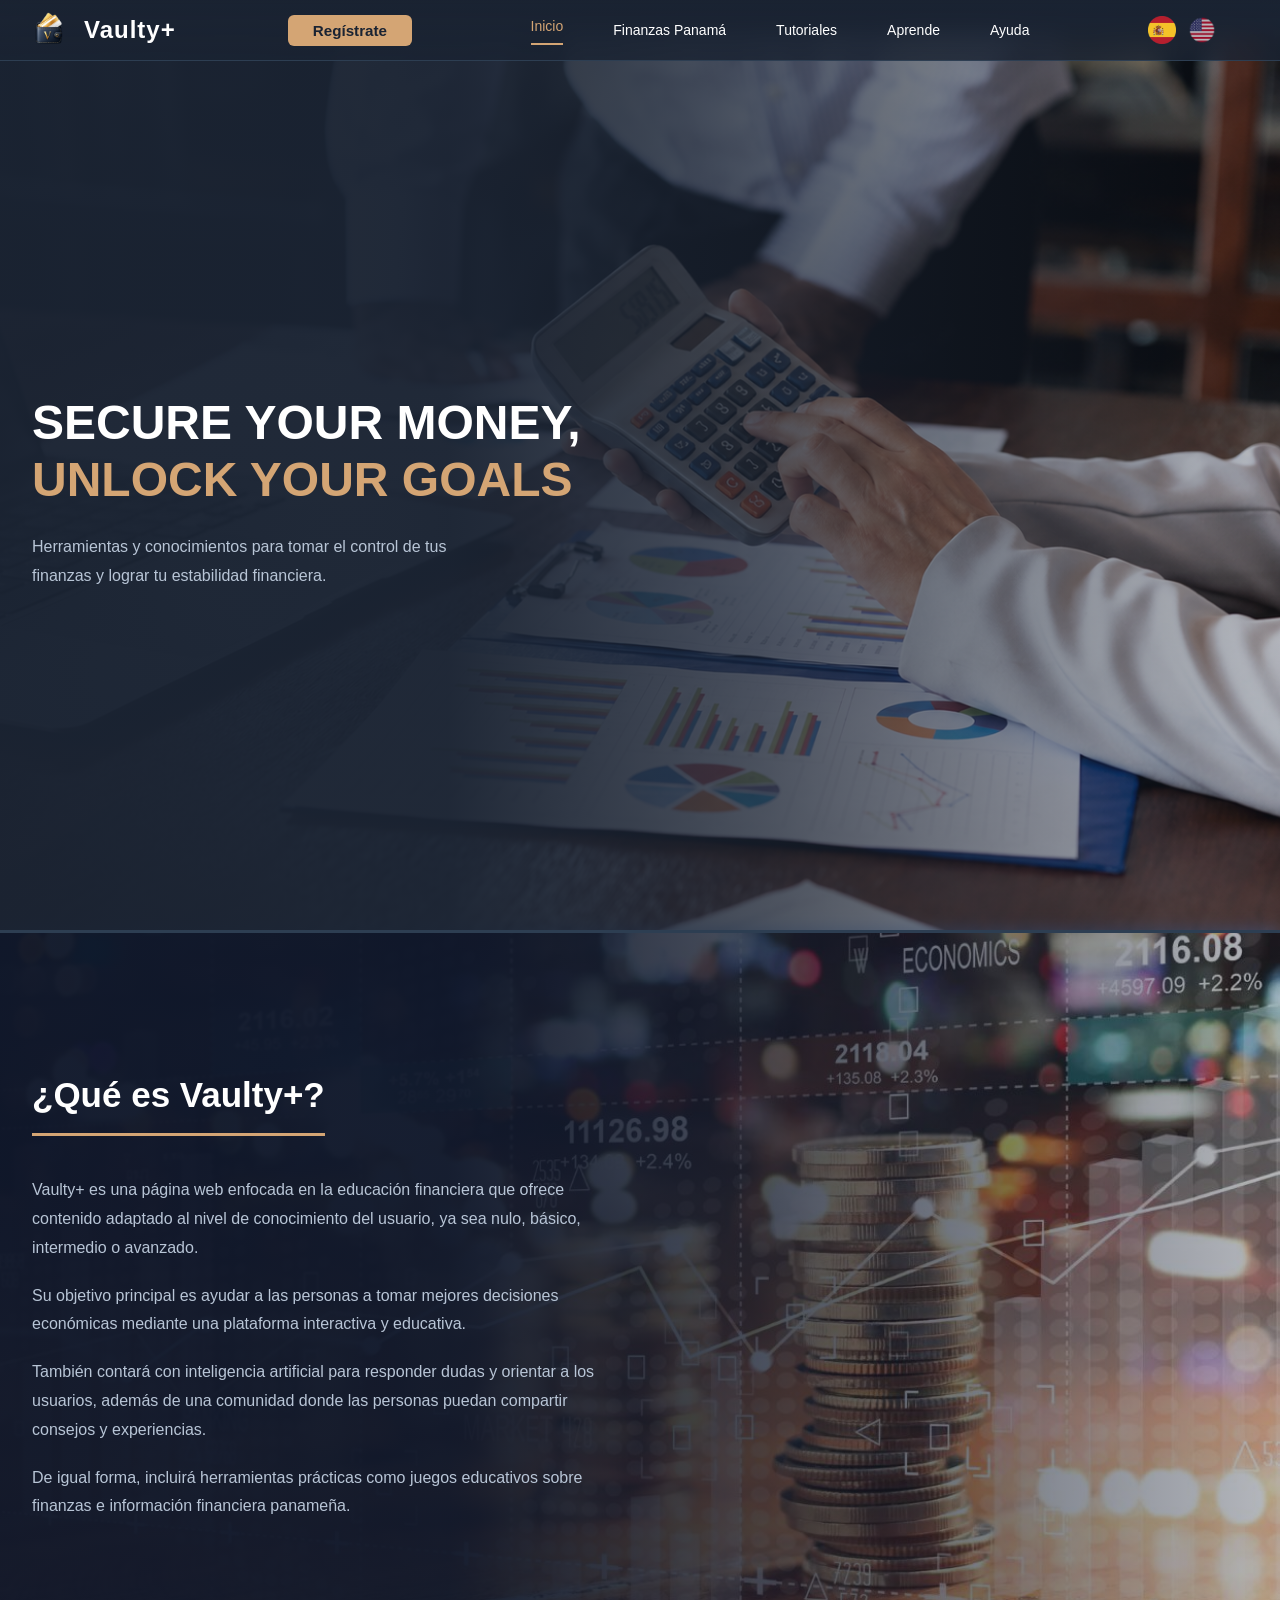
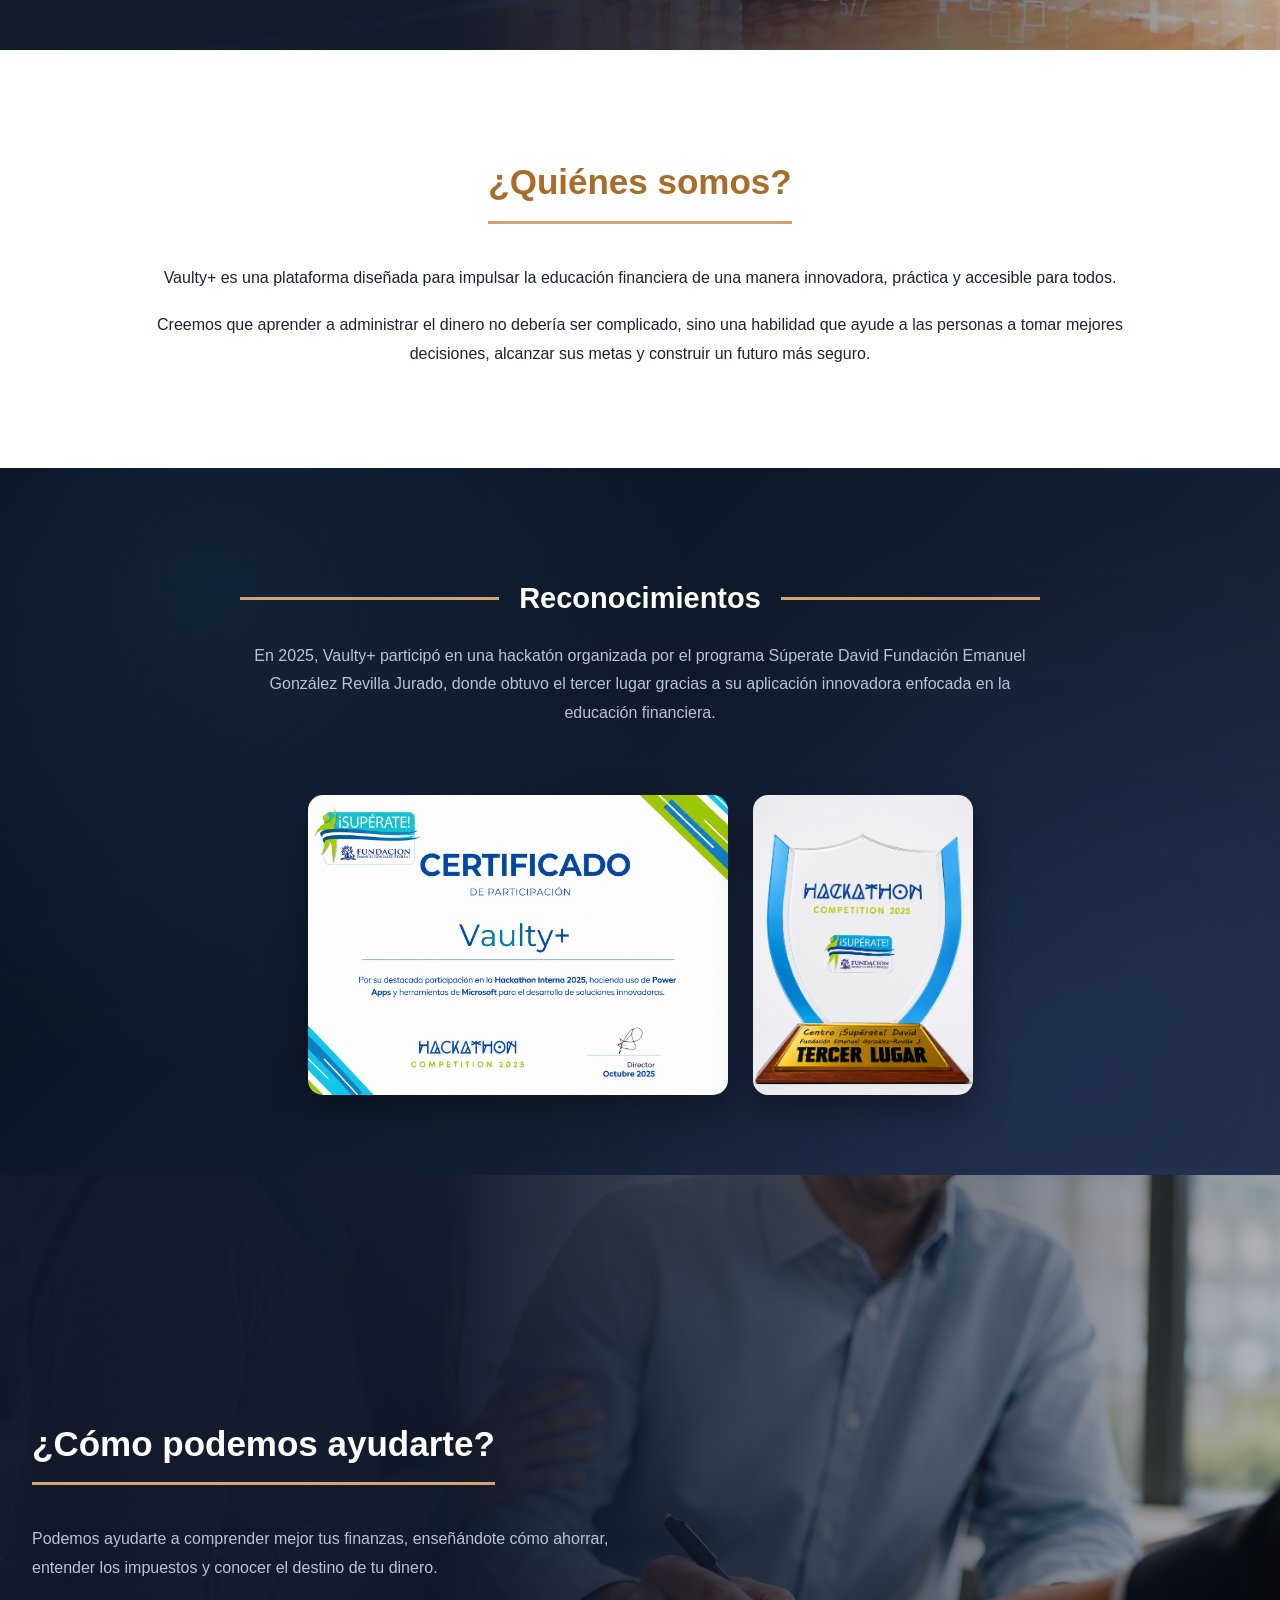
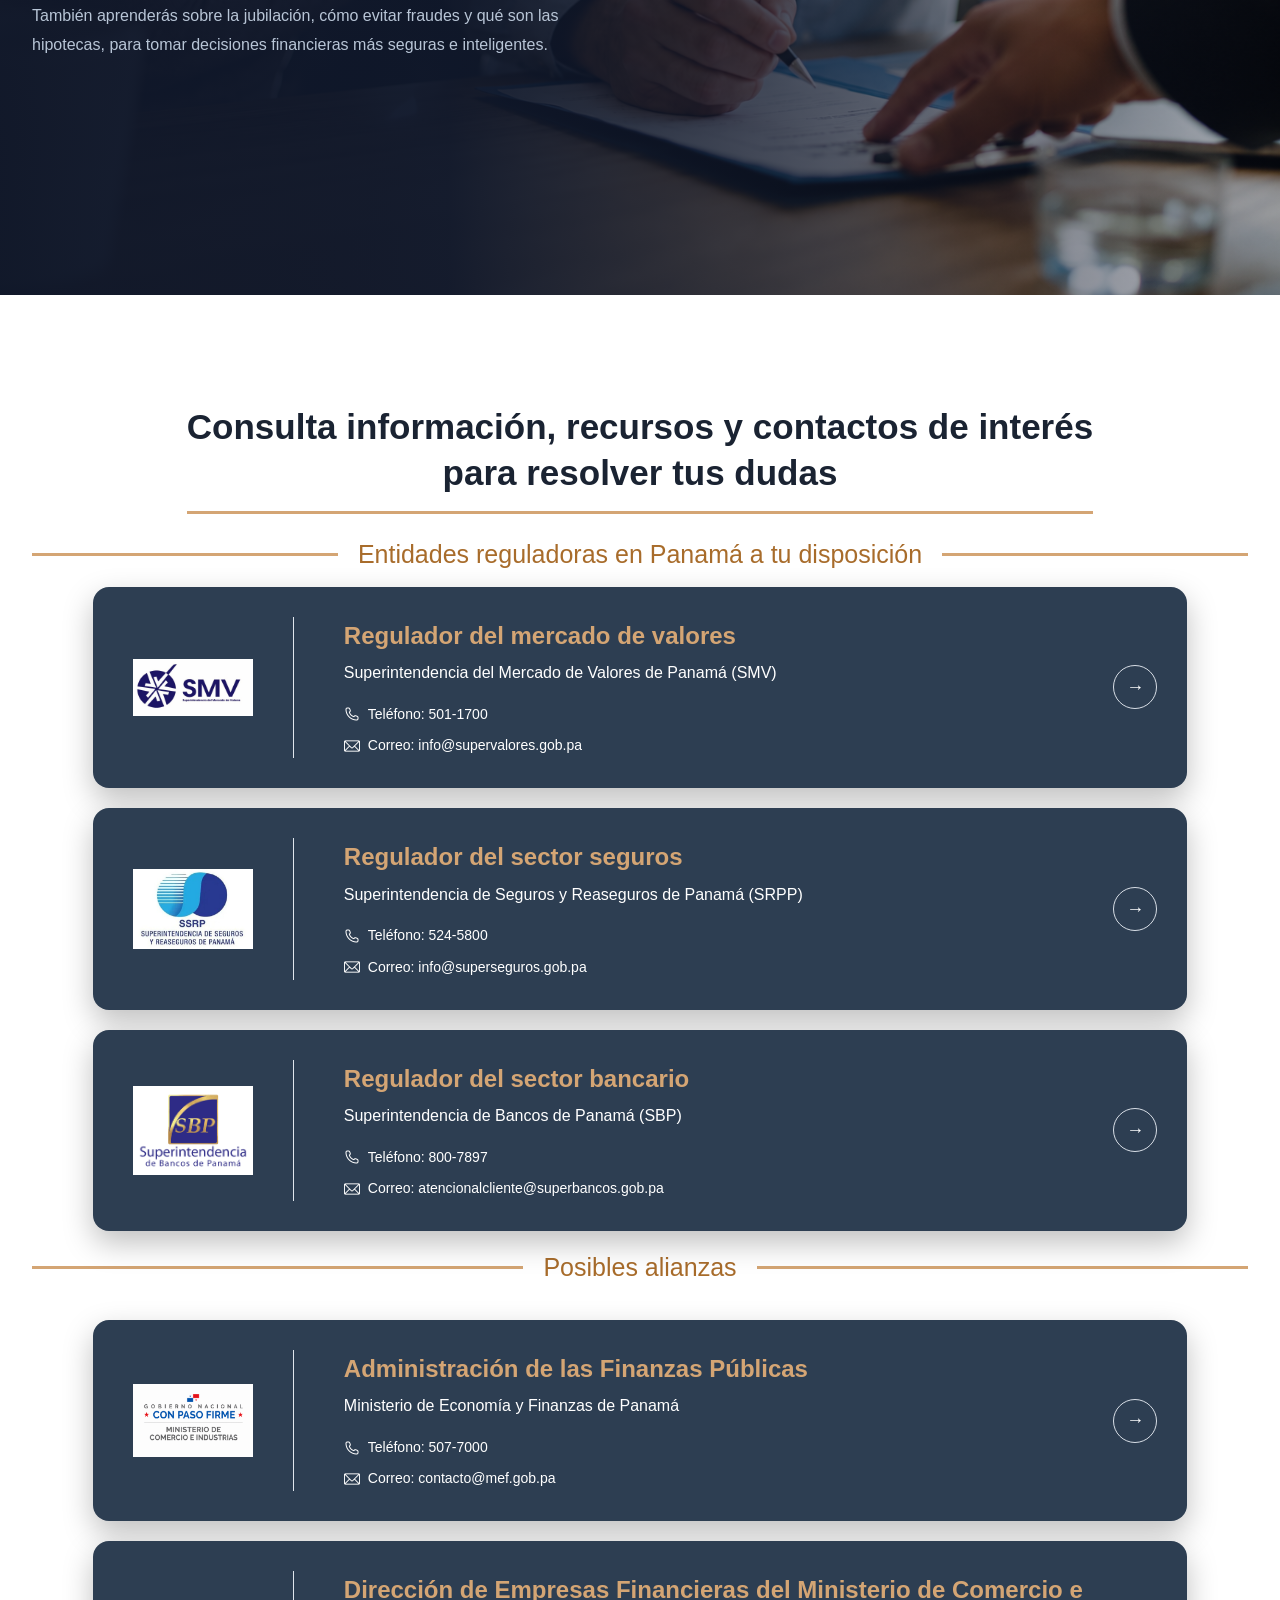
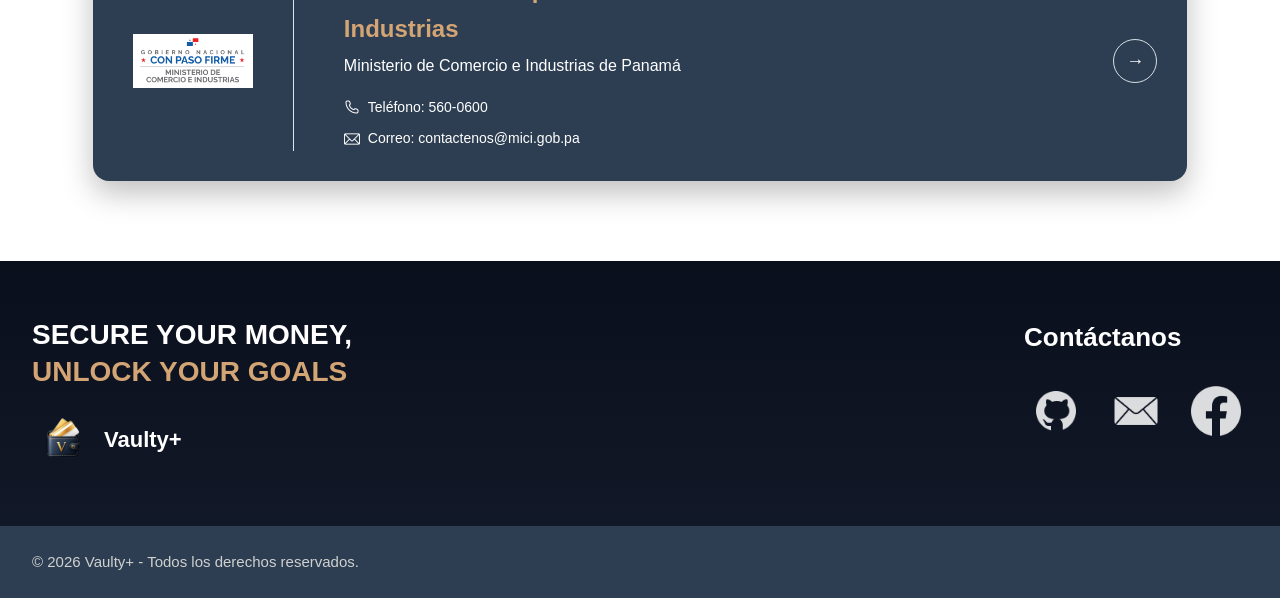
<file: index.html>
<!DOCTYPE html>
<html lang="es">
<head>
    <meta charset="UTF-8">
    <meta name="viewport" content="width=device-width, initial-scale=1.0">
    <link rel="stylesheet" href="index.css">
    <title>Vaulty+ - Inicio</title>

</head>
<body>
    <!-- HEADER -->
    <header id="header">
        <div class="header-content">
            <!-- Logo y Boton de reguistro -->
            <div class="logo">
                <div class="logo-icon"><img src="img/logo_vaulty+.png"></div>
                <span>Vaulty+</span>
                <button class="btn-register" data-es="Regístrate" data-en="Register">Regístrate</button>
            </div>

           <!-- Navegación -->
           <nav>
             <a href="index.html" class="active" data-es="Inicio" data-en="Home">Inicio</a>

             <div class="nav-item dropdown">
                 <a href="finanzas.html" data-es="Finanzas Panamá" data-en="Panama's financial sector">
                   Finanzas Panamá </a>
                 <ul class="dropdown-menu">
                     <li><a href="finanzas_fraudes.html" data-es="Fraudes" data-en="Frauds">Fraudes</a></li>
                     <li><a href="finanzas_impuestos.html" data-es="Impuestos" data-en="Taxes">Impuestos</a></li>
                     <li><a href="finanzas_seguro.html" data-es="Seguro Social" data-en="Social Security">Seguro Social</a></li>
                 </ul>
             </div>

             <div class="nav-item dropdown">
                 <a href="tutoriales.html" data-es="Tutoriales" data-en="Tutorials">
                    Tutoriales </a>
                 <ul class="dropdown-menu">
                    <li><a href="tutoriales_podcast.html" data-es="Podcast" data-en="Podcast">Podcast</a></li>
                    <li><a href="tutoriales_assesorias.html" data-es="Asesorias" data-en="Advisory">Asesorias</a></li>
                    <li><a href="tutoriales_trading.html" data-es="Trading" data-en="Trading">Trading</a></li>
                 </ul>
             </div>

             <div class="nav-item dropdown">
                  <a href="aprende.html" data-es="Aprende" data-en="Learn">
                     Aprende</a>
                  <ul class="dropdown-menu">
                     <li><a href="aprende_glosario.html" data-es="Glosarios" data-en="Glossary">Glosario</a></li>
                     <li><a href="aprende_guias.html" data-es="Guias" data-en="Guides">Guías</a></li>
                     <li><a href="aprende_juegos.html" data-es="Juegos" data-en="Games">Juegos</a></li>
                     <li><a href="aprende_monedas.html" data-es="Monedas" data-en="Coins">Monedas</a></li>
                  </ul>
             </div>

             <div class="nav-item dropdown">
                 <a href="ayuda.html" data-es="Ayuda" data-en="Help">
                    Ayuda </a>
                  <ul class="dropdown-menu">
                      <li><a href="#" data-es="Preguntas Frecuentes" data-en="Frequently Asked Questions">Preguntas Frecuentes</a></li>
                      <li><a href="#" data-es="Contacto" data-en="Contact">Contacto</a></li>
                  </ul>
             </div>

         </nav>

            <!-- Selector de idioma -->
            <div class="nav-right">
                <div class="language-switcher">
                    <img src="img/spain.png" alt="ES" title="Español" onclick="setLang('es')" />
                    <img src="img/ingles.png" alt="EN" title="English" onclick="setLang('en')" />
                </div>
            </div>
        </div>
    </header>

    <!-- HERO — sección principal de Inicio -->
    <section class="hero-inicio">
        <img src="img/finanza_principal.png" alt="Persona organizando sus finanzas personales" class="hero-inicio-img">
        <div class="hero-inicio-bg"></div>
        <div class="hero-inicio-content">
            <h1>
                <span data-es="SECURE YOUR MONEY," data-en="SECURE YOUR MONEY,">SECURE YOUR MONEY,</span>
                <span class="accent" data-es="UNLOCK YOUR GOALS" data-en="UNLOCK YOUR GOALS">UNLOCK YOUR GOALS</span>
            </h1>
            <p data-es="Herramientas y conocimientos para tomar el control de tus finanzas y lograr tu estabilidad financiera."
               data-en="Tools and knowledge to take control of your finances and achieve financial stability.">
                Herramientas y conocimientos para tomar el control de tus finanzas y lograr tu estabilidad financiera.
            </p>
        </div>
    </section>


    <!-- SECCIÓN 1 - QUÉ ES VAULTY+ -->
    <section class="about-section que-es-vaulty">
        <img src="img/finanzas_index.jpeg" alt="Finanzas" class="que-es-vaulty-img">
        <div class="about-overlay"></div>

        <div class="about-container">
            <div class="about-text">
                <h2 data-es="¿Qué es Vaulty+?" data-en="What is Vaulty+?">¿Qué es Vaulty+?</h2>

                <p data-es="Vaulty+ es una página web enfocada en la educación financiera que ofrece contenido adaptado al nivel de conocimiento del usuario, ya sea nulo, básico, intermedio o avanzado."
                   data-en="Vaulty+ is a website focused on financial education that offers content tailored to the user's level of knowledge, whether it's nonexistent, basic, intermediate, or advanced.">
                    Vaulty+ es una página web enfocada en la educación financiera que ofrece contenido adaptado al nivel de conocimiento del usuario, ya sea nulo, básico, intermedio o avanzado.
                </p>

                <p data-es="Su objetivo principal es ayudar a las personas a tomar mejores decisiones económicas mediante una plataforma interactiva y educativa."
                   data-en="Its main goal is to help people make better financial decisions through an interactive and educational platform.">
                    Su objetivo principal es ayudar a las personas a tomar mejores decisiones económicas mediante una plataforma interactiva y educativa.
                </p>

                <p data-es="También contará con inteligencia artificial para responder dudas y orientar a los usuarios, además de una comunidad donde las personas puedan compartir consejos y experiencias."
                   data-en="It will also feature artificial intelligence to answer questions and guide users, as well as a community where people can share tips and experiences.">
                    También contará con inteligencia artificial para responder dudas y orientar a los usuarios, además de una comunidad donde las personas puedan compartir consejos y experiencias.
                </p>

                <p data-es="De igual forma, incluirá herramientas prácticas como juegos educativos sobre finanzas e información financiera panameña."
                   data-en="It will also include practical tools such as educational games on finance and information about Panama's financial system.">
                    De igual forma, incluirá herramientas prácticas como juegos educativos sobre finanzas e información financiera panameña.
                </p>
            </div>
        </div>
    </section>


    <!-- SECCIÓN 2 - QUIÉNES SOMOS -->
    <section class="about-section quienes-somos">
        <div class="about-overlay"></div>

        <div class="about-text">
            <h2 data-es="¿Quiénes somos?" data-en="Who are we?">¿Quiénes somos?</h2>

            <p data-es="Vaulty+ es una plataforma diseñada para impulsar la educación financiera de una manera innovadora, práctica y accesible para todos."
               data-en="Vaulty+ is a platform designed to promote financial education in an innovative, practical, and accessible way for everyone.">
                Vaulty+ es una plataforma diseñada para impulsar la educación financiera de una manera innovadora, práctica y accesible para todos.
            </p>

            <p data-es="Creemos que aprender a administrar el dinero no debería ser complicado, sino una habilidad que ayude a las personas a tomar mejores decisiones, alcanzar sus metas y construir un futuro más seguro."
               data-en="We believe that learning how to manage money should not be complicated, but rather a skill that helps people make better decisions, achieve their goals, and build a more secure future.">
                Creemos que aprender a administrar el dinero no debería ser complicado, sino una habilidad que ayude a las personas a tomar mejores decisiones, alcanzar sus metas y construir un futuro más seguro.
            </p>
        </div>
    </section>


    <!-- SECCIÓN 2.1 - RECONOCIMIENTOS -->
    <section class="about-section reconocimiento-vaulty">
        <div class="about-overlay"></div>

        <div class="about-container reconocimiento-vaulty-container">
            <div class="about-text">
                <h3 data-es="Reconocimientos" data-en="Recognition">Reconocimientos</h3>
                <p data-es="En 2025, Vaulty+ participó en una hackatón organizada por el programa Súperate David Fundación Emanuel González Revilla Jurado, donde obtuvo el tercer lugar gracias a su aplicación innovadora enfocada en la educación financiera."
                   data-en="In 2025, Vaulty+ participated in a Hackathon organized by the Súperate David Program and the Emanuel González Revilla Foundation. The platform earned third place for its innovative financial education application, demonstrating its commitment to empowering individuals through accessible and practical financial learning solutions.">
                    En 2025, Vaulty+ participó en una hackatón organizada por el programa Súperate David Fundación Emanuel González Revilla Jurado, donde obtuvo el tercer lugar gracias a su aplicación innovadora enfocada en la educación financiera.
                </p>
            </div>

            <div class="about-cards">
                <div class="about-card horizontal-card">
                    <img src="img/certificado_vaulty.png" alt="Certificado">
                </div>

                <div class="about-card vertical-card">
                    <img src="img/trofeo_vaulty.png" alt="Trofeo">
                </div>
            </div>
        </div>
    </section>


    <!-- SECCIÓN 3 - CÓMO PODEMOS AYUDARTE -->
    <section class="about-section como-podemos-ayudarte">
        <img src="img/como_ayudarte.png" alt="Cómo ayudarte" class="como-podemos-ayudarte-img">
        <div class="about-overlay"></div>

        <div class="about-container">
            <div class="about-text">
                <h2 data-es="¿Cómo podemos ayudarte?" data-en="How can we help you?">¿Cómo podemos ayudarte?</h2>

                <p data-es="Podemos ayudarte a comprender mejor tus finanzas, enseñándote cómo ahorrar, entender los impuestos y conocer el destino de tu dinero."
                   data-en="We can help you gain a deeper understanding of your finances by teaching you how to save effectively, understand taxes, and track where your money goes.">
                    Podemos ayudarte a comprender mejor tus finanzas, enseñándote cómo ahorrar, entender los impuestos y conocer el destino de tu dinero.
                </p>

                <p data-es="También aprenderás sobre la jubilación, cómo evitar fraudes y qué son las hipotecas, para tomar decisiones financieras más seguras e inteligentes."
                   data-en="You will also learn about retirement planning, how to recognize and avoid financial fraud, and the fundamentals of mortgages, empowering you to make smarter and more secure financial decisions.">
                    También aprenderás sobre la jubilación, cómo evitar fraudes y qué son las hipotecas, para tomar decisiones financieras más seguras e inteligentes.
                </p>
            </div>

        </div>
    </section>

    <!-- SECCIÓN 4 - ENTIDADES Y POSIBLES ALIANZAS -->
    <section class="about-section entidades-alianzas">
        <div class="about-container">
            <div class="about-text">
                <h2>
                  <span
                       data-es="Consulta información, recursos y contactos de interés"
                       data-en="Explore valuable information, resources, and key contacts">
                       Consulta información, recursos y contactos de interés
                 </span>
                   <br>
                 <span
                      data-es="para resolver tus dudas"
                      data-en="to answer your questions">
                      para resolver tus dudas
                 </span>
              </h2>
                <h3 data-es="Entidades reguladoras en Panamá a tu disposición" data-en="Panamanian regulatory institutions at your service" class="entidades-lista-organizaciones">Entidades reguladoras en Panamá a tu disposición</h3>
                <div class="entidades-lista">

                    <!-- Superintendencia del Mercado de Valores de Panamá -->
                    <div class="entidad-card">
                        <img src="img/logoSMV.jpg" alt="SMV" class="entidad-logo">

                        <div class="entidad-divider"></div>

                        <div class="entidad-texto">
                            <h4 data-es="Regulador del mercado de valores" data-en="Securities Market Regulator">Regulador del mercado de valores</h4>
                            <p data-es="Superintendencia del Mercado de Valores de Panamá (SMV)" data-en="Superintendency of the Securities Market of Panama (SMV)">Superintendencia del Mercado de Valores de Panamá (SMV)</p>

                            <div class="entidad-contacto">
                                <img src="iconos/llamar.png" alt="Teléfono" class="entidad-icono">
                                <p data-es="Teléfono: 501-1700" data-en="Phone: 501-1700">Teléfono: 501-1700</p>
                            </div>

                            <div class="entidad-contacto">
                                <img src="iconos/correo-electronico.png" alt="Correo" class="entidad-icono">
                                <p data-es="Correo: info@supervalores.gob.pa" data-en="Email: info@supervalores.gob.pa">Correo: info@supervalores.gob.pa</p>
                            </div>
                        </div>

                        <a href="https://www.supervalores.gob.pa" target="_blank" rel="noopener" class="entidad-arrow" aria-label="Ver más sobre la SMV">→</a>
                    </div>

                    <!-- Regulador del sector seguros -->
                    <div class="entidad-card">
                        <img src="img/logoSRPP.jpg" alt="SSRP" class="entidad-logo">

                        <div class="entidad-divider"></div>

                        <div class="entidad-texto">
                            <h4 data-es="Regulador del sector seguros" data-en="Insurance Sector Regulator">Regulador del sector seguros</h4>
                            <p data-es="Superintendencia de Seguros y Reaseguros de Panamá (SRPP)" data-en="Superintendency of Insurance and Reinsurance of Panama (SRPP)">Superintendencia de Seguros y Reaseguros de Panamá (SRPP)</p>

                            <div class="entidad-contacto">
                                <img src="iconos/llamar.png" alt="Teléfono" class="entidad-icono">
                                <p data-es="Teléfono: 524-5800" data-en="Phone: 524-5800">Teléfono: 524-5800</p>
                            </div>

                            <div class="entidad-contacto">
                                <img src="iconos/correo-electronico.png" alt="Correo" class="entidad-icono">
                                <p data-es="Correo: info@superseguros.gob.pa" data-en="Email: info@superseguros.gob.pa">Correo: info@superseguros.gob.pa</p>
                            </div>
                        </div>

                        <a href="https://www.superseguros.gob.pa" target="_blank" rel="noopener" class="entidad-arrow" aria-label="Ver más sobre la SRPP">→</a>
                    </div>

                    <!-- Regulador del sector bancario -->
                    <div class="entidad-card">
                        <img src="img/logoSBP.png" alt="SBP" class="entidad-logo">

                        <div class="entidad-divider"></div>

                        <div class="entidad-texto">
                            <h4 data-es="Regulador del sector bancario" data-en="Banking Sector Regulator">Regulador del sector bancario</h4>
                            <p data-es="Superintendencia de Bancos de Panamá (SBP)" data-en="Superintendency of Banks of Panama (SBP)">Superintendencia de Bancos de Panamá (SBP)</p>

                            <div class="entidad-contacto">
                                <img src="iconos/llamar.png" alt="Teléfono" class="entidad-icono">
                                <p data-es="Teléfono: 800-7897" data-en="Phone: 800-7897">Teléfono: 800-7897</p>
                            </div>

                            <div class="entidad-contacto">
                                <img src="iconos/correo-electronico.png" alt="Correo" class="entidad-icono">
                                <p data-es="Correo: atencionalcliente@superbancos.gob.pa" data-en="Email: atencionalcliente@superbancos.gob.pa">Correo: atencionalcliente@superbancos.gob.pa</p>
                            </div>
                        </div>

                        <a href="https://www.superbancos.gob.pa" target="_blank" rel="noopener" class="entidad-arrow" aria-label="Ver más sobre la SBP">→</a>
                    </div>

                    <h3 data-es="Posibles alianzas" data-en="Potential Partnerships" class="entidades-lista-organizaciones">Posibles alianzas</h3>

                    <!-- Administración de las Finanzas Públicas -->
                    <div class="entidad-card">
                        <img src="img/MEF.PNG" alt="MEF" class="entidad-logo">

                        <div class="entidad-divider"></div>

                        <div class="entidad-texto">
                            <h4 data-es="Administración de las Finanzas Públicas" data-en="Public Finance Administration">Administración de las Finanzas Públicas</h4>
                            <p data-es="Ministerio de Economía y Finanzas de Panamá" data-en="Ministry of Economy and Finance of Panama">Ministerio de Economía y Finanzas</p>

                            <div class="entidad-contacto">
                                <img src="iconos/llamar.png" alt="Teléfono" class="entidad-icono">
                                <p data-es="Teléfono: 507-7000" data-en="Phone: 507-7000">Teléfono: 507-7000</p>
                            </div>

                            <div class="entidad-contacto">
                                <img src="iconos/correo-electronico.png" alt="Correo" class="entidad-icono">
                                <p data-es="Correo: contacto@mef.gob.pa" data-en="Email: contacto@mef.gob.pa">Correo: contacto@mef.gob.pa</p>
                            </div>
                        </div>

                        <a href="https://www.mef.gob.pa" target="_blank" rel="noopener" class="entidad-arrow" aria-label="Ver más sobre la MEF">→</a>
                    </div>

                    <!-- Dirección de Empresas Financieras del Ministerio de Comercio e Industrias -->
                    <div class="entidad-card">
                        <img src="img/MICI.jpeg" alt="MICI" class="entidad-logo">

                        <div class="entidad-divider"></div>

                        <div class="entidad-texto">
                            <h4 data-es="Dirección de Empresas Financieras del Ministerio de Comercio e Industrias" data-en="Directorate of Financial Companies of the Ministry of Commerce and Industries">Dirección de Empresas Financieras del Ministerio de Comercio e Industrias</h4>
                            <p data-es="Ministerio de Comercio e Industrias de Panamá" data-en="Ministry of Commerce and Industries of Panama">Ministerio de Comercio e Industrias de Panamá</p>

                            <div class="entidad-contacto">
                                <img src="iconos/llamar.png" alt="Teléfono" class="entidad-icono">
                                <p data-es="Teléfono: 560-0600" data-en="Phone: 560-0600">Teléfono: 560-0600</p>
                            </div>

                            <div class="entidad-contacto">
                                <img src="iconos/correo-electronico.png" alt="Correo" class="entidad-icono">
                                <p data-es="Correo: contactenos@mici.gob.pa" data-en="Email: contactenos@mici.gob.pa">Correo: contactenos@mici.gob.pa</p>
                            </div>
                        </div>

                        <a href="https://mici.gob.pa" target="_blank" rel="noopener" class="entidad-arrow" aria-label="Ver más sobre la MICI">→</a>
                    </div>

                </div>

            </div>
        </div>
    </section>


    <!-- FOOTER -->
    <footer class="footer">
        <div class="footer-top">
            <div class="footer-top-inner">

                <div class="footer-brand">
                    <h2>
                        <span data-es="SECURE YOUR MONEY," data-en="SECURE YOUR MONEY,">SECURE YOUR MONEY,</span>
                        <span class="accent" data-es="UNLOCK YOUR GOALS" data-en="UNLOCK YOUR GOALS">UNLOCK YOUR GOALS</span>
                    </h2>
                    <div class="footer-logo">
                        <img src="img/logo_vaulty+.png" alt="Logo Vaulty+">
                        <span>Vaulty+</span>
                    </div>
                </div>

                <div class="footer-contact">
                    <h3 data-es="Contáctanos" data-en="Contact us">Contáctanos</h3>
                    <div class="contact-links">
                        <a href="https://github.com/Vaulty2027" class="footer-icon" aria-label="GitHub" target="_blank" rel="noopener">
                            <img src="iconos/github.png" alt="GitHub">
                        </a>
                        <a href="mailto:vaultypty@gmail.com" class="footer-icon" aria-label="Correo">
                            <img src="iconos/correo.png" alt="Correo">
                        </a>
                        <a href="https://www.facebook.com/share/1E4h8KaVst/?mibextid=wwXIfr" class="footer-icon" aria-label="Facebook" target="_blank" rel="noopener">
                            <img src="iconos/facebook.png" alt="Facebook">
                        </a>
                    </div>
                </div>

            </div>
        </div>

        <div class="footer-bottom">
            <p class="copyright" data-es="© 2026 Vaulty+ - Todos los derechos reservados." data-en="© 2026 Vaulty+ - All rights reserved.">
                © 2026 Vaulty+ - Todos los derechos reservados.
            </p>
        </div>
    </footer>

    <script src="index.js"></script>

</body>
</html>
</file>
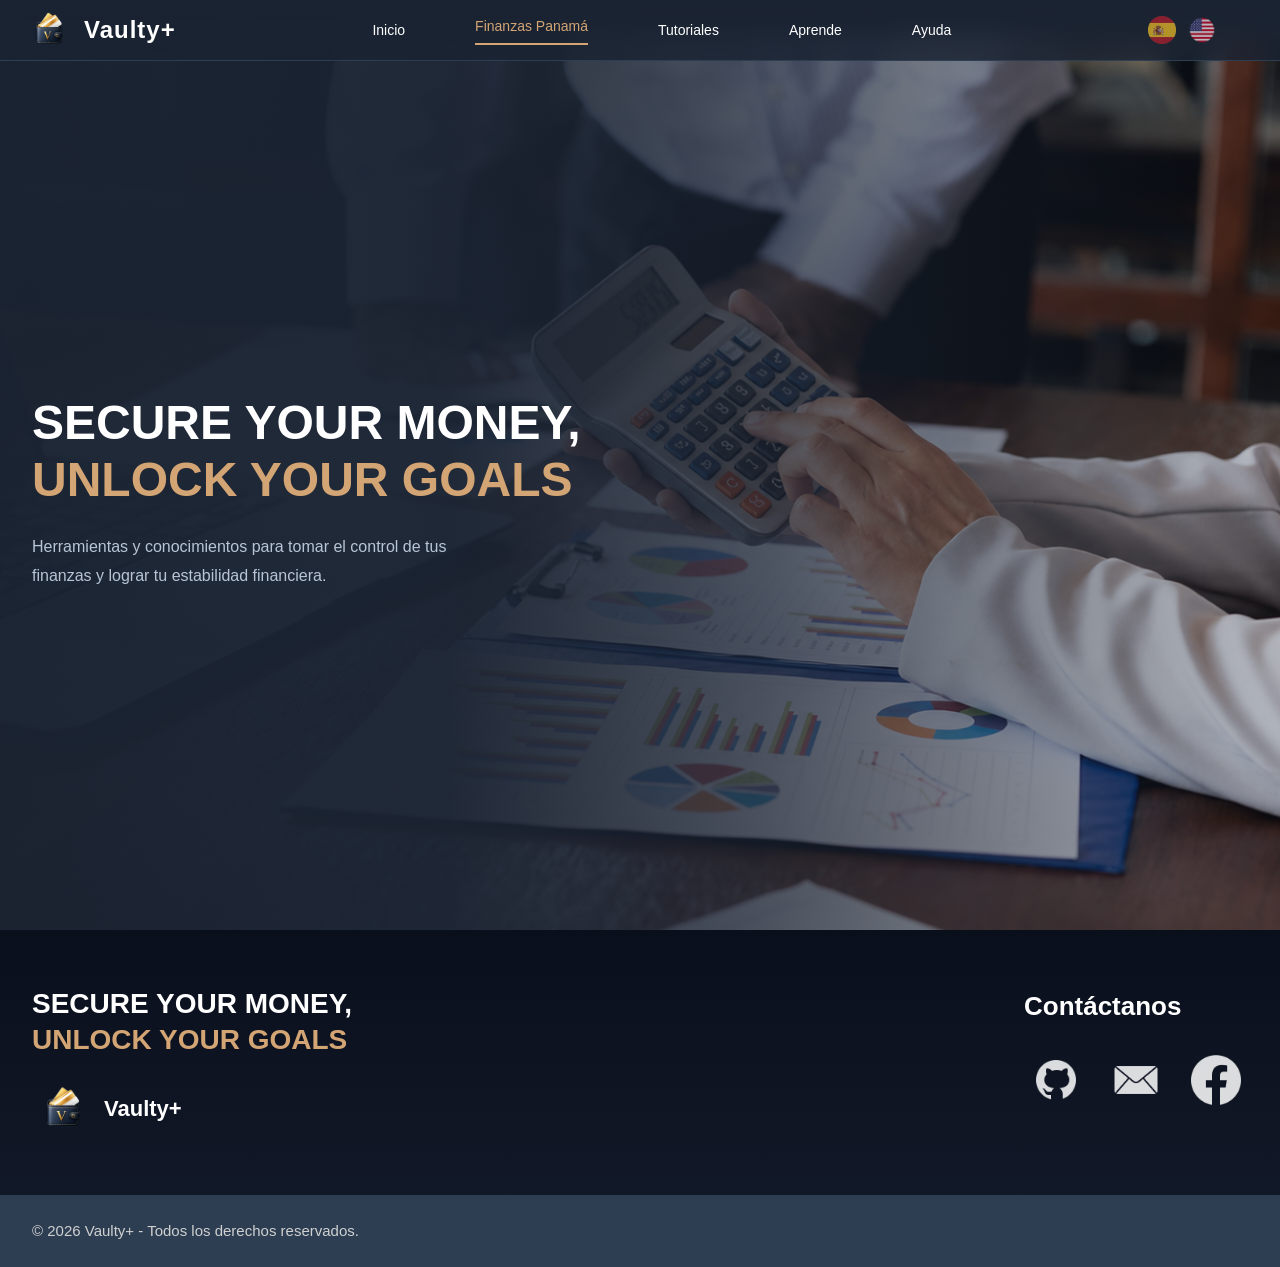
<file: finanzas.html>
<!--Declaración HTML-->
<!DOCTYPE html>
<html lang="es">
<head>
    <meta charset="UTF-8">
    <meta name="viewport" content="width=device-width, initial-scale=1.0">
    <link rel="stylesheet" href="finanzas.css">
    <title>Vaulty+ - Finanzas</title>

</head>
<body>
  <!-- HEADER -->
  <header id="header">
    <div class="header-content">
     <!-- Logo -->
     <div class="logo">
       <div class="logo-icon"><img src="img/logo_vaulty+.png"></div>
        <span>Vaulty+</span>
    </div>

    <!-- Navegación -->
    <nav>
      <a href="index.html" data-es="Inicio" data-en="Home">Inicio</a>

      <div class="nav-item dropdown">
        <a href="finanzas.html" class="active" data-es="Finanzas Panamá" data-en="Panama's financial sector">Finanzas Panamá </a>
        <ul class="dropdown-menu">
          <li><a href="finanzas_fraudes.html" data-es="Fraudes" data-en="Frauds">Fraudes</a></li>
          <li><a href="finanzas_impuestos.html" data-es="Impuestos" data-en="Taxes">Impuestos</a></li>
          <li><a href="finanzas_seguro.html" data-es="Seguro Social" data-en="Social Security">Seguro Social</a></li>
        </ul>
      </div>

      <div class="nav-item dropdown">
        <a href="tutoriales.html" data-es="Tutoriales" data-en="Tutorials">Tutoriales </a>
        <ul class="dropdown-menu">
         <li><a href="tutoriales_podcast.html" data-es="Podcast" data-en="Podcast">Podcast</a></li>
         <li><a href="tutoriales_assesorias.html" data-es="Asesorias" data-en="Advisory">Asesorias</a></li>
         <li><a href="tutoriales_trading.html" data-es="Trading" data-en="Trading">Trading</a></li>
        </ul>
      </div>

      <div class="nav-item dropdown">
        <a href="aprende.html" data-es="Aprende" data-en="Learn">Aprende</a>
        <ul class="dropdown-menu">
          <li><a href="aprende_glosario.html" data-es="Glosarios" data-en="Glossary">Glosario</a></li>
          <li><a href="aprende_guias.html" data-es="Guias" data-en="Guides">Guías</a></li>
          <li><a href="aprende_juegos.html" data-es="Juegos" data-en="Games">Juegos</a></li>
          <li><a href="aprende_monedas.html" data-es="Monedas" data-en="Coins">Monedas</a></li>
        </ul>
     </div>

     <div class="nav-item dropdown">
       <a href="ayuda.html" data-es="Ayuda" data-en="Help">Ayuda </a>
        <ul class="dropdown-menu"> 
          <li><a href="#"data-es="Preguntas Frecuentes" data-en="Frequently Asked Questions">Preguntas Frecuentes</a></li>
          <li><a href="#"data-es="Contacto" data-en="Contact">Contacto</a></li>
        </ul>
     </div>

    </nav>

    <!-- Selector de idioma -->
    <div class="nav-right">
      <div class="language-switcher">
        <img src="img/spain.png" alt="ES" title="Español" onclick="setLang('es')" />
        <img src="img/ingles.png" alt="EN" title="English" onclick="setLang('en')" />
      </div>
    </div>
    </div>
  </header>

  <!-- HERO — sección principal -->
  <section class="hero-finanzas">
    <img src="img/finanza_principal.png" alt="fondo finanzas" class="hero-finanzas-img">
    <div class="hero-finanzas-bg"></div>
    <div class="hero-finanzas-content">
      <h1 data-es="SECURE YOUR MONEY" data-en="SECURE YOUR MONEY">
        SECURE YOUR MONEY,
        <span class="accent" data-es="UNLOCK YOUR GOALS" data-en="UNLOCK YOUR GOALS">UNLOCK YOUR GOALS</span>
      </h1>
      <p data-es="Herramientas y conocimientos para tomar el control de tus finanzas y lograr tu estabilidad financiera."
         data-en="Tools and knowledge to take control of your finances and achieve financial stability.">
        Herramientas y conocimientos para tomar el control de tus finanzas y lograr tu estabilidad financiera.
      </p>
    </div>
  </section>
  <!-- FOOTER -->
  <footer class="footer">
        <div class="footer-top">
            <div class="footer-top-inner">

                <div class="footer-brand">
                    <h2>
                        <span data-es="SECURE YOUR MONEY," data-en="SECURE YOUR MONEY,">SECURE YOUR MONEY,</span>
                        <span class="accent" data-es="UNLOCK YOUR GOALS" data-en="UNLOCK YOUR GOALS">UNLOCK YOUR GOALS</span>
                    </h2>
                    <div class="footer-logo">
                        <img src="img/logo_vaulty+.png" alt="Logo Vaulty+">
                        <span>Vaulty+</span>
                    </div>
                </div>

                <div class="footer-contact">
                    <h3 data-es="Contáctanos" data-en="Contact us">Contáctanos</h3>
                    <div class="contact-links">
                        <a href="https://github.com/Vaulty2027" class="footer-icon" aria-label="GitHub" target="_blank" rel="noopener">
                            <img src="iconos/github.png" alt="GitHub">
                        </a>
                        <a href="mailto:info@vaultyplus.com" class="footer-icon" aria-label="Correo">
                            <img src="iconos/correo.png" alt="Correo">
                        </a>
                        <a href="#" class="footer-icon" aria-label="Facebook" target="_blank" rel="noopener">
                            <img src="iconos/facebook.png" alt="Facebook">
                        </a>
                    </div>
                </div>

            </div>
        </div>

        <div class="footer-bottom">
            <p class="copyright" data-es="© 2026 Vaulty+ - Todos los derechos reservados." data-en="© 2026 Vaulty+ - All rights reserved.">
                © 2026 Vaulty+ - Todos los derechos reservados.
            </p>
        </div>
  </footer>

  <script src="index.js"></script>

</body>
</html>
</file>
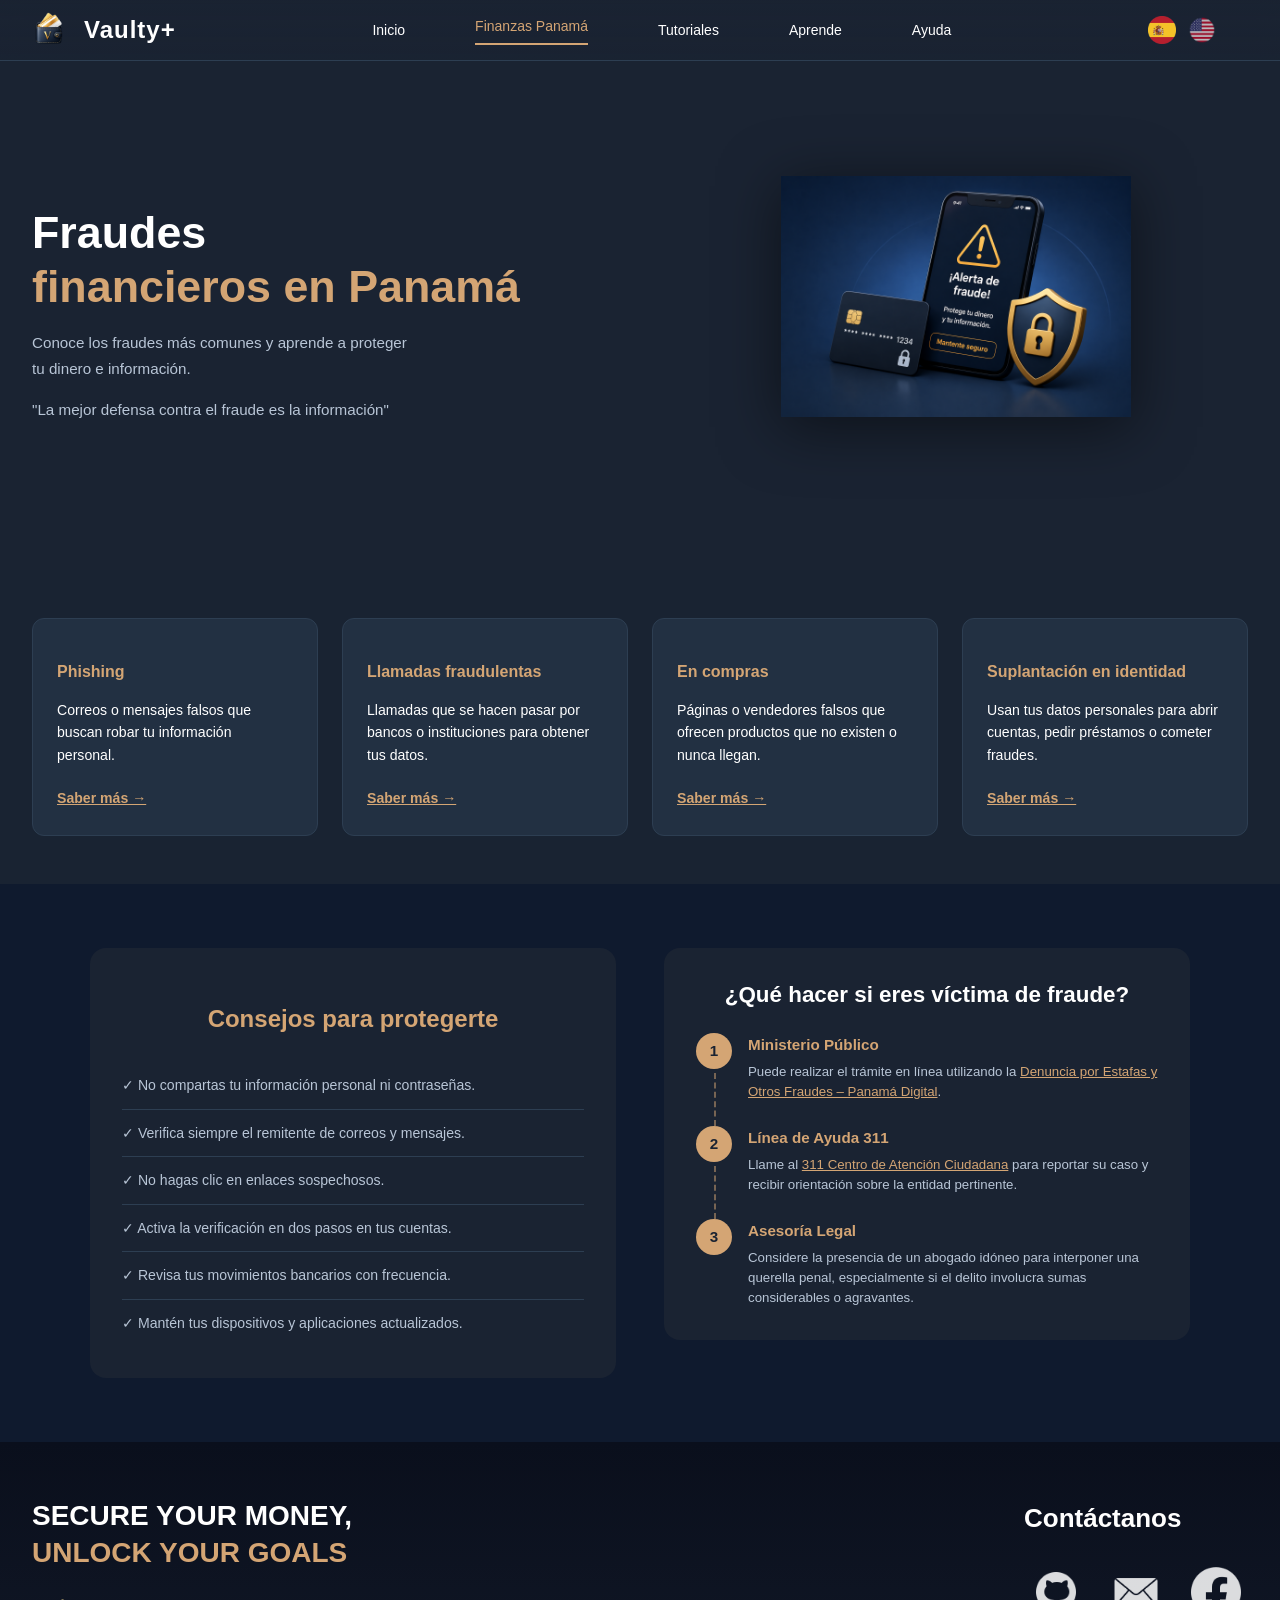
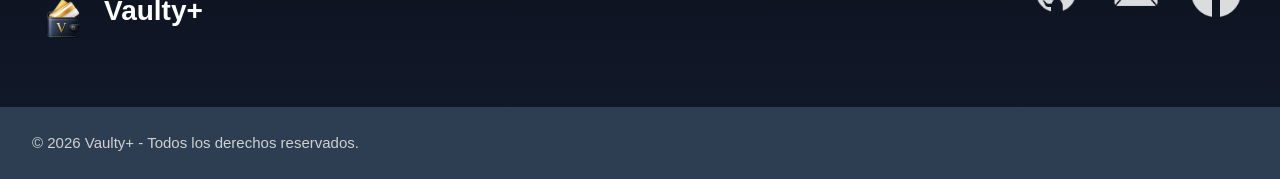
<file: finanzas_fraudes.html>
<!DOCTYPE html>
<html lang="es">
<head>
  <meta charset="UTF-8">
  <meta name="viewport" content="width=device-width, initial-scale=1.0">
  <link rel="stylesheet" href="finanzas_fraudes.css">
  <title>Vaulty+ - Fraudes</title>
</head>
<body>

  <!-- HEADER -->
  <header id="header">
    <div class="header-content">

      <!-- Logo -->
      <div class="logo">
        <div class="logo-icon"><img src="img/logo_vaulty+.png" alt="Vaulty+"></div>
        <span>Vaulty+</span>
      </div>

      <!-- Navegación -->
      <nav>
        <a href="index.html" data-es="Inicio" data-en="Home">Inicio</a>

        <div class="nav-item dropdown">
          <a href="finanzas.html" class="active" data-es="Finanzas Panamá" data-en="Panama's financial sector">
            Finanzas Panamá </a>
          <ul class="dropdown-menu">
            <li><a href="finanzas_fraudes.html" class="active" data-es="Fraudes" data-en="Frauds">Fraudes</a></li>
            <li><a href="finanzas_impuestos.html" data-es="Impuestos" data-en="Taxes">Impuestos</a></li>
            <li><a href="finanzas_seguro.html" data-es="Seguro Social" data-en="Social Security">Seguro Social</a></li>
          </ul>
        </div>

        <div class="nav-item dropdown">
          <a href="tutoriales.html" data-es="Tutoriales" data-en="Tutorials">
            Tutoriales</a>
          <ul class="dropdown-menu">
            <li><a href="tutoriales_podcast.html"  data-es="Podcast" data-en="Podcast">Podcast</a></li>
            <li><a href="tutoriales_asesorias.html"  data-es="Asesorias" data-en="Advisory">Asesorías</a></li>
            <li><a href="tutoriales_trading.html" data-es="Trading" data-en="Trading">Trading</a></li>
          </ul>
        </div>

        <div class="nav-item dropdown">
          <a href="aprende.html" data-es="Aprende" data-en="Learn">
            Aprende</a>
          <ul class="dropdown-menu">
            <li><a href="aprende_glosario.html" data-es="Glosarios" data-en="Glossary">Glosario</a></li>
            <li><a href="aprende_guias.html" data-es="Guias" data-en="Guides">Guías</a></li>
            <li><a href="aprende_juegos.html" data-es="Juegos" data-en="Games">Juegos</a></li>
            <li><a href="aprende_monedas.html" data-es="Monedas" data-en="Coins">Monedas</a></li>
          </ul>
        </div>

        <div class="nav-item dropdown">
          <a href="ayuda.html" data-es="Ayuda" data-en="Help">
            Ayuda</a>
          <ul class="dropdown-menu">
            <li><a href="#" data-es="Preguntas Frecuentes" data-en="Frequently Asked Questions">Preguntas Frecuentes</a></li>
            <li><a href="#" data-es="Contacto" data-en="Contact">Contacto</a></li>
          </ul>
        </div>
      </nav>

      <!-- Selector de idioma -->
      <div class="nav-right">
        <div class="language-switcher">
          <img src="img/spain.png" alt="ES" title="Español" onclick="setLang('es')">
          <img src="img/ingles.png" alt="EN" title="English" onclick="setLang('en')">
        </div>
      </div>

    </div>
  </header>

 <!-- HERO — sección principal de Fraudes -->
<section class="hero-finanzas-fraudes">
  <div class="hero-finanzas-fraudes-bg"></div>
  <div class="hero-finanzas-fraudes-content">

    <!-- Texto izquierda -->
    <div class="hero-text">
      <h1>
        <span data-es="Fraudes" data-en="Fraud">Fraudes</span>
        <span class="accent"
              data-es="financieros en Panamá"
              data-en="Financial Fraud in Panama">
          financieros en Panamá
        </span>
      </h1>

      <p
        data-es="Conoce los fraudes más comunes y aprende a proteger tu dinero e información."
        data-en="Learn about the most common frauds and how to protect your money and personal information.">
        Conoce los fraudes más comunes y aprende a proteger tu dinero e información.
      </p>

      <p 
         data-es='"La mejor defensa contra el fraude es la información"'
         data-en='"The best defense against fraud is information"'>
        "La mejor defensa contra el fraude es la información"
      </p>
    </div>

    <!-- Imagen derecha -->
    <div class="hero-image">
      <img src="img/fraudes.png"
       data-img-es="img/fraudes.png"
       data-img-en="img/fraudes_en.png"
       alt="Alerta de fraude">
    </div>
  </div>
</section>

<!-- TARJETAS — tipos de fraude -->
<section class="cards-section">
  <div class="cards-grid">

    <div class="card">
      <h3 data-es="Phishing" data-en="Phishing">Phishing</h3>

      <p
        data-es="Correos o mensajes falsos que buscan robar tu información personal."
        data-en="Fake emails or messages designed to steal your personal information.">
        Correos o mensajes falsos que buscan robar tu información personal.
      </p>

      <a href="fraudes_Phishing.html"
         data-es="Saber más →"
         data-en="Learn More →">
         Saber más →
      </a>
    </div>

    <div class="card">
      <h3 data-es="Llamadas fraudulentas" data-en="Fraudulent Calls">Llamadas Fraudulentas</h3>

      <p
        data-es="Llamadas que se hacen pasar por bancos o instituciones para obtener tus datos."
        data-en="Calls pretending to be from banks or institutions to obtain your personal information.">
        Llamadas que se hacen pasar por bancos o instituciones para obtener tus datos.
      </p>

      <a href="fraudes_llamadas.html"
         data-es="Saber más →"
         data-en="Learn More →">
         Saber más →
      </a>
    </div>

    <div class="card">
      <h3 data-es="En compras" data-en="Shopping Scams">
        En compras
      </h3>

      <p
        data-es="Páginas o vendedores falsos que ofrecen productos que no existen o nunca llegan."
        data-en="Fake websites or sellers offering products that do not exist or never arrive.">
        Páginas o vendedores falsos que ofrecen productos que no existen o nunca llegan.
      </p>

      <a href="fraudes_compras.html"
         data-es="Saber más →"
         data-en="Learn More →">
         Saber más →
      </a>
    </div>

    <div class="card">
        <h3 data-es="Suplantación en identidad" data-en="Identity Theft">Suplantación en identidad</h3>

      <p
        data-es="Usan tus datos personales para abrir cuentas, pedir préstamos o cometer fraudes."
        data-en="Criminals use your personal information to open accounts, apply for loans, or commit fraud.">
        Usan tus datos personales para abrir cuentas, pedir préstamos o cometer fraudes.
      </p>

      <a href="fraudes_suplantacion.html"
         data-es="Saber más →"
         data-en="Learn More →">
         Saber más →
      </a>
    </div>

  </div>
</section>

<!-- CONSEJOS PARA PROTEGERTE -->
<section class="consejo-section">
  <div class="consejo-container">

    <!-- Columna izquierda: consejos -->
    <div class="consejo-texto">
      <h2 data-es="Consejos para protegerte" data-en="Tips to Protect Yourself">
        Consejos para protegerte
      </h2>

      <div class="consejo-item">
        <p data-es="✓  No compartas tu información personal ni contraseñas."
           data-en="✓  Never share your personal information or passwords.">
          ✓  No compartas tu información personal ni contraseñas.
        </p>
      </div>

      <div class="consejo-item">
        <p data-es="✓  Verifica siempre el remitente de correos y mensajes."
           data-en="✓  Always verify the sender of emails and messages.">
          ✓  Verifica siempre el remitente de correos y mensajes.
        </p>
      </div>

      <div class="consejo-item">
        <p data-es="✓  No hagas clic en enlaces sospechosos."
           data-en="✓  Do not click on suspicious links.">
          ✓  No hagas clic en enlaces sospechosos.
        </p>
      </div>

      <div class="consejo-item">
        <p data-es="✓  Activa la verificación en dos pasos en tus cuentas."
           data-en="✓  Enable two-factor authentication on your accounts.">
          ✓  Activa la verificación en dos pasos en tus cuentas.
        </p>
      </div>

      <div class="consejo-item">
        <p data-es="✓  Revisa tus movimientos bancarios con frecuencia."
           data-en="✓  Check your bank statements frequently.">
          ✓  Revisa tus movimientos bancarios con frecuencia.
        </p>
      </div>

      <div class="consejo-item">
        <p data-es="✓  Mantén tus dispositivos y aplicaciones actualizados."
           data-en="✓  Keep your devices and apps up to date.">
          ✓  Mantén tus dispositivos y aplicaciones actualizados.
        </p>
      </div>
    </div>

    <!-- Columna derecha: qué hacer si eres víctima -->
    <div class="consejo-derecha">
      <h2 data-es="¿Qué hacer si eres víctima de fraude?"
          data-en="What to do if you are a fraud victim?">
        ¿Qué hacer si eres víctima de fraude?
      </h2>

      <div class="paso">
        <div class="paso-numero">1</div>
        <div class="paso-contenido">
          <h4 data-es="Ministerio Público" data-en="Public Prosecutor's Office">
            Ministerio Público
          </h4>
          <p>
            <span data-es="Puede realizar el trámite en línea utilizando la" data-en="You can file the report online through the">Puede realizar el trámite en línea utilizando la</span>
            <a href="https://www.panamadigital.gob.pa" target="_blank" rel="noopener"
               data-es="Denuncia por Estafas y Otros Fraudes – Panamá Digital"
               data-en="Fraud and Scam Report – Panama Digital portal">Denuncia por Estafas y Otros Fraudes – Panamá Digital</a>.
          </p>
        </div>
      </div>

      <div class="paso">
        <div class="paso-numero">2</div>
        <div class="paso-contenido">
          <h4 data-es="Línea de Ayuda 311" data-en="Helpline 311">
            Línea de Ayuda 311
          </h4>
          <p>
            <span data-es="Llame al" data-en="Call the">Llame al</span>
            <a href="tel:311" data-es="311 Centro de Atención Ciudadana" data-en="311 Citizen Service Center">311 Centro de Atención Ciudadana</a>
            <span data-es="para reportar su caso y recibir orientación sobre la entidad pertinente." data-en="to report your case and receive guidance on the relevant authority.">para reportar su caso y recibir orientación sobre la entidad pertinente.</span>
          </p>
        </div>
      </div>

      <div class="paso">
        <div class="paso-numero">3</div>
        <div class="paso-contenido">
          <h4 data-es="Asesoría Legal" data-en="Legal Advice">
            Asesoría Legal
          </h4>
          <p data-es="Considere la presencia de un abogado idóneo para interponer una querella penal, especialmente si el delito involucra sumas considerables o agravantes."
             data-en="Consider hiring a qualified attorney to file a criminal complaint, especially if the offense involves significant amounts or aggravating factors.">
            Considere la presencia de un abogado idóneo para interponer una querella
            penal, especialmente si el delito involucra sumas considerables o agravantes.
          </p>
        </div>
      </div>

    </div>

  </div>
</section>

  <!-- FOOTER -->
  <footer class="footer">
        <div class="footer-top">
            <div class="footer-top-inner">

                <div class="footer-brand">
                    <h2>
                        <span data-es="SECURE YOUR MONEY," data-en="SECURE YOUR MONEY,">SECURE YOUR MONEY,</span>
                        <span class="accent" data-es="UNLOCK YOUR GOALS" data-en="UNLOCK YOUR GOALS">UNLOCK YOUR GOALS</span>
                    </h2>
                    <div class="footer-logo">
                        <img src="img/logo_vaulty+.png" alt="Logo Vaulty+">
                        <h2>Vaulty+</h2>
                    </div>
                </div>

                <div class="footer-contact">
                    <h3 data-es="Contáctanos" data-en="Contact us">Contáctanos</h3>
                    <div class="contact-links">
                        <a href="#" class="footer-icon" aria-label="GitHub" target="_blank" rel="noopener">
                            <img src="iconos/github.png" alt="GitHub">
                        </a>
                        <a href="mailto:info@vaultyplus.com" class="footer-icon" aria-label="Correo">
                            <img src="iconos/correo.png" alt="Correo">
                        </a>
                        <a href="#" class="footer-icon" aria-label="Facebook" target="_blank" rel="noopener">
                            <img src="iconos/facebook.png" alt="Facebook">
                        </a>
                    </div>
                </div>

            </div>
        </div>

        <div class="footer-bottom">
            <p class="copyright" data-es="© 2026 Vaulty+ - Todos los derechos reservados." data-en="© 2026 Vaulty+ - All rights reserved.">
                © 2026 Vaulty+ - Todos los derechos reservados.
            </p>
        </div>
  </footer>

 <script src="finanzas_fraudes.js"></script>
</body>
</html>
</file>
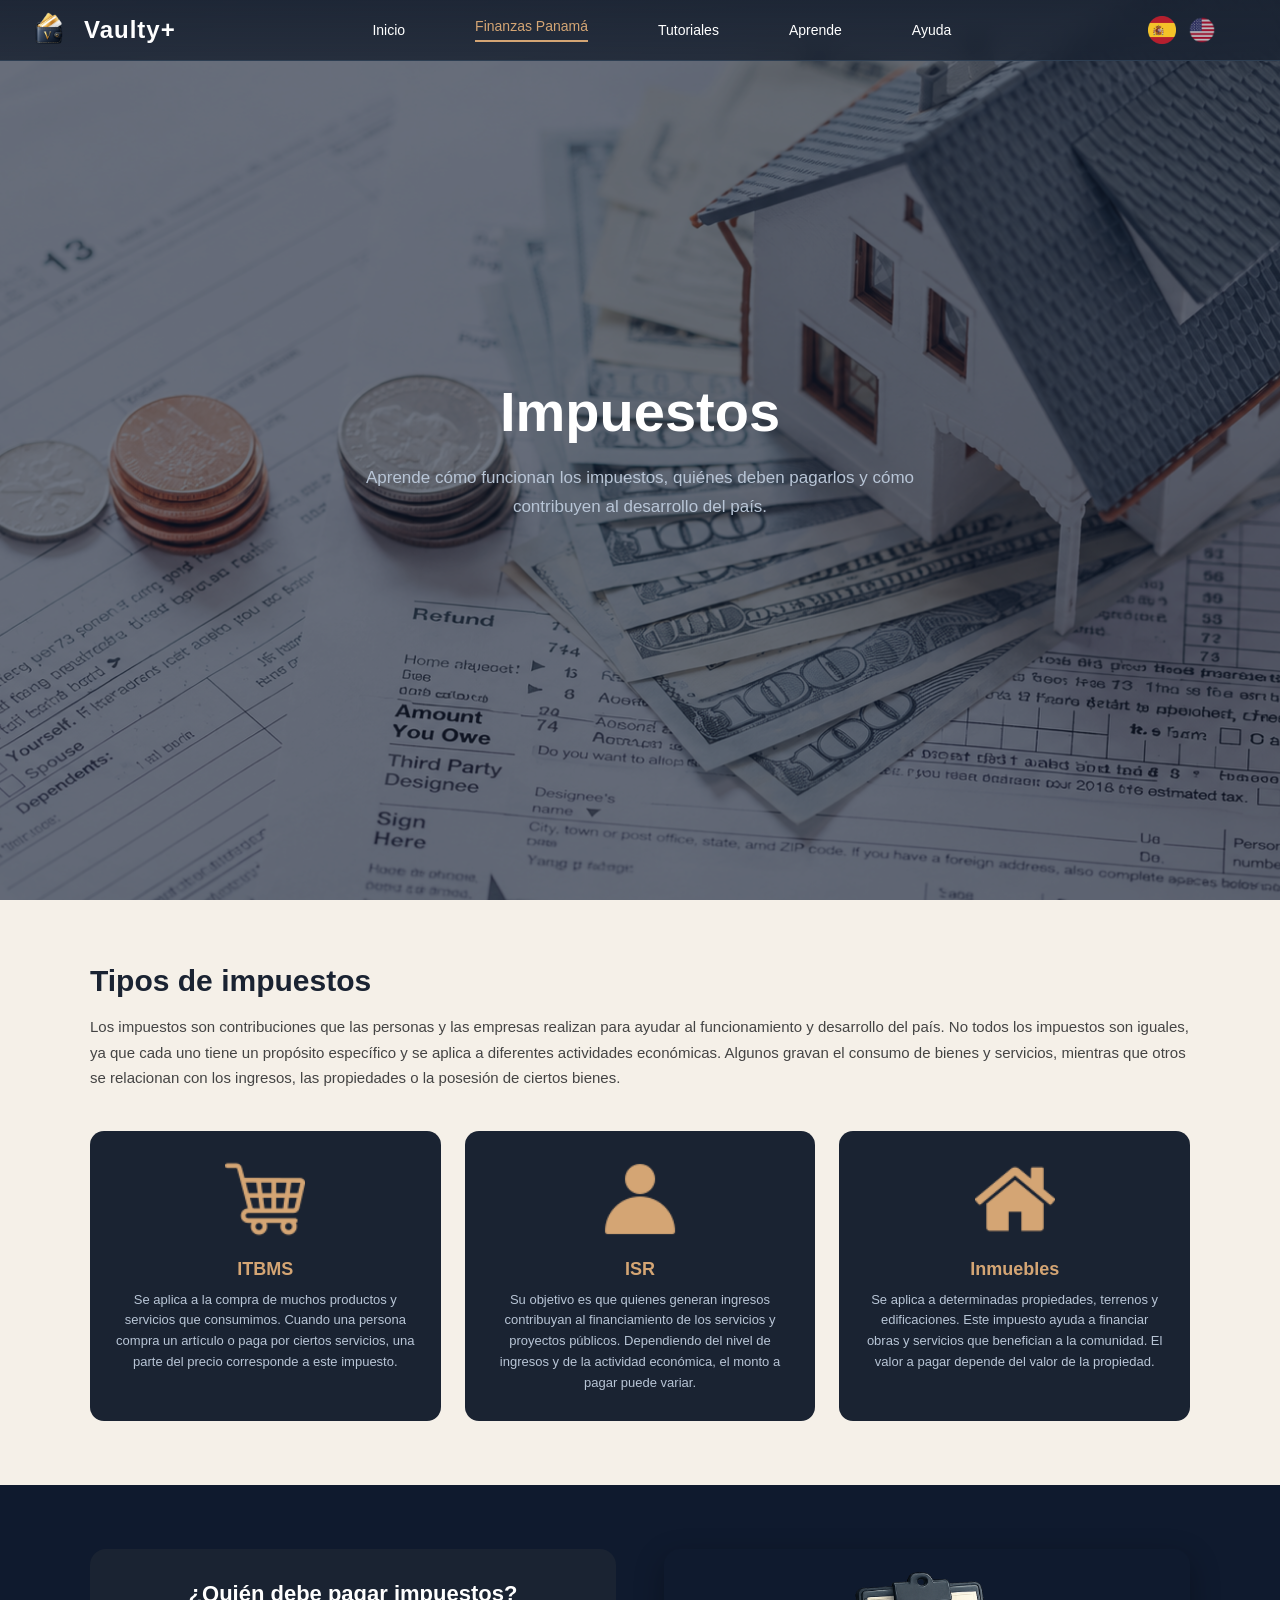
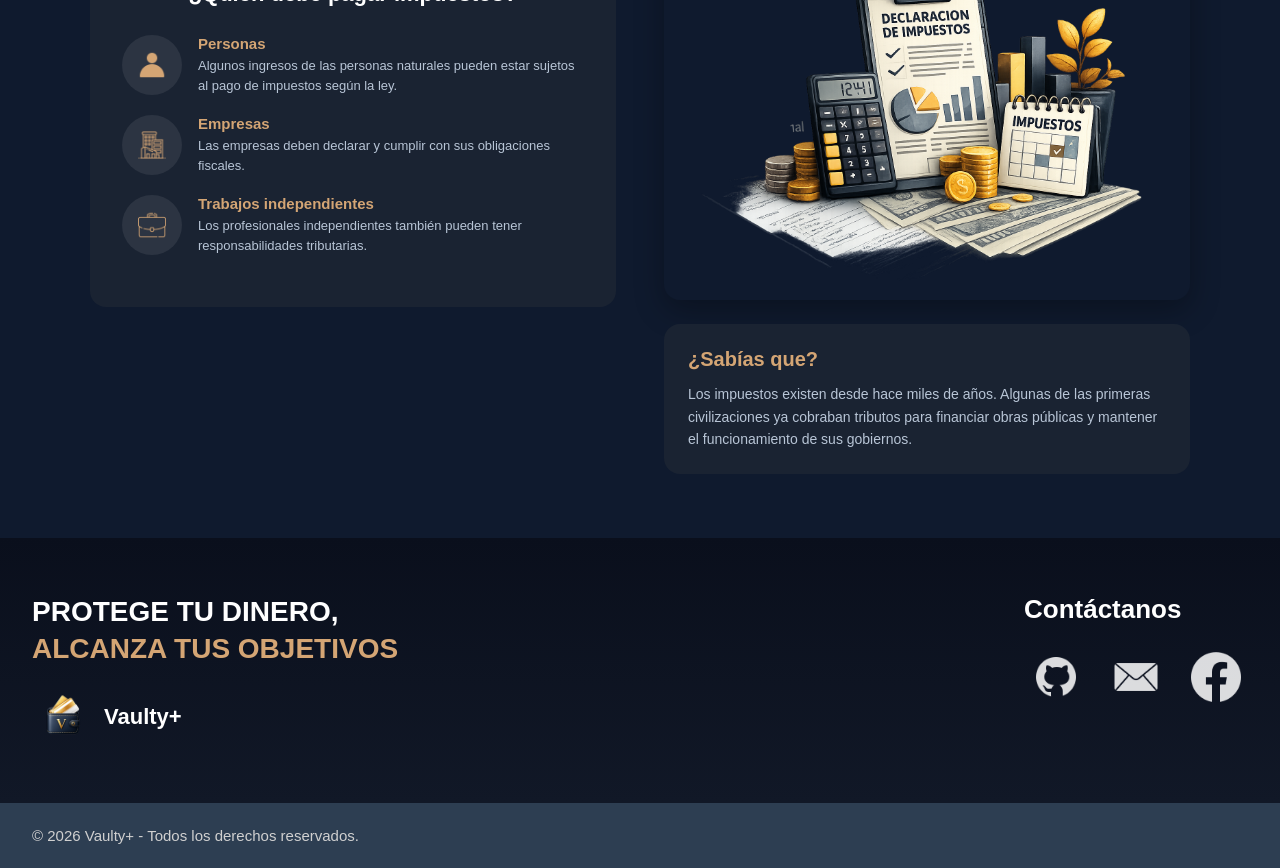
<file: finanzas_impuestos.html>
<!DOCTYPE html>
<html lang="es">
<head>
  <meta charset="UTF-8">
  <meta name="viewport" content="width=device-width, initial-scale=1.0">
  <link rel="stylesheet" href="finanzas_impuestos.css">
  <title>Vaulty+ - Impuestos</title>
</head>
<body>

  <!-- HEADER -->
  <header id="header">
    <div class="header-content">
      <div class="logo">
        <div class="logo-icon"><img src="img/logo_vaulty+.png" alt="Vaulty+"></div>
        <span>Vaulty+</span>
      </div>

      <nav>
        <a href="index.html" data-es="Inicio" data-en="Home">Inicio</a>

        <div class="nav-item dropdown">
          <a href="finanzas.html" data-es="Finanzas Panamá" data-en="Panama's financial sector">Finanzas Panamá</a>
          <ul class="dropdown-menu">
            <li><a href="finanzas_fraudes.html" data-es="Fraudes" data-en="Frauds">Fraudes</a></li>
            <li><a href="finanzas_impuestos.html" data-es="Impuestos" data-en="Taxes">Impuestos</a></li>
            <li><a href="finanzas_seguro.html" data-es="Seguro Social" data-en="Social Security">Seguro Social</a></li>
          </ul>
        </div>

        <div class="nav-item dropdown">
          <a href="tutoriales.html" data-es="Tutoriales" data-en="Tutorials">Tutoriales</a>
          <ul class="dropdown-menu">
            <li><a href="tutoriales_podcast.html" data-es="Podcast" data-en="Podcast">Podcast</a></li>
            <li><a href="tutoriales_assesorias.html" data-es="Asesorías" data-en="Advisory">Asesorías</a></li>
            <li><a href="tutoriales_trading.html" data-es="Trading" data-en="Trading">Trading</a></li>
          </ul>
        </div>

        <div class="nav-item dropdown">
          <a href="aprende.html" data-es="Aprende" data-en="Learn">Aprende</a>
          <ul class="dropdown-menu">
            <li><a href="aprende_glosario.html" data-es="Glosario" data-en="Glossary">Glosario</a></li>
            <li><a href="aprende_guias.html" data-es="Guías" data-en="Guides">Guías</a></li>
            <li><a href="aprende_juegos.html" data-es="Juegos" data-en="Games">Juegos</a></li>
            <li><a href="aprende_monedas.html" data-es="Monedas" data-en="Coins">Monedas</a></li>
          </ul>
        </div>

        <div class="nav-item dropdown">
          <a href="ayuda.html" data-es="Ayuda" data-en="Help">Ayuda</a>
          <ul class="dropdown-menu">
            <li><a href="#" data-es="Preguntas Frecuentes" data-en="Frequently Asked Questions">Preguntas Frecuentes</a></li>
            <li><a href="#" data-es="Contacto" data-en="Contact">Contacto</a></li>
          </ul>
        </div>
      </nav>

      <div class="nav-right">
        <div class="language-switcher">
          <img src="img/spain.png" alt="ES" title="Español" onclick="setLang('es')">
          <img src="img/ingles.png" alt="EN" title="English" onclick="setLang('en')">
        </div>
      </div>
    </div>
  </header>

  <!-- HERO — pantalla completa con imagen de fondo -->
  <section class="hero-impuestos">
    <img src="img/impuestos.png" class="hero-img">
    <div class="hero-overlay"></div>
    <div class="hero-content">
      <h1 data-es="Impuestos" data-en="Taxes">Impuestos</h1>
      <p data-es="Aprende cómo funcionan los impuestos, quiénes deben pagarlos y cómo contribuyen al desarrollo del país."
         data-en="Learn how taxes work, who must pay them and how they contribute to the country's development.">
        Aprende cómo funcionan los impuestos, quiénes deben pagarlos y cómo contribuyen al desarrollo del país.
      </p>
    </div>
  </section>

  <!-- SECCIÓN 1 — Tipos de impuestos -->
  <section class="tipos-section">
    <div class="tipos-container">

      <h2 data-es="Tipos de impuestos" data-en="Types of taxes">Tipos de impuestos</h2>

      <p class="tipos-desc"
         data-es="Los impuestos son contribuciones que las personas y las empresas realizan para ayudar al funcionamiento y desarrollo del país. No todos los impuestos son iguales, ya que cada uno tiene un propósito específico y se aplica a diferentes actividades económicas. Algunos gravan el consumo de bienes y servicios, mientras que otros se relacionan con los ingresos, las propiedades o la posesión de ciertos bienes."
         data-en="Taxes are contributions that individuals and businesses make to help the functioning and development of the country. Not all taxes are the same, as each has a specific purpose and applies to different economic activities. Some tax the consumption of goods and services, while others relate to income, property or the possession of certain assets.">
        Los impuestos son contribuciones que las personas y las empresas realizan para ayudar al funcionamiento y desarrollo del país. No todos los impuestos son iguales, ya que cada uno tiene un propósito específico y se aplica a diferentes actividades económicas. Algunos gravan el consumo de bienes y servicios, mientras que otros se relacionan con los ingresos, las propiedades o la posesión de ciertos bienes.
      </p>

      <div class="tipos-grid">

        <div class="tipo-card">
          <div class="tipo-icono">
            <img src="iconos/carrito-de-compras.png" alt="ITBMS">
          </div>
          <h3 data-es="ITBMS" data-en="ITBMS">ITBMS</h3>
          <p data-es="Se aplica a la compra de muchos productos y servicios que consumimos. Cuando una persona compra un artículo o paga por ciertos servicios, una parte del precio corresponde a este impuesto."
             data-en="It applies to the purchase of many products and services we consume. When a person buys an item or pays for certain services, part of the price corresponds to this tax.">
            Se aplica a la compra de muchos productos y servicios que consumimos. Cuando una persona compra un artículo o paga por ciertos servicios, una parte del precio corresponde a este impuesto.
          </p>
        </div>

        <div class="tipo-card">
          <div class="tipo-icono">
            <img src="iconos/imagen-de-perfil.png" alt="ISR">
          </div>
          <h3 data-es="ISR" data-en="ISR">ISR</h3>
          <p data-es="Su objetivo es que quienes generan ingresos contribuyan al financiamiento de los servicios y proyectos públicos. Dependiendo del nivel de ingresos y de la actividad económica, el monto a pagar puede variar."
             data-en="Its purpose is for those who generate income to contribute to the financing of public services and projects. Depending on the income level and economic activity, the amount to pay may vary.">
            Su objetivo es que quienes generan ingresos contribuyan al financiamiento de los servicios y proyectos públicos. Dependiendo del nivel de ingresos y de la actividad económica, el monto a pagar puede variar.
          </p>
        </div>

        <div class="tipo-card">
          <div class="tipo-icono">
            <img src="iconos/casa.png" alt="Inmuebles">
          </div>
          <h3 data-es="Inmuebles" data-en="Real Estate">Inmuebles</h3>
          <p data-es="Se aplica a determinadas propiedades, terrenos y edificaciones. Este impuesto ayuda a financiar obras y servicios que benefician a la comunidad. El valor a pagar depende del valor de la propiedad."
             data-en="It applies to certain properties, land and buildings. This tax helps finance works and services that benefit the community. The amount to pay depends on the value of the property.">
            Se aplica a determinadas propiedades, terrenos y edificaciones. Este impuesto ayuda a financiar obras y servicios que benefician a la comunidad. El valor a pagar depende del valor de la propiedad.
          </p>
        </div>

      </div>
    </div>
  </section>

  <!-- SECCIÓN 2 — Quién paga + imagen + dato curioso -->
  <section class="quien-section">
    <div class="quien-container">

      <!-- Columna izquierda: quién paga -->
      <div class="quien-texto">
        <h2 data-es="¿Quién debe pagar impuestos?" data-en="Who must pay taxes?">
          ¿Quién debe pagar impuestos?
        </h2>

        <div class="quien-item">
          <span class="quien-icono">
            <img src="iconos/imagen-de-perfil.png" alt="Personas">
          </span>
          <div>
            <h3 data-es="Personas" data-en="Individuals">Personas</h3>
            <p data-es="Algunos ingresos de las personas naturales pueden estar sujetos al pago de impuestos según la ley."
               data-en="Some income of natural persons may be subject to tax payment according to the law.">
              Algunos ingresos de las personas naturales pueden estar sujetos al pago de impuestos según la ley.
            </p>
          </div>
        </div>

        <div class="quien-item">
          <span class="quien-icono">
            <img src="iconos/edificios.png" alt="Empresas">
          </span>
          <div>
            <h3 data-es="Empresas" data-en="Companies">Empresas</h3>
            <p data-es="Las empresas deben declarar y cumplir con sus obligaciones fiscales."
               data-en="Companies must declare and comply with their tax obligations.">
              Las empresas deben declarar y cumplir con sus obligaciones fiscales.
            </p>
          </div>
        </div>

        <div class="quien-item">
          <span class="quien-icono">
            <img src="iconos/maleta.png" alt="Trabajos independientes">
          </span>
          <div>
            <h3 data-es="Trabajos independientes" data-en="Self-employed">Trabajos independientes</h3>
            <p data-es="Los profesionales independientes también pueden tener responsabilidades tributarias."
               data-en="Self-employed professionals may also have tax responsibilities.">
              Los profesionales independientes también pueden tener responsabilidades tributarias.
            </p>
          </div>
        </div>
      </div>

      <!-- Columna derecha: imagen + dato curioso -->
      <div class="quien-derecha">
        <img src="img/impuestos2.png"
             data-img-es="img/impuestos2.png"
             data-img-en="img/impuestos-en.png"
             alt="Declaración de impuestos"
             class="quien-img">
        <div class="sabias-que">
          <h3 data-es="¿Sabías que?" data-en="Did you know?">¿Sabías que?</h3>
          <p data-es="Los impuestos existen desde hace miles de años. Algunas de las primeras civilizaciones ya cobraban tributos para financiar obras públicas y mantener el funcionamiento de sus gobiernos."
             data-en="Taxes have existed for thousands of years. Some of the earliest civilizations already collected tributes to finance public works and maintain the functioning of their governments.">
            Los impuestos existen desde hace miles de años. Algunas de las primeras civilizaciones ya cobraban tributos para financiar obras públicas y mantener el funcionamiento de sus gobiernos.
          </p>
        </div>
      </div>

    </div>
  </section>

  <!-- FOOTER -->
  <footer class="footer">
    <div class="footer-top">
      <div class="footer-top-inner">

        <div class="footer-brand">
          <h2>
            <span data-es="PROTEGE TU DINERO," data-en="SECURE YOUR MONEY,">PROTEGE TU DINERO,</span>
            <span class="accent" data-es="ALCANZA TUS OBJETIVOS" data-en="UNLOCK YOUR GOALS">ALCANZA TUS OBJETIVOS</span>
          </h2>
          <div class="footer-logo">
            <img src="img/logo_vaulty+.png" alt="Logo Vaulty+">
            <span>Vaulty+</span>
          </div>
        </div>

        <div class="footer-contact">
          <h3 data-es="Contáctanos" data-en="Contact us">Contáctanos</h3>
          <div class="contact-links">
            <a href="https://github.com/Vaulty2027" class="footer-icon" aria-label="GitHub" target="_blank" rel="noopener">
              <img src="iconos/github.png" alt="GitHub">
            </a>
            <a href="mailto:vaultypty@gmail.com" class="footer-icon" aria-label="Correo">
              <img src="iconos/correo.png" alt="Correo">
            </a>
            <a href="https://www.facebook.com/share/1E4h8KaVst/?mibextid=wwXIfr" class="footer-icon" aria-label="Facebook" target="_blank" rel="noopener">
              <img src="iconos/facebook.png" alt="Facebook">
            </a>
          </div>
        </div>

      </div>
    </div>
    <div class="footer-bottom">
      <p class="copyright" data-es="© 2026 Vaulty+ - Todos los derechos reservados." data-en="© 2026 Vaulty+ - All rights reserved.">
        © 2026 Vaulty+ - Todos los derechos reservados.
      </p>
    </div>
  </footer>

  <script src="finanzas_impuestos.js"></script>
</body>
</html>
</file>
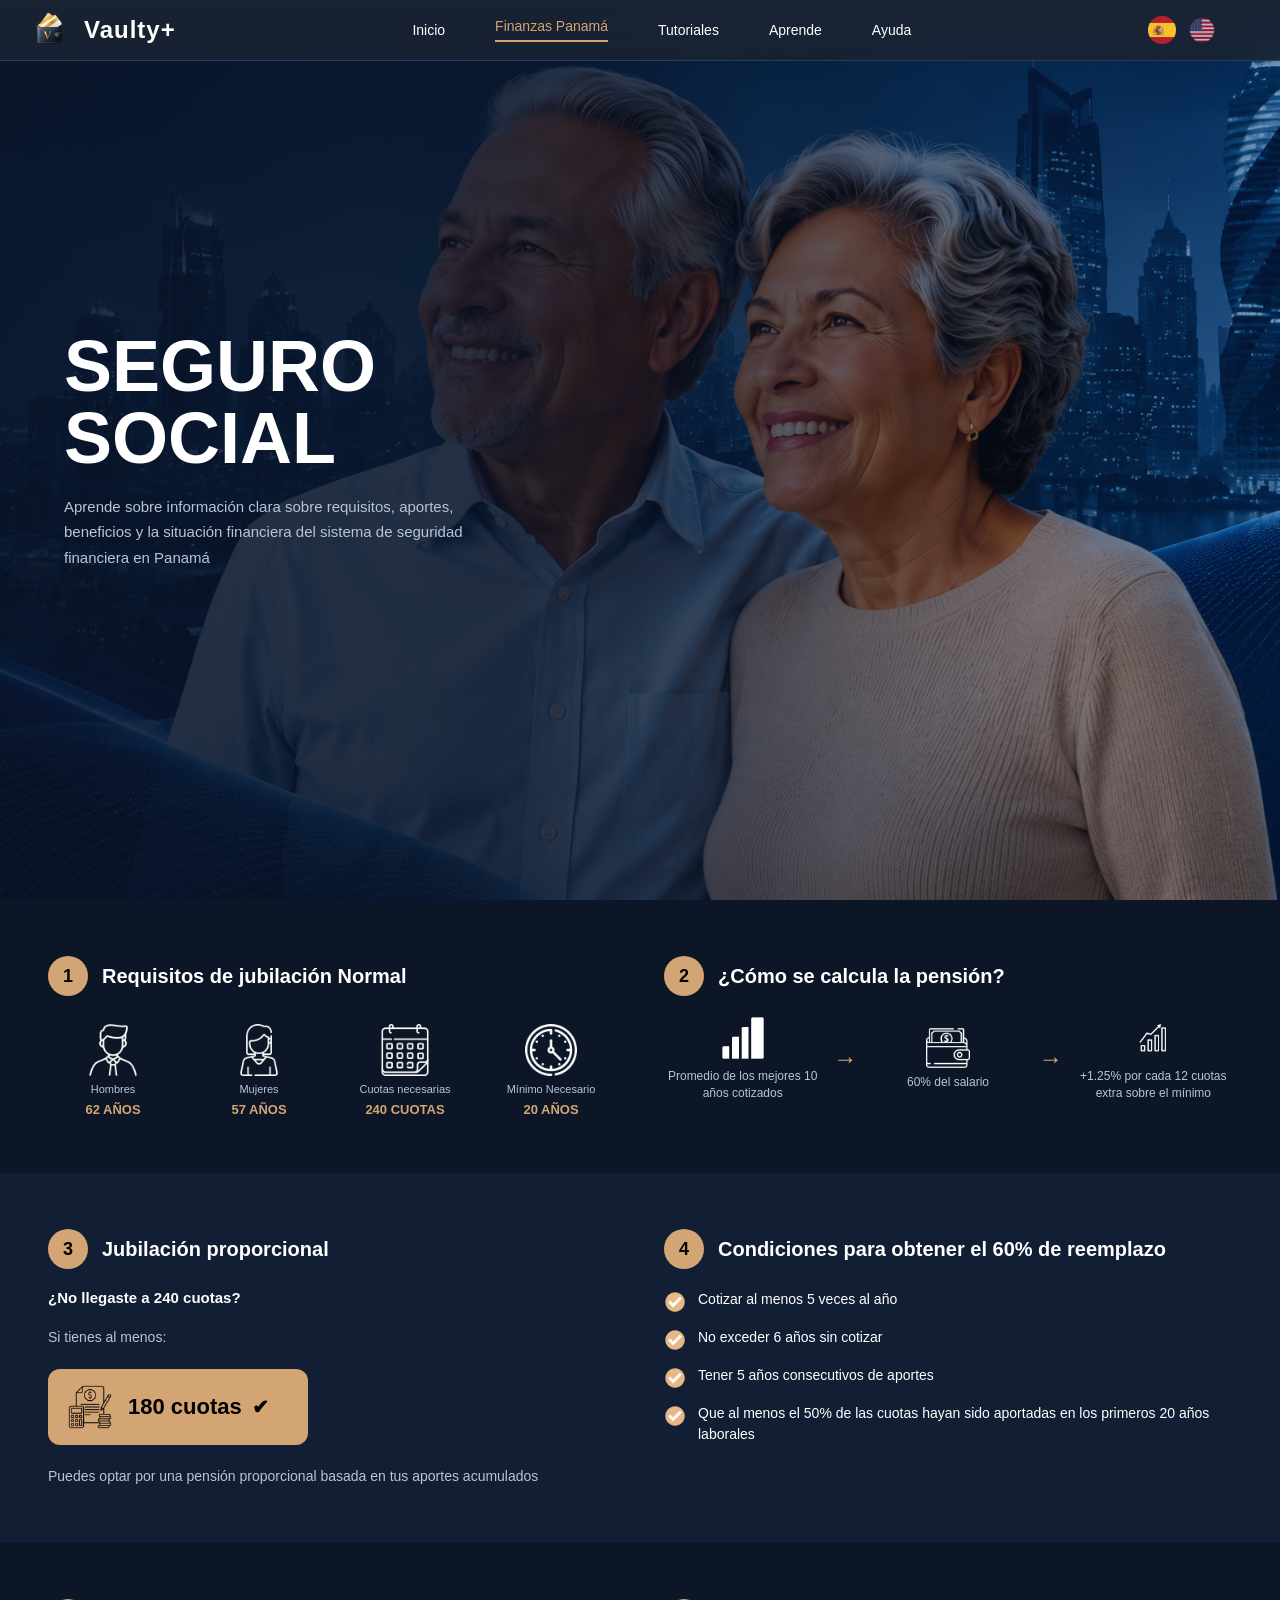
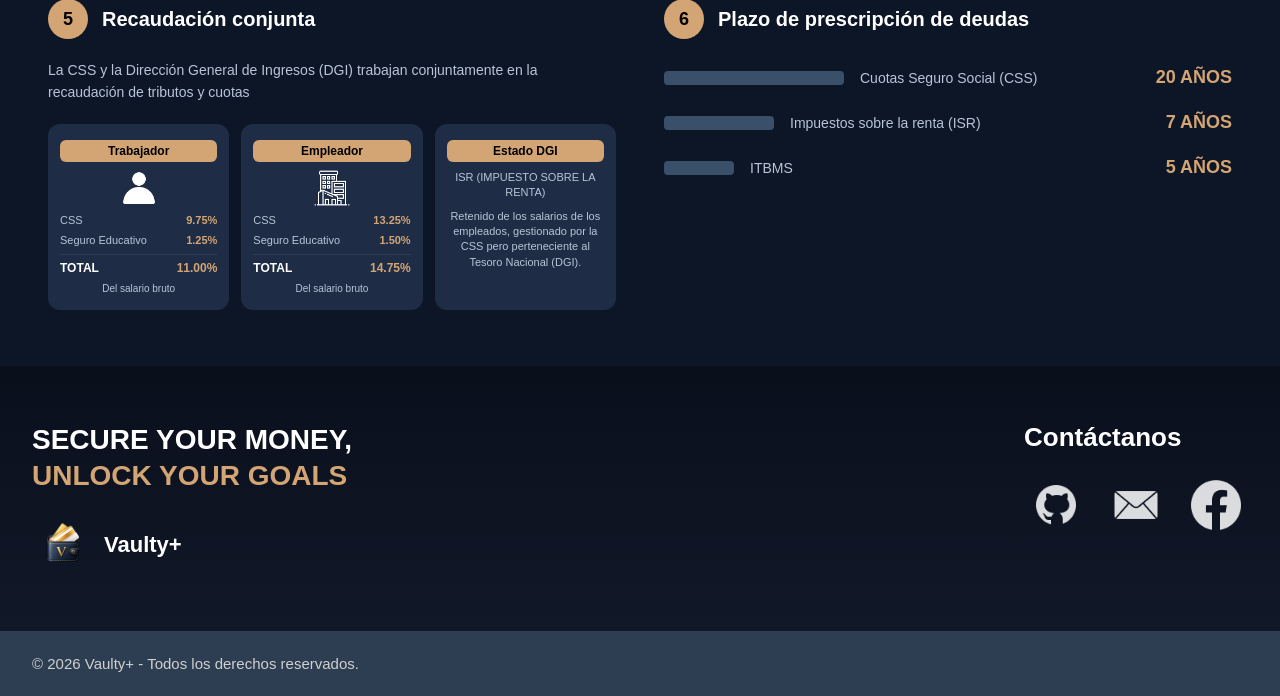
<file: finanzas_seguro.html>
<!DOCTYPE html>
<html lang="es">
<head>
    <meta charset="UTF-8">
    <meta name="viewport" content="width=device-width, initial-scale=1.0">
    <title>Vaulty+ - Seguro Social</title>
    <link rel="stylesheet" href="finanzas_seguro.css">
</head>
<body>

<!-- HEADER -->
<header id="header">
    <div class="header-content">
        <div class="logo">
            <div class="logo-icon"><img src="img/logo_vaulty+.png" alt="Logo Vaulty+"></div>
            <span>Vaulty+</span>
        </div>

        <nav>
            <a href="index.html" data-es="Inicio" data-en="Home">Inicio</a>

            <div class="nav-item dropdown">
                <a href="finanzas.html" data-es="Finanzas Panamá" data-en="Panama's Financial Sector">Finanzas Panamá</a>
                <ul class="dropdown-menu">
                    <li><a href="finanzas_fraudes.html" data-es="Fraudes" data-en="Frauds">Fraudes</a></li>
                    <li><a href="finanzas_impuestos.html" data-es="Impuestos" data-en="Taxes">Impuestos</a></li>
                    <li><a href="finanzas_seguro.html" data-es="Seguro Social" data-en="Social Security">Seguro Social</a></li>
                </ul>
            </div>

            <div class="nav-item dropdown">
                <a href="tutoriales.html" data-es="Tutoriales" data-en="Tutorials">Tutoriales</a>
                <ul class="dropdown-menu">
                    <li><a href="tutoriales_podcast.html" data-es="Podcast" data-en="Podcast">Podcast</a></li>
                    <li><a href="tutoriales_assesorias.html" data-es="Asesorías" data-en="Advisory">Asesorías</a></li>
                    <li><a href="tutoriales_trading.html" data-es="Trading" data-en="Trading">Trading</a></li>
                </ul>
            </div>

            <div class="nav-item dropdown">
                <a href="aprende.html" data-es="Aprende" data-en="Learn">Aprende</a>
                <ul class="dropdown-menu">
                    <li><a href="aprende_glosario.html" data-es="Glosario" data-en="Glossary">Glosario</a></li>
                    <li><a href="aprende_guias.html" data-es="Guías" data-en="Guides">Guías</a></li>
                    <li><a href="aprende_juegos.html" data-es="Juegos" data-en="Games">Juegos</a></li>
                    <li><a href="aprende_monedas.html" data-es="Monedas" data-en="Coins">Monedas</a></li>
                </ul>
            </div>

            <div class="nav-item dropdown">
                <a href="ayuda.html" data-es="Ayuda" data-en="Help">Ayuda</a>
                <ul class="dropdown-menu">
                    <li><a href="#" data-es="Preguntas Frecuentes" data-en="Frequently Asked Questions">Preguntas Frecuentes</a></li>
                    <li><a href="#" data-es="Contacto" data-en="Contact">Contacto</a></li>
                </ul>
            </div>
        </nav>

        <div class="nav-right">
            <div class="language-switcher">
                <img src="img/spain.png" alt="ES" title="Español" onclick="setLang('es')">
                <img src="img/ingles.png" alt="EN" title="English" onclick="setLang('en')">
            </div>
        </div>
    </div>
</header>

<!-- HERO -->
<section class="hero-seguros">
    <img src="img/seguro-social.png" alt="Seguro Social Panamá" class="hero-img">
    <div class="hero-overlay"></div>
    <div class="hero-content">
        <h1>
            <span data-es="SEGURO" data-en="SOCIAL">SEGURO</span>
            <span data-es="SOCIAL" data-en="SECURITY">SOCIAL</span>
        </h1>
        <p data-es="Aprende sobre información clara sobre requisitos, aportes, beneficios y la situación financiera del sistema de seguridad financiera en Panamá"
           data-en="Learn about clear information on eligibility requirements, contributions, benefits, and the financial status of Panama's Social Security system">
            Aprende sobre información clara sobre requisitos, aportes, beneficios y la situación financiera del sistema de seguridad financiera en Panamá
        </p>
    </div>
</section>

<!-- SECCIONES 1 y 2 -->
<section class="info-section bg-dark">
    <div class="info-grid">

        <!-- BLOQUE 1: Requisitos de jubilación -->
        <div class="bloque">
            <div class="bloque-titulo">
                <span class="num-badge">1</span>
                <h2 data-es="Requisitos de jubilación Normal" data-en="Normal Retirement Requirements">Requisitos de jubilación Normal</h2>
            </div>
            <div class="iconos-fila">
                <div class="icono-item">
                    <img src="iconos/hombre.png" alt="Hombres">
                    <p class="icono-label" data-es="Hombres" data-en="Men">Hombres</p>
                    <p class="icono-valor accent" data-es="62 AÑOS" data-en="62 YEARS">62 AÑOS</p>
                </div>
                <div class="icono-item">
                    <img src="iconos/mujer.png" alt="Mujeres">
                    <p class="icono-label" data-es="Mujeres" data-en="Women">Mujeres</p>
                    <p class="icono-valor accent" data-es="57 AÑOS" data-en="57 YEARS">57 AÑOS</p>
                </div>
                <div class="icono-item">
                    <img src="iconos/calendario.png" alt="Cuotas">
                    <p class="icono-label" data-es="Cuotas necesarias" data-en="Required Contributions">Cuotas necesarias</p>
                    <p class="icono-valor accent" data-es="240 CUOTAS" data-en="240 CONTRIBUTIONS">240 CUOTAS</p>
                </div>
                <div class="icono-item">
                    <img src="iconos/reloj-de-pared.png" alt="Mínimo">
                    <p class="icono-label" data-es="Mínimo Necesario" data-en="Minimum Required">Mínimo Necesario</p>
                    <p class="icono-valor accent" data-es="20 AÑOS" data-en="20 YEARS">20 AÑOS</p>
                </div>
            </div>
        </div>

        <!-- BLOQUE 2: Cómo se calcula la pensión -->
        <div class="bloque">
            <div class="bloque-titulo">
                <span class="num-badge">2</span>
                <h2 data-es="¿Cómo se calcula la pensión?" data-en="How is the pension calculated?">¿Cómo se calcula la pensión?</h2>
            </div>
            <div class="calculo-fila">
                <div class="calculo-item">
                    <img src="iconos/barra-grafica.png" alt="Promedio">
                    <p data-es="Promedio de los mejores 10 años cotizados" data-en="Average of the best 10 years contributed">Promedio de los mejores 10 años cotizados</p>
                </div>
                <span class="flecha-calculo">→</span>
                <div class="calculo-item calculo-destacado">
                    <img src="iconos/billetera.png" alt="salario">
                    <p data-es="60% del salario" data-en="60% of salary">60% del salario</p>
                </div>
                <span class="flecha-calculo">→</span>
                <div class="calculo-item">
                    <img src="iconos/grafica.png" alt="Extra">
                    <p data-es="+1.25% por cada 12 cuotas extra sobre el mínimo" data-en="+1.25% for every 12 extra contributions above the minimum">+1.25% por cada 12 cuotas extra sobre el mínimo</p>
                </div>
            </div>
        </div>

    </div>
</section>

<!-- SECCIONES 3 y 4 -->
<section class="info-section bg-darker">
    <div class="info-grid">

        <!-- BLOQUE 3: Jubilación proporcional -->
        <div class="bloque">
            <div class="bloque-titulo">
                <span class="num-badge">3</span>
                <h2 data-es="Jubilación proporcional" data-en="Proportional Retirement">Jubilación proporcional</h2>
            </div>
            <p class="bloque-sub" data-es="¿No llegaste a 240 cuotas?" data-en="Didn't reach 240 contributions?">¿No llegaste a 240 cuotas?</p>
            <p class="bloque-desc" data-es="Si tienes al menos:" data-en="If you have at least:">Si tienes al menos:</p>
            <div class="cuotas-badge">
                <img src="iconos/contabilidad.png" alt="Cuotas">
                <div class="cuotas-info">
                    <span class="cuotas-num">180 <span data-es="cuotas" data-en="contributions">cuotas</span></span>
                    <span class="cuotas-check">✔</span>
                </div>
            </div>
            <p class="bloque-desc" data-es="Puedes optar por una pensión proporcional basada en tus aportes acumulados"
               data-en="You may opt for a proportional pension based on your accumulated contributions">
                Puedes optar por una pensión proporcional basada en tus aportes acumulados
            </p>
        </div>

        <!-- BLOQUE 4: Condiciones para el 60% -->
        <div class="bloque">
            <div class="bloque-titulo">
                <span class="num-badge">4</span>
                <h2 data-es="Condiciones para obtener el 60% de reemplazo" data-en="Conditions to obtain 60% replacement">Condiciones para obtener el 60% de reemplazo</h2>
            </div>
            <ul class="condiciones-lista">
                <li>
                    <img src="iconos/check.png" alt="check">
                    <span data-es="Cotizar al menos 5 veces al año" data-en="Contribute at least 5 times per year">Cotizar al menos 5 veces al año</span>
                </li>
                <li>
                    <img src="iconos/check.png" alt="check">
                    <span data-es="No exceder 6 años sin cotizar" data-en="Not exceed 6 years without contributing">No exceder 6 años sin cotizar</span>
                </li>
                <li>
                    <img src="iconos/check.png" alt="check">
                    <span data-es="Tener 5 años consecutivos de aportes" data-en="Have 5 consecutive years of contributions">Tener 5 años consecutivos de aportes</span>
                </li>
                <li>
                    <img src="iconos/check.png" alt="check">
                    <span data-es="Que al menos el 50% de las cuotas hayan sido aportadas en los primeros 20 años laborales"
                          data-en="At least 50% of contributions made in the first 20 working years">
                        Que al menos el 50% de las cuotas hayan sido aportadas en los primeros 20 años laborales
                    </span>
                </li>
            </ul>
        </div>

    </div>
</section>

<!-- SECCIONES 5 y 6 -->
<section class="info-section bg-dark">
    <div class="info-grid">

        <!-- BLOQUE 5: Recaudación conjunta -->
        <div class="bloque">
            <div class="bloque-titulo">
                <span class="num-badge">5</span>
                <h2 data-es="Recaudación conjunta" data-en="Joint Collection">Recaudación conjunta</h2>
            </div>
            <p class="bloque-desc" data-es="La CSS y la Dirección General de Ingresos (DGI) trabajan conjuntamente en la recaudación de tributos y cuotas"
               data-en="The CSS and the General Directorate of Revenue (DGI) work together in the collection of taxes and contributions">
                La CSS y la Dirección General de Ingresos (DGI) trabajan conjuntamente en la recaudación de tributos y cuotas
            </p>
            <div class="recaudacion-grid">
                <!-- Trabajador -->
                <div class="recaudacion-card">
                    <div class="recaudacion-header">
                        <span data-es="Trabajador" data-en="Worker">Trabajador</span>
                    </div>
                    <img src="iconos/imagen-de-perfil.png" alt="Trabajador">
                    <div class="recaudacion-fila">
                        <span data-es="CSS" data-en="CSS">CSS</span>
                        <span class="accent">9.75%</span>
                    </div>
                    <div class="recaudacion-fila">
                        <span data-es="Seguro Educativo" data-en="Educational Insurance">Seguro Educativo</span>
                        <span class="accent">1.25%</span>
                    </div>
                    <div class="recaudacion-total">
                        <span data-es="TOTAL" data-en="TOTAL">TOTAL</span>
                        <span class="accent">11.00%</span>
                    </div>
                    <p class="recaudacion-pie" data-es="Del salario bruto" data-en="Of gross salary">Del salario bruto</p>
                </div>

                <!-- Empleador -->
                <div class="recaudacion-card">
                    <div class="recaudacion-header">
                        <span data-es="Empleador" data-en="Employer">Empleador</span>
                    </div>
                    <img src="iconos/edificios.png" alt="Empleador">
                    <div class="recaudacion-fila">
                        <span data-es="CSS" data-en="CSS">CSS</span>
                        <span class="accent">13.25%</span>
                    </div>
                    <div class="recaudacion-fila">
                        <span data-es="Seguro Educativo" data-en="Educational Insurance">Seguro Educativo</span>
                        <span class="accent">1.50%</span>
                    </div>
                    <div class="recaudacion-total">
                        <span data-es="TOTAL" data-en="TOTAL">TOTAL</span>
                        <span class="accent">14.75%</span>
                    </div>
                    <p class="recaudacion-pie" data-es="Del salario bruto" data-en="Of gross salary">Del salario bruto</p>
                </div>

                <!-- Estado DGI -->
                <div class="recaudacion-card">
                    <div class="recaudacion-header">
                        <span data-es="Estado DGI" data-en="State DGI">Estado DGI</span>
                    </div>
                    <p class="recaudacion-desc" data-es="ISR (IMPUESTO SOBRE LA RENTA)" data-en="ISR (INCOME TAX)">ISR (IMPUESTO SOBRE LA RENTA)</p>
                    <p class="recaudacion-desc" data-es="Retenido de los salarios de los empleados, gestionado por la CSS pero perteneciente al Tesoro Nacional (DGI)."
                       data-en="Withheld from employee salaries, managed by the CSS but belonging to the National Treasury (DGI).">
                        Retenido de los salarios de los empleados, gestionado por la CSS pero perteneciente al Tesoro Nacional (DGI).
                    </p>
                </div>
            </div>
        </div>

        <!-- BLOQUE 6: Plazo de prescripción -->
        <div class="bloque">
            <div class="bloque-titulo">
                <span class="num-badge">6</span>
                <h2 data-es="Plazo de prescripción de deudas" data-en="Debt Prescription Period">Plazo de prescripción de deudas</h2>
            </div>
            <div class="prescripcion-lista">
                <div class="prescripcion-item">
                    <div class="prescripcion-barra barra-larga"></div>
                    <span class="prescripcion-label" data-es="Cuotas Seguro Social (CSS)" data-en="Social Security Contributions (CSS)">Cuotas Seguro Social (CSS)</span>
                    <span class="prescripcion-años accent" data-es="20 AÑOS" data-en="20 YEARS">20 AÑOS</span>
                </div>
                <div class="prescripcion-item">
                    <div class="prescripcion-barra barra-media"></div>
                    <span class="prescripcion-label" data-es="Impuestos sobre la renta (ISR)" data-en="Income Tax (ISR)">Impuestos sobre la renta (ISR)</span>
                    <span class="prescripcion-años accent" data-es="7 AÑOS" data-en="7 YEARS">7 AÑOS</span>
                </div>
                <div class="prescripcion-item">
                    <div class="prescripcion-barra barra-corta"></div>
                    <span class="prescripcion-label">ITBMS</span>
                    <span class="prescripcion-años accent" data-es="5 AÑOS" data-en="5 YEARS">5 AÑOS</span>
                </div>
            </div>
        </div>

    </div>
</section>

<!-- FOOTER -->
<footer class="footer">
    <div class="footer-top">
        <div class="footer-top-inner">
            <div class="footer-brand">
                <h2>
                    <span data-es="SECURE YOUR MONEY," data-en="SECURE YOUR MONEY,">SECURE YOUR MONEY,</span>
                    <span class="accent" data-es="UNLOCK YOUR GOALS" data-en="UNLOCK YOUR GOALS">UNLOCK YOUR GOALS</span>
                </h2>
                <div class="footer-logo">
                    <img src="img/logo_vaulty+.png" alt="Logo Vaulty+">
                    <span>Vaulty+</span>
                </div>
            </div>
            <div class="footer-contact">
                <h3 data-es="Contáctanos" data-en="Contact us">Contáctanos</h3>
                <div class="contact-links">
                    <a href="https://github.com/Vaulty2027" class="footer-icon" aria-label="GitHub" target="_blank" rel="noopener">
                        <img src="iconos/github.png" alt="GitHub">
                    </a>
                    <a href="mailto:vaultypty@gmail.com" class="footer-icon" aria-label="Correo">
                        <img src="iconos/correo.png" alt="Correo">
                    </a>
                    <a href="https://www.facebook.com/share/1E4h8KaVst/?mibextid=wwXIfr" class="footer-icon" aria-label="Facebook" target="_blank" rel="noopener">
                        <img src="iconos/facebook.png" alt="Facebook">
                    </a>
                </div>
            </div>
        </div>
    </div>
    <div class="footer-bottom">
        <p class="copyright" data-es="© 2026 Vaulty+ - Todos los derechos reservados." data-en="© 2026 Vaulty+ - All rights reserved.">
            © 2026 Vaulty+ - Todos los derechos reservados.
        </p>
    </div>
</footer>

<script src="finanzas_seguro.js"></script>
</body>
</html>
</file>
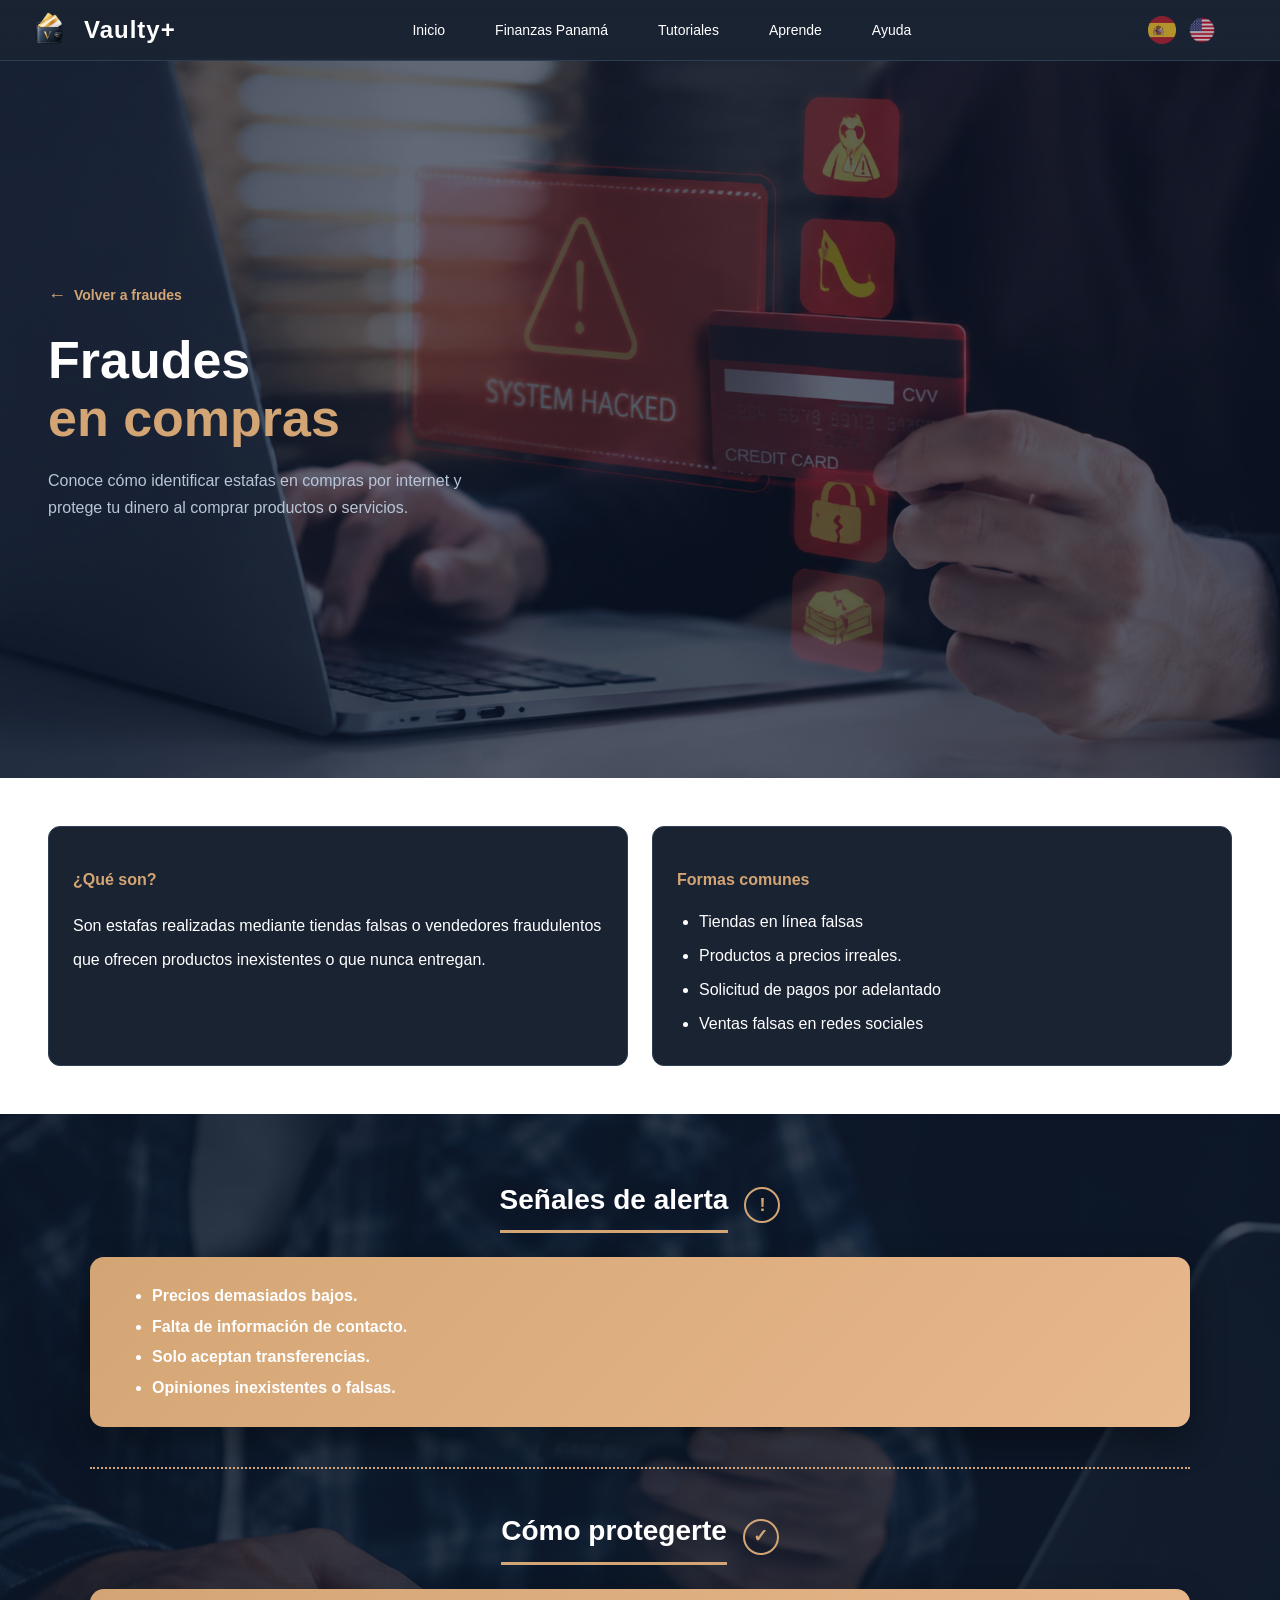
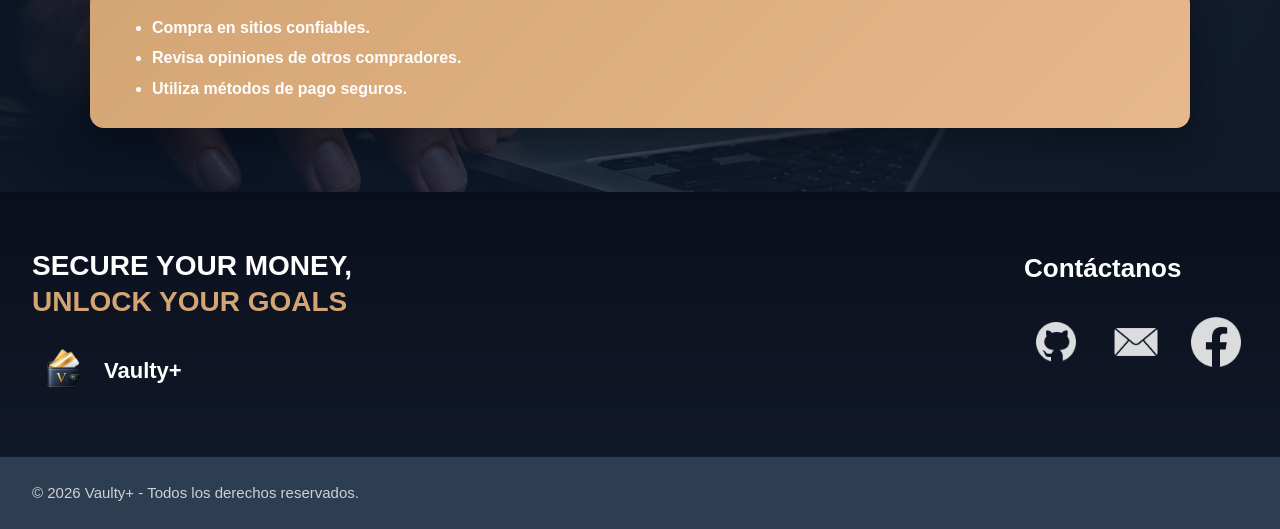
<file: fraudes_compras.html>
<!DOCTYPE html>
<html lang="es">
<head>
    <meta charset="UTF-8">
    <meta name="viewport" content="width=device-width, initial-scale=1.0">
    <link rel="stylesheet" href="fraudes_compras.css">
    <title>Vaulty+ - Compras</title>

</head>
<body>
    <!-- HEADER -->
    <header id="header">
        <div class="header-content">
            <!-- Logo -->
            <div class="logo">
                <div class="logo-icon"><img src="img/logo_vaulty+.png" alt="Vaulty+"></div>
                <span>Vaulty+</span>
            </div>

           <!-- Navegación -->
           <nav>
             <a href="index.html" data-es="Inicio" data-en="Home">Inicio</a>

             <div class="nav-item dropdown">
                 <a href="finanzas.html" class="active" data-es="Finanzas Panamá" data-en="Panama's financial sector">
                   Finanzas Panamá </a>
                 <ul class="dropdown-menu">
                     <li><a href="finanzas_fraudes.html" class="active" data-es="Fraudes" data-en="Frauds">Fraudes</a></li>
                     <li><a href="finanzas_impuestos.html" data-es="Impuestos" data-en="Taxes">Impuestos</a></li>
                     <li><a href="finanzas_seguro.html" data-es="Seguro Social" data-en="Social Security">Seguro Social</a></li>
                 </ul>
             </div>

             <div class="nav-item dropdown">
                 <a href="tutoriales.html" data-es="Tutoriales" data-en="Tutorials">
                    Tutoriales </a>
                 <ul class="dropdown-menu">
                    <li><a href="tutoriales_podcast.html" data-es="Podcast" data-en="Podcast">Podcast</a></li>
                    <li><a href="tutoriales_assesorias.html" data-es="Asesorias" data-en="Advisory">Asesorias</a></li>
                    <li><a href="tutoriales_trading.html" data-es="Trading" data-en="Trading">Trading</a></li>
                 </ul>
             </div>

             <div class="nav-item dropdown">
                  <a href="aprende.html" data-es="Aprende" data-en="Learn">
                     Aprende</a>
                  <ul class="dropdown-menu">
                     <li><a href="aprende_glosario.html" data-es="Glosarios" data-en="Glossary">Glosario</a></li>
                     <li><a href="aprende_guias.html" data-es="Guias" data-en="Guides">Guías</a></li>
                     <li><a href="aprende_juegos.html" data-es="Juegos" data-en="Games">Juegos</a></li>
                     <li><a href="aprende_monedas.html" data-es="Monedas" data-en="Coins">Monedas</a></li>
                  </ul>
             </div>

             <div class="nav-item dropdown">
                 <a href="ayuda.html" data-es="Ayuda" data-en="Help">
                    Ayuda </a>
                  <ul class="dropdown-menu">
                      <li><a href="#" data-es="Preguntas Frecuentes" data-en="Frequently Asked Questions">Preguntas Frecuentes</a></li>
                      <li><a href="#" data-es="Contacto" data-en="Contact">Contacto</a></li>
                  </ul>
             </div>

         </nav>

            <!-- Selector de idioma -->
            <div class="nav-right">
                <div class="language-switcher">
                    <img src="img/spain.png" alt="ES" title="Español" onclick="setLang('es')" />
                    <img src="img/ingles.png" alt="EN" title="English" onclick="setLang('en')" />
                </div>
            </div>
        </div>
    </header>

    <!-- HERO — imagen de fondo con titulo a la izquierda -->
    <section class="compras-section">
       <img src="img/fraudes-compras.png" class="compras-image" alt="Fraudes en compras">
       <div class="compras-overlay"></div>
       <div class="compras-content">
            <!-- BOTÓN DE REGRESO -->
          <div class="volver-container">
            <a href="finanzas_fraudes.html" class="btn-volver">
                <span class="flecha" aria-hidden="true">←</span>
                <span data-es="Volver a fraudes" data-en="Back to frauds">Volver a fraudes</span>
            </a>
          </div>

           <h1>
             <span data-es="Fraudes" data-en="Shopping">Fraudes</span>
             <span class="accent"
                  data-es="en compras"
                  data-en="Fraud">
                  en compras
             </span>
           </h1>
            <p data-es="Conoce cómo identificar estafas en compras por internet y protege tu dinero al comprar productos o servicios."
             data-en="Learn how to identify online shopping scams and protect your money when purchasing products or services online.">
             Conoce cómo identificar estafas en compras por internet y protege tu dinero al comprar productos o servicios.
            </p>
        </div>
    </section>

    <!-- QUE SON Y FORMAS COMUNES -->
      <section class="compras-section2">
        <div class="cards-compras">
            <div class="card">
                <h3 data-es="¿Qué son?" data-en="What Are They?">¿Qué son?</h3>
                <p data-es="Son estafas realizadas mediante tiendas falsas o vendedores fraudulentos que ofrecen productos inexistentes o que nunca entregan."
                    data-en="They are scams carried out through fake online stores or fraudulent sellers who advertise products that do not exist or never deliver the items after payment.">
                    Son estafas realizadas mediante tiendas falsas o vendedores fraudulentos que ofrecen productos inexistentes o que nunca entregan.
                </p>
            </div>
            <div class="card">
                <h3 data-es="Formas comunes" data-en="Common Methods">Formas comunes</h3>
                <div class="formas-lista">
               <ul>
                   <li data-es="Tiendas en línea falsas" data-en="Fake Online Stores">Tiendas en línea falsas</li>
                   <li data-es="Productos a precios irreales." data-en="Products Offered at Unrealistically Low Prices.">Productos a precios irreales.</li>
                   <li data-es="Solicitud de pagos por adelantado" data-en="Requests for Upfront Payment">Solicitud de pagos por adelantado</li>
                   <li data-es="Ventas falsas en redes sociales" data-en="Fake Sales on Social Media">Ventas falsas en redes sociales</li>
              </ul>
          </div>
            </div>
        </div>
    </section>

    <!-- SEÑALES DE ALERTA -->
    <section class="alertas-section">
        <img src="img/señales-compras.png" alt="Fondo señales de alerta" class="alerta-bg-img">
        <div class="alerta-overlay"></div>
        <div class="alerta-container">

          <div class="alerta-bloque">
              <h2 class="alerta-titulo-icono">
                  <span data-es="Señales de alerta" data-en="Warning Signs">Señales de alerta</span>
                  <span class="icono-circulo icono-alerta" aria-hidden="true">!</span>
              </h2>
              <div class="alerta-card">
                  <ul>
                      <li data-es="Precios demasiados bajos." data-en="Prices That Are Too Good to Be True.">Precios demasiados bajos.</li>
                      <li data-es="Falta de información de contacto." data-en="Lack of Contact Information.">Falta de información de contacto.</li>
                      <li data-es="Solo aceptan transferencias." data-en="They Only Accept Bank Transfers.">Solo aceptan transferencias.</li>
                      <li data-es="Opiniones inexistentes o falsas." data-en="Missing or Fake Customer Reviews.">Opiniones inexistentes o falsas.</li>
                  </ul>
              </div>
          </div>

          <div class="alerta-divisor" aria-hidden="true"></div>

          <div class="alerta-bloque">
              <h2 class="alerta-titulo-icono">
                  <span data-es="Cómo protegerte" data-en="How to Protect Yourself">Cómo protegerte</span>
                  <span class="icono-circulo icono-escudo" aria-hidden="true">✓</span>
              </h2>
              <div class="alerta-card">
                  <ul>
                      <li data-es="Compra en sitios confiables." data-en="Buy from trusted websites.">Compra en sitios confiables.</li>
                      <li data-es="Revisa opiniones de otros compradores." data-en="Check other buyers' reviews.">Revisa opiniones de otros compradores.</li>
                      <li data-es="Utiliza métodos de pago seguros." data-en="Use secure payment methods.">Utiliza métodos de pago seguros.</li>
                  </ul>
              </div>
          </div>

        </div>
   </section>

    <!-- FOOTER -->
    <footer class="footer">
        <div class="footer-top">
            <div class="footer-top-inner">

                <div class="footer-brand">
                    <h2>
                        <span data-es="SECURE YOUR MONEY," data-en="SECURE YOUR MONEY,">SECURE YOUR MONEY,</span>
                        <span class="accent" data-es="UNLOCK YOUR GOALS" data-en="UNLOCK YOUR GOALS">UNLOCK YOUR GOALS</span>
                    </h2>
                    <div class="footer-logo">
                        <img src="img/logo_vaulty+.png" alt="Logo Vaulty+">
                        <span>Vaulty+</span>
                    </div>
                </div>

                <div class="footer-contact">
                    <h3 data-es="Contáctanos" data-en="Contact us">Contáctanos</h3>
                    <div class="contact-links">
                        <a href="https://github.com/Vaulty2027" class="footer-icon" aria-label="GitHub" target="_blank" rel="noopener">
                            <img src="iconos/github.png" alt="GitHub">
                        </a>
                        <a href="mailto:vaultypty@gmail.com" class="footer-icon" aria-label="Correo">
                            <img src="iconos/correo.png" alt="Correo">
                        </a>
                        <a href="https://www.facebook.com/share/1E4h8KaVst/?mibextid=wwXIfr" class="footer-icon" aria-label="Facebook" target="_blank" rel="noopener">
                            <img src="iconos/facebook.png" alt="Facebook">
                        </a>
                    </div>
                </div>

            </div>
        </div>

        <div class="footer-bottom">
            <p class="copyright" data-es="© 2026 Vaulty+ - Todos los derechos reservados." data-en="© 2026 Vaulty+ - All rights reserved.">
                © 2026 Vaulty+ - Todos los derechos reservados.
            </p>
        </div>
    </footer>

    <script src="fraudes_compras.js"></script>

</body>
</html>
</file>
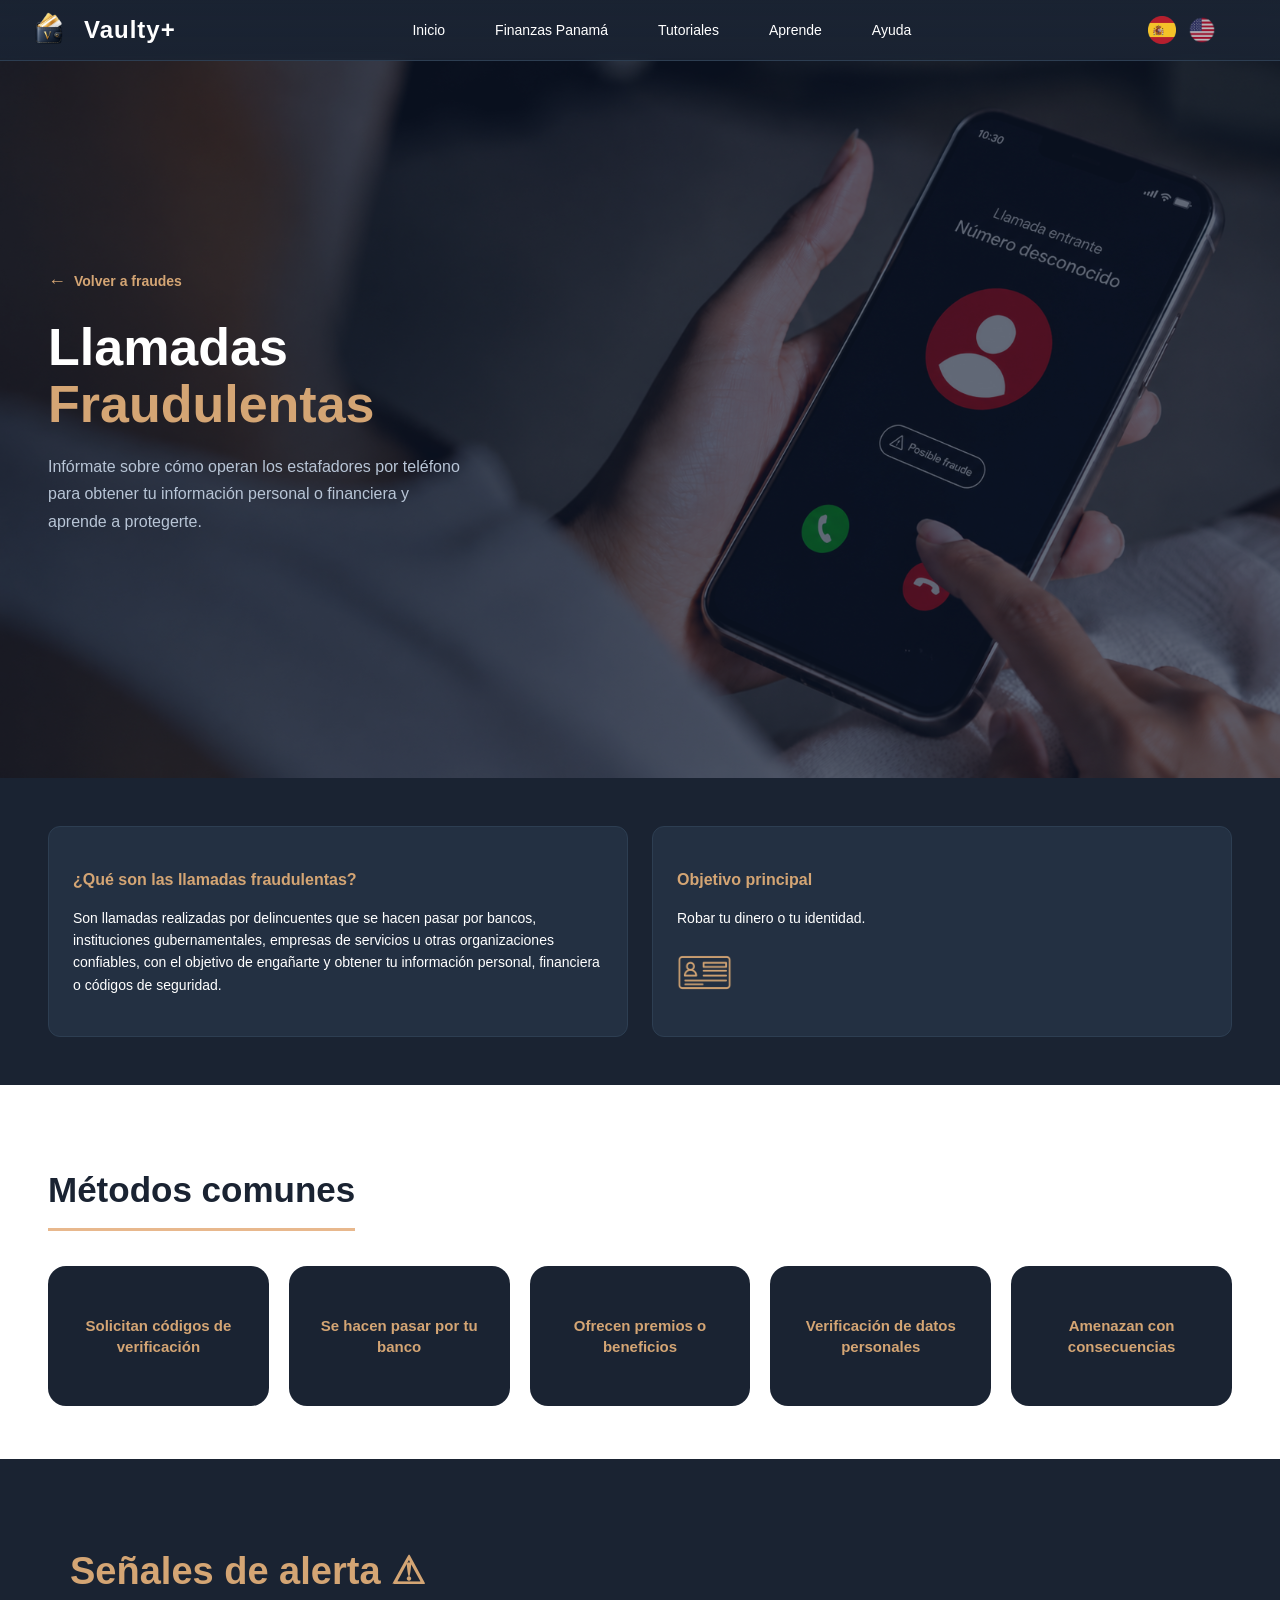
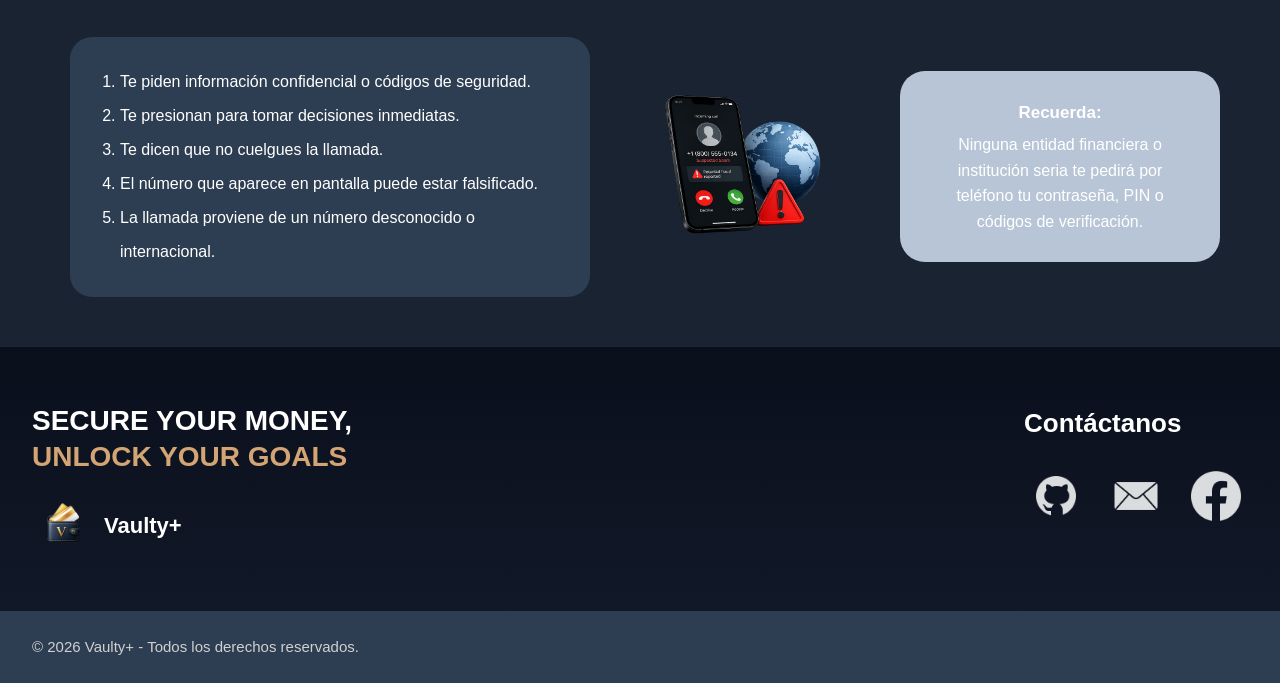
<file: fraudes_llamadas.html>
<!DOCTYPE html>
<html lang="es">
<head>
    <meta charset="UTF-8">
    <meta name="viewport" content="width=device-width, initial-scale=1.0">
    <link rel="stylesheet" href="fraudes_llamadas.css">
    <title>Vaulty+ - Llamadas Fraudulentas</title>
</head>
<body>
    <!-- HEADER -->
    <header id="header">
        <div class="header-content">
            <!-- Logo -->
            <div class="logo">
                <div class="logo-icon"><img src="img/logo_vaulty+.png" alt="Vaulty+"></div>
                <span>Vaulty+</span>
            </div>

           <!-- Navegación -->
           <nav>
             <a href="index.html" data-es="Inicio" data-en="Home">Inicio</a>

             <div class="nav-item dropdown">
                 <a href="finanzas.html" class="active" data-es="Finanzas Panamá" data-en="Panama's financial sector">Finanzas Panamá </a>
                 <ul class="dropdown-menu">
                     <li><a href="finanzas_fraudes.html" class="active" data-es="Fraudes" data-en="Frauds">Fraudes</a></li>
                     <li><a href="finanzas_impuestos.html" data-es="Impuestos" data-en="Taxes">Impuestos</a></li>
                     <li><a href="finanzas_seguro.html" data-es="Seguro Social" data-en="Social Security">Seguro Social</a></li>
                 </ul>
             </div>

             <div class="nav-item dropdown">
                 <a href="tutoriales.html" data-es="Tutoriales" data-en="Tutorials">Tutoriales </a>
                 <ul class="dropdown-menu">
                    <li><a href="tutoriales_podcast.html" data-es="Podcast" data-en="Podcast">Podcast</a></li>
                    <li><a href="tutoriales_assesorias.html" data-es="Asesorías" data-en="Advisory">Asesorías</a></li>
                    <li><a href="tutoriales_trading.html" data-es="Trading" data-en="Trading">Trading</a></li>
                 </ul>
             </div>

             <div class="nav-item dropdown">
                  <a href="aprende.html" data-es="Aprende" data-en="Learn">Aprende</a>
                  <ul class="dropdown-menu">
                     <li><a href="aprende_glosario.html" data-es="Glosarios" data-en="Glossary">Glosario</a></li>
                     <li><a href="aprende_guias.html" data-es="Guias" data-en="Guides">Guías</a></li>
                     <li><a href="aprende_juegos.html" data-es="Juegos" data-en="Games">Juegos</a></li>
                     <li><a href="aprende_monedas.html" data-es="Monedas" data-en="Coins">Monedas</a></li>
                  </ul>
             </div>

             <div class="nav-item dropdown">
                 <a href="ayuda.html" data-es="Ayuda" data-en="Help">Ayuda </a>
                  <ul class="dropdown-menu">
                      <li><a href="#" data-es="Preguntas Frecuentes" data-en="Frequently Asked Questions">Preguntas Frecuentes</a></li>
                      <li><a href="#" data-es="Contacto" data-en="Contact">Contacto</a></li>
                  </ul>
             </div>
           </nav>

            <!-- Selector de idioma -->
            <div class="nav-right">
                <div class="language-switcher">
                    <img src="img/spain.png" alt="ES" title="Español" onclick="setLang('es')" />
                    <img src="img/ingles.png" alt="EN" title="English" onclick="setLang('en')" />
                </div>
            </div>
        </div>
    </header>

    <!-- HERO — imagen de fondo con botón de regreso y título a la izquierda -->
    <section class="hero-llamadas">
       <img src="img/llamadas_es.jpeg" data-img-es="img/llamadas_es.jpeg" data-img-en="img/llamadas_en.jpeg" alt="Fondo llamadas fraudulentas" class="hero-img">
       <div class="hero-overlay"></div>
       <div class="hero-content">

          <!-- BOTÓN DE REGRESO  -->
          <div class="volver-container">
            <a href="finanzas_fraudes.html" class="btn-volver">
                <span class="flecha" aria-hidden="true">←</span>
                <span data-es="Volver a fraudes" data-en="Back to frauds">Volver a fraudes</span>
            </a>
          </div>

          <h1>
             <span data-es="Llamadas" data-en="Fraudulent">Llamadas</span>
             <span class="accent" data-es="Fraudulentas" data-en="Calls">Fraudulentas</span>
          </h1>
          <p data-es="Infórmate sobre cómo operan los estafadores por teléfono para obtener tu información personal o financiera y aprende a protegerte."
             data-en="Learn how phone scammers operate to steal your personal or financial information, and discover how to protect yourself.">
             Infórmate sobre cómo operan los estafadores por teléfono para obtener tu información personal o financiera y aprende a protegerte.
          </p>
      </div>
  </section>

   <!-- TARJETA - QUÉ SON LAS LLAMADAS FRAUDULENTAS -->
    <section class="que_son-section">
        <div class="cards-que-son">
            <div class="card">
                <h3 data-es="¿Qué son las llamadas fraudulentas?" data-en="What Are Fraudulent Phone Calls?">¿Qué son las llamadas fraudulentas?</h3>
                <p data-es="Son llamadas realizadas por delincuentes que se hacen pasar por bancos, instituciones gubernamentales, empresas de servicios u otras organizaciones confiables, con el objetivo de engañarte y obtener tu información personal, financiera o códigos de seguridad."
                    data-en="They are phone calls made by scammers who impersonate banks, government agencies, utility providers, or other trusted organizations to deceive you into revealing your personal information, financial details, or security codes.">
                    Son llamadas realizadas por delincuentes que se hacen pasar por bancos, instituciones gubernamentales, empresas de servicios u otras organizaciones confiables, con el objetivo de engañarte y obtener tu información personal, financiera o códigos de seguridad.
                </p>
            </div>
            <div class="card">
                <h3 data-es="Objetivo principal" data-en="Main Objective">Objetivo principal</h3>
                <p data-es="Robar tu dinero o tu identidad."
                    data-en="Steal your money or your identity.">
                    Robar tu dinero o tu identidad.
                </p>
                <div class="objetivo-icono">
                  <img src="iconos/ID.png" alt="Cédula de identidad">
               </div>
            </div>
        </div>
    </section>

    <!-- MÉTODOS COMUNES -->
    <section class="metodos-section">
     <h2 data-es="Métodos comunes" data-en="Common Methods">Métodos comunes</h2>
       <div class="cards-metodos">
         <!-- Tarjeta 1 -->
         <div class="metodo-item">
             <div class="card-metodo">
                 <h3 data-es="Solicitan códigos de verificación" data-en="They Request Verification Codes">Solicitan códigos de verificación</h3>
             </div>
             <div class="card-info">
                   <p data-es="Te piden códigos enviados a tu celular o correo para verificar tu cuenta."
                     data-en="They ask you for verification codes sent to your phone or email to verify your account.">
                     Te piden códigos enviados a tu celular o correo para "verificar" tu cuenta.
                   </p>
              </div>
         </div>

          <!-- Tarjeta 2 -->
          <div class="metodo-item">
                <div class="card-metodo">
                    <h3 data-es="Se hacen pasar por tu banco" data-en="They Pretend to Be Your Bank">Se hacen pasar por tu banco</h3>
                </div>
             <div class="card-info">
                  <p data-es="Dicen que hay problemas con tu cuenta o transacciones sospechosas."
                     data-en="They claim there are issues with your account or suspicious transactions.">
                     Dicen que hay problemas con tu cuenta o transacciones sospechosas.
                 </p>
             </div>
          </div>

        <!-- Tarjeta 3 -->
        <div class="metodo-item">
            <div class="card-metodo">
                <h3 data-es="Ofrecen premios o beneficios" data-en="They Offer Prizes or Benefits">Ofrecen premios o beneficios</h3>
            </div>
            <div class="card-info">
                <p data-es="Prometen premios, reembolsos o mejoras de servicios que no existen."
                   data-en="They promise fake prizes, refunds, or service upgrades.">
                  Prometen premios, reembolsos o mejoras de servicios que no existen.
                </p>
            </div>
        </div>

        <!-- Tarjeta 4 -->
        <div class="metodo-item">
            <div class="card-metodo">
                <h3 data-es="Verificación de datos personales" data-en="Personal Information Verification">Verificación de datos personales</h3>
            </div>
            <div class="card-info">
                <p data-es="Piden información personal para actualizar o confirmar datos."
                   data-en="They ask for personal information to update or confirm your account details.">
                  Piden información personal para "actualizar" o "confirmar" datos.
                </p>
            </div>
        </div>

        <!-- Tarjeta 5 -->
        <div class="metodo-item">
            <div class="card-metodo">
                <h3 data-es="Amenazan con consecuencias" data-en="They Threaten You with Consequences">Amenazan con consecuencias</h3>
            </div>
            <div class="card-info">
                <p data-es="Te asustan diciendo que bloquearán tu cuenta o tomarán acciones legales."
                   data-en="They try to scare you by claiming your account will be blocked or that legal action will be taken.">
                   Te asustan diciendo que bloquearán tu cuenta o tomarán acciones legales.
                </p>
            </div>
        </div>
      </div>
   </section>

   <!-- SEÑALES DE ALERTA -->
   <section class="alerta-section">
      <h2 data-es="Señales de alerta ⚠" data-en="Warning Signs ⚠">Señales de alerta <span>⚠</span></h2>
      <div class="alerta-container">
          <!-- Lista -->
          <div class="alerta-lista">
               <ol>
                   <li data-es="Te piden información confidencial o códigos de seguridad." data-en="They ask for confidential information or security codes.">Te piden información confidencial o códigos de seguridad.</li>
                   <li data-es="Te presionan para tomar decisiones inmediatas." data-en="They pressure you to make immediate decisions.">Te presionan para tomar decisiones inmediatas.</li>
                   <li data-es="Te dicen que no cuelgues la llamada." data-en="They tell you not to hang up the call.">Te dicen que no cuelgues la llamada.</li>
                   <li data-es="El número que aparece en pantalla puede estar falsificado." data-en="The number displayed on screen may be spoofed.">El número que aparece en pantalla puede estar falsificado.</li>
                   <li data-es="La llamada proviene de un número desconocido o internacional." data-en="The call comes from an unknown or international number.">La llamada proviene de un número desconocido o internacional.</li>
              </ol>
          </div>

          <!-- Imagen -->
          <div class="alerta-imagen">
              <img src="img/telefono_fraude.png" alt="Teléfono con llamada fraudulenta">
          </div>

          <!-- Mensaje -->
          <div class="alerta-mensaje">
               <p>
                  <strong data-es="Recuerda:" data-en="Remember:">Recuerda:</strong>
                  <span data-es="Ninguna entidad financiera o institución seria te pedirá por teléfono tu contraseña, PIN o códigos de verificación."
                        data-en="No financial institution or serious organization will ask for your password, PIN, or verification codes over the phone.">
                    Ninguna entidad financiera o institución seria te pedirá por teléfono tu contraseña, PIN o códigos de verificación.
                  </span>
               </p>
          </div>
       </div>
  </section>


    <!-- FOOTER -->
    <footer class="footer">
        <div class="footer-top">
            <div class="footer-top-inner">

                <div class="footer-brand">
                    <h2>
                        <span data-es="SECURE YOUR MONEY," data-en="SECURE YOUR MONEY,">SECURE YOUR MONEY,</span>
                        <span class="accent" data-es="UNLOCK YOUR GOALS" data-en="UNLOCK YOUR GOALS">UNLOCK YOUR GOALS</span>
                    </h2>
                    <div class="footer-logo">
                        <img src="img/logo_vaulty+.png" alt="Logo Vaulty+">
                        <span>Vaulty+</span>
                    </div>
                </div>

                <div class="footer-contact">
                    <h3 data-es="Contáctanos" data-en="Contact us">Contáctanos</h3>
                    <div class="contact-links">
                        <a href="https://github.com/Vaulty2027" class="footer-icon" aria-label="GitHub" target="_blank" rel="noopener">
                            <img src="iconos/github.png" alt="GitHub">
                        </a>
                        <a href="mailto:vaultypty@gmail.com" class="footer-icon" aria-label="Correo">
                            <img src="iconos/correo.png" alt="Correo">
                        </a>
                        <a href="https://www.facebook.com/share/1E4h8KaVst/?mibextid=wwXIfr" class="footer-icon" aria-label="Facebook" target="_blank" rel="noopener">
                            <img src="iconos/facebook.png" alt="Facebook">
                        </a>
                    </div>
                </div>

            </div>
        </div>

        <div class="footer-bottom">
            <p class="copyright" data-es="© 2026 Vaulty+ - Todos los derechos reservados." data-en="© 2026 Vaulty+ - All rights reserved.">
                © 2026 Vaulty+ - Todos los derechos reservados.
            </p>
        </div>
    </footer>

    <script src="fraudes_llamadas.js"></script>
</body>
</html>
</file>
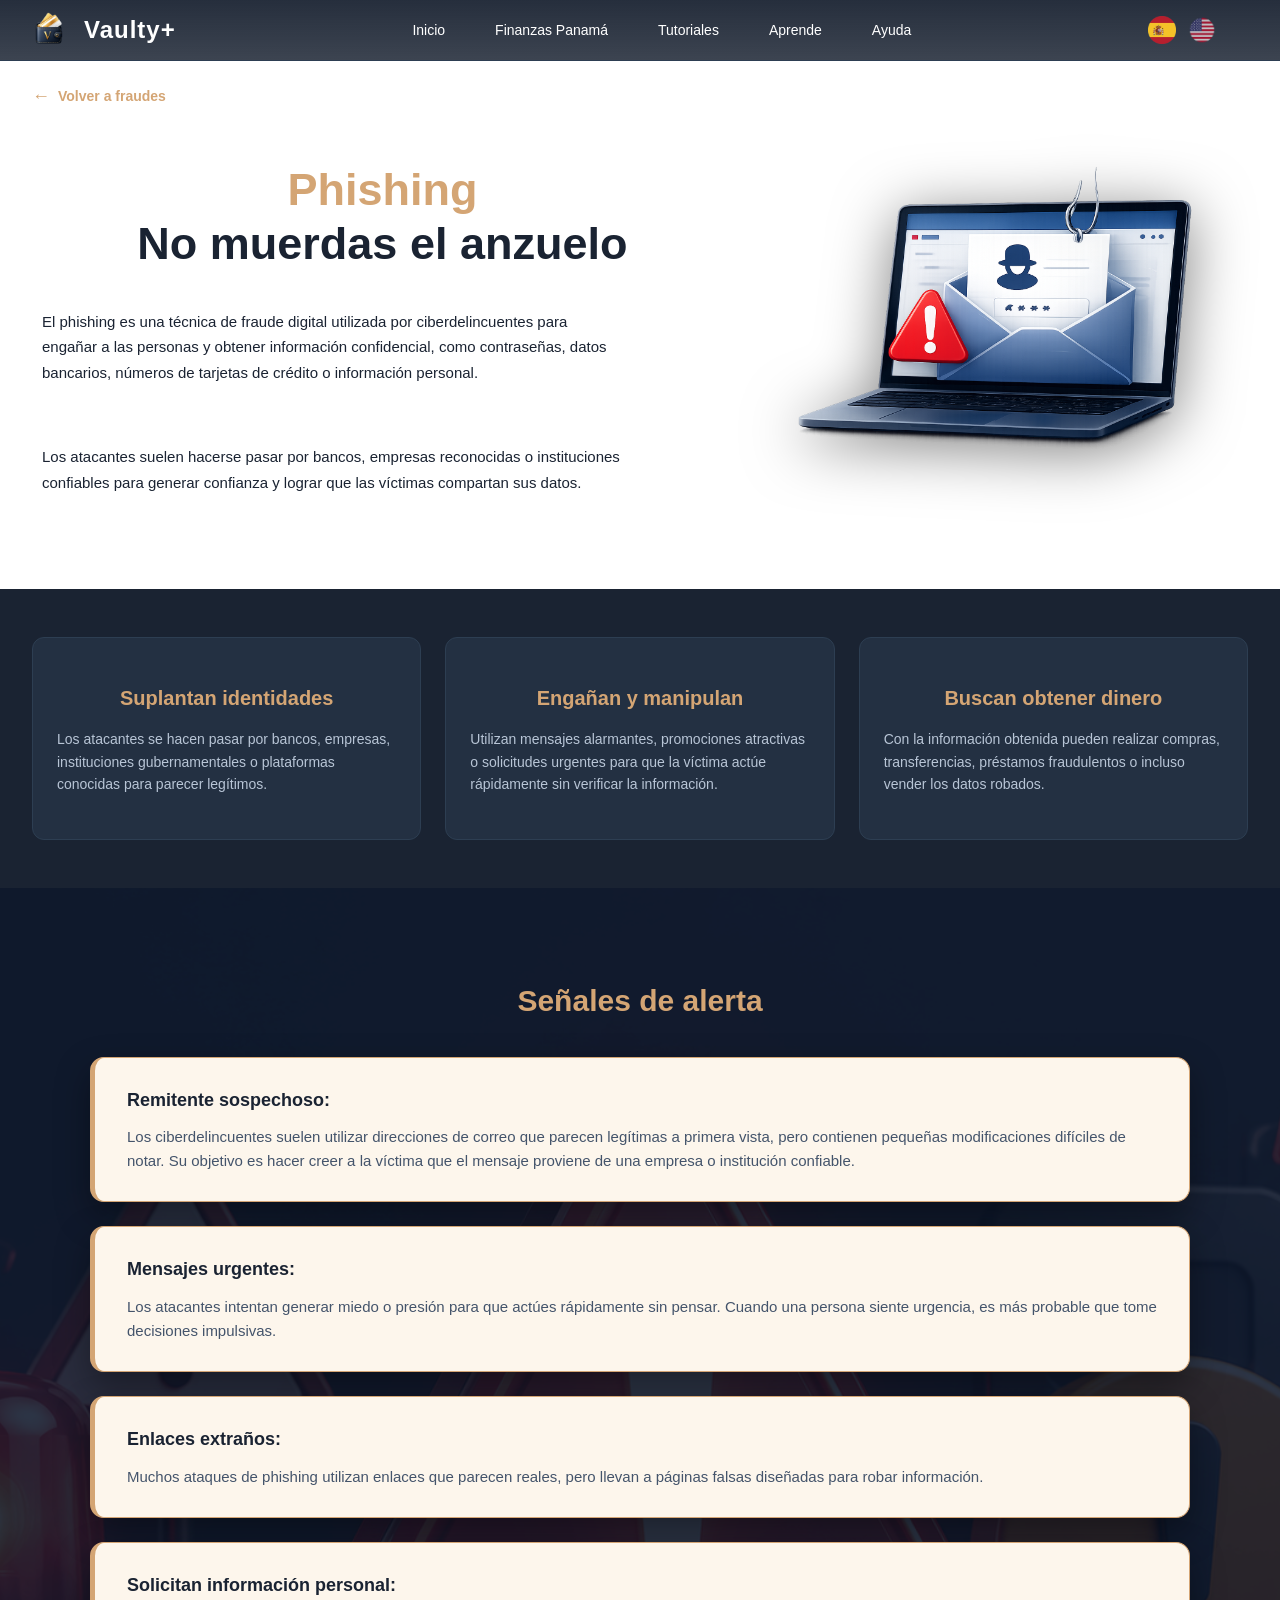
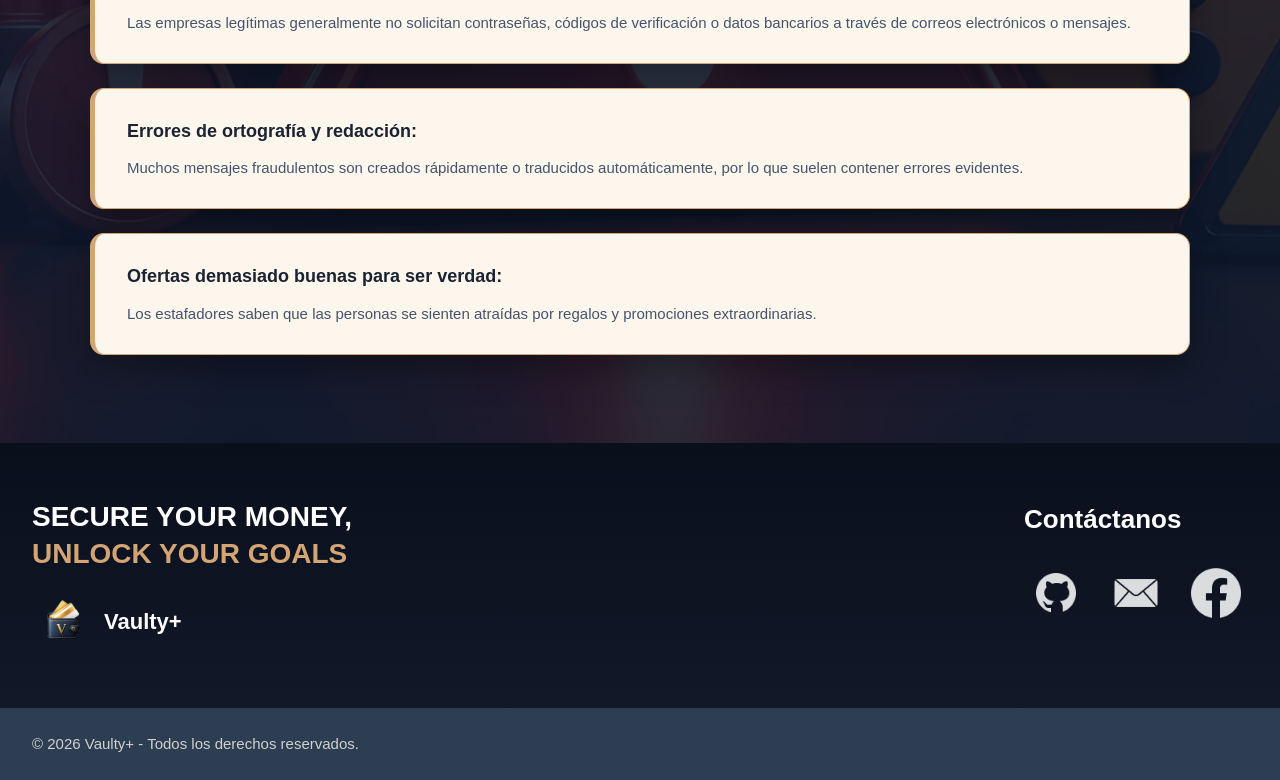
<file: fraudes_Phishing.html>
<!DOCTYPE html>
<html lang="es">
<head>
  <meta charset="UTF-8">
  <meta name="viewport" content="width=device-width, initial-scale=1.0">
  <link rel="stylesheet" href="fraudes_Phishing.css">
  <title>Vaulty+ - Phishing</title>
</head>
<body>

  <!-- HEADER -->
  <header id="header">
    <div class="header-content">
     <!-- Logo -->
     <div class="logo">
       <div class="logo-icon"><img src="img/logo_vaulty+.png" alt="Vaulty+"></div>
        <span>Vaulty+</span>
    </div>

    <!-- Navegación -->
    <nav>
      <a href="index.html" data-es="Inicio" data-en="Home">Inicio</a>

      <div class="nav-item dropdown">
        <a href="finanzas.html" class="active" data-es="Finanzas Panamá" data-en="Panama's financial sector">Finanzas Panamá </a>
        <ul class="dropdown-menu">
          <li><a href="finanzas_fraudes.html" class="active" data-es="Fraudes" data-en="Frauds">Fraudes</a></li>
          <li><a href="finanzas_impuestos.html" data-es="Impuestos" data-en="Taxes">Impuestos</a></li>
          <li><a href="finanzas_seguro.html" data-es="Seguro Social" data-en="Social Security">Seguro Social</a></li>
        </ul>
      </div>

      <div class="nav-item dropdown">
        <a href="tutoriales.html" data-es="Tutoriales" data-en="Tutorials">Tutoriales </a>
        <ul class="dropdown-menu">
         <li><a href="tutoriales_podcast.html" data-es="Podcast" data-en="Podcast">Podcast</a></li>
         <li><a href="tutoriales_assesorias.html" data-es="Asesorias" data-en="Advisory">Asesorías</a></li>
         <li><a href="tutoriales_trading.html" data-es="Trading" data-en="Trading">Trading</a></li>
        </ul>
      </div>

      <div class="nav-item dropdown">
        <a href="aprende.html" data-es="Aprende" data-en="Learn">Aprende</a>
        <ul class="dropdown-menu">
          <li><a href="aprende_glosario.html" data-es="Glosarios" data-en="Glossary">Glosario</a></li>
          <li><a href="aprende_guias.html" data-es="Guias" data-en="Guides">Guías</a></li>
          <li><a href="aprende_juegos.html" data-es="Juegos" data-en="Games">Juegos</a></li>
          <li><a href="aprende_monedas.html" data-es="Monedas" data-en="Coins">Monedas</a></li>
        </ul>
     </div>

     <div class="nav-item dropdown">
       <a href="ayuda.html" data-es="Ayuda" data-en="Help">Ayuda </a>
        <ul class="dropdown-menu">
          <li><a href="#" data-es="Preguntas Frecuentes" data-en="Frequently Asked Questions">Preguntas Frecuentes</a></li>
          <li><a href="#" data-es="Contacto" data-en="Contact">Contacto</a></li>
        </ul>
     </div>

    </nav>

    <!-- Selector de idioma -->
    <div class="nav-right">
      <div class="language-switcher">
        <img src="img/spain.png" alt="ES" title="Español" onclick="setLang('es')" />
        <img src="img/ingles.png" alt="EN" title="English" onclick="setLang('en')" />
      </div>
    </div>
    </div>
  </header>


 <!-- HERO — sección principal de phishing (incluye botón de regreso) -->
<section class="hero-fraudes-phishing">
  <div class="hero-fraudes-phishing-content">

    <!-- BOTÓN DE REGRESO dentro del hero -->
    <div class="volver-container">
      <a href="finanzas_fraudes.html" class="btn-volver">
          <span class="flecha" aria-hidden="true">←</span>
          <span data-es="Volver a fraudes" data-en="Back to frauds">Volver a fraudes</span>
      </a>
    </div>

    <!-- Fila: texto + imagen -->
    <div class="hero-body">

      <div class="phishing-text">
        <h1>
             <span class="accent"
                data-es="Phishing"
                data-en="Phishing">Phishing
            </span>
            <span data-es="No muerdas el anzuelo" data-en="Don't take the bait">No muerdas el anzuelo</span>
        </h1>

        <p
          data-es="El phishing es una técnica de fraude digital utilizada por ciberdelincuentes para engañar a las personas y obtener información confidencial, como contraseñas, datos bancarios, números de tarjetas de crédito o información personal."
          data-en="Phishing is a digital fraud technique used by cybercriminals to trick individuals into revealing sensitive information, such as passwords, banking details, credit card numbers, or personal data.">
          El phishing es una técnica de fraude digital utilizada por ciberdelincuentes para engañar a las personas y obtener información confidencial, como contraseñas, datos bancarios, números de tarjetas de crédito o información personal.
        </p>

        <p
           data-es="Los atacantes suelen hacerse pasar por bancos, empresas reconocidas o instituciones confiables para generar confianza y lograr que las víctimas compartan sus datos."
           data-en="Attackers often pose as banks, well-known companies, or trusted institutions to build trust and get victims to share their information.">
          Los atacantes suelen hacerse pasar por bancos, empresas reconocidas o instituciones confiables para generar confianza y lograr que las víctimas compartan sus datos.
        </p>
      </div>

      <!-- Imagen derecha -->
      <div class="phishing-image">
        <img src="img/phishing.png" alt="Alerta de phishing">
      </div>

    </div><!-- /hero-body -->

  </div>
</section>

<!-- TARJETAS — tipos de phishing -->
<section class="cards-section">
  <div class="cards-grid">

    <div class="card">
      <h3 data-es="Suplantan identidades" data-en="They impersonate trusted identities">Suplantan identidades</h3>
      <p
        data-es="Los atacantes se hacen pasar por bancos, empresas, instituciones gubernamentales o plataformas conocidas para parecer legítimos."
        data-en="Attackers impersonate banks, companies, government institutions, or well-known platforms to appear legitimate.">
        Los atacantes se hacen pasar por bancos, empresas, instituciones gubernamentales o plataformas conocidas para parecer legítimos.
     </p>
    </div>

    <div class="card">
      <h3 data-es="Engañan y manipulan" data-en="Deceive and manipulate">Engañan y manipulan</h3>
      <p
        data-es="Utilizan mensajes alarmantes, promociones atractivas o solicitudes urgentes para que la víctima actúe rápidamente sin verificar la información."
        data-en="Attackers use alarming messages, attractive offers, or urgent requests to pressure victims into acting quickly without verifying the information.">
        Utilizan mensajes alarmantes, promociones atractivas o solicitudes urgentes para que la víctima actúe rápidamente sin verificar la información.
      </p>
    </div>

    <div class="card">
      <h3 data-es="Buscan obtener dinero" data-en="They seek to obtain money">Buscan obtener dinero</h3>
      <p
        data-es="Con la información obtenida pueden realizar compras, transferencias, préstamos fraudulentos o incluso vender los datos robados."
        data-en="With the information obtained, they can make purchases, transfers, fraudulent loans, or even sell the stolen data.">
        Con la información obtenida pueden realizar compras, transferencias, préstamos fraudulentos o incluso vender los datos robados.
      </p>
    </div>
  </div>
</section>

 <!--ALERTAS — Señales de alerta-->
  <section class="alertas-section">
    <img src="img/señales_alerta.png" alt="Fondo señales de alerta" class="alerta-bg-img">
    <div class="alerta-overlay"></div>
    <div class="alerta-container">

      <h2 data-es="Señales de alerta"
          data-en="Warning Signs">
         Señales de alerta
      </h2>

      <!-- Remitente sospechoso -->
      <div class="alerta-box">
        <div class="alerta-titulo">
          <h3 data-es="Remitente sospechoso:" data-en="Suspicious Sender:">Remitente sospechoso:</h3>
          <p data-es="Los ciberdelincuentes suelen utilizar direcciones de correo que parecen legítimas a primera vista, pero contienen pequeñas modificaciones difíciles de notar. Su objetivo es hacer creer a la víctima que el mensaje proviene de una empresa o institución confiable."
             data-en="Cybercriminals often use email addresses that appear legitimate at first glance but contain small modifications that are difficult to notice. Their goal is to make the victim believe that the message comes from a trusted company or institution.">
             Los ciberdelincuentes suelen utilizar direcciones de correo que parecen legítimas a primera vista, pero contienen pequeñas modificaciones difíciles de notar. Su objetivo es hacer creer a la víctima que el mensaje proviene de una empresa o institución confiable.
          </p>
        </div>
      </div>

      <!-- Mensajes urgentes -->
       <div class="alerta-box">
        <div class="alerta-titulo">
          <h3 data-es="Mensajes urgentes:" data-en="Urgent Messages:">Mensajes urgentes:</h3>
          <p data-es="Los atacantes intentan generar miedo o presión para que actúes rápidamente sin pensar. Cuando una persona siente urgencia, es más probable que tome decisiones impulsivas."
             data-en="Attackers try to create fear or pressure so that you act quickly without thinking. When a person feels a sense of urgency, they are more likely to make impulsive decisions.">
             Los atacantes intentan generar miedo o presión para que actúes rápidamente sin pensar. Cuando una persona siente urgencia, es más probable que tome decisiones impulsivas.
          </p>
        </div>
      </div>

      <!-- Enlaces extraños -->
       <div class="alerta-box">
        <div class="alerta-titulo">
          <h3 data-es="Enlaces extraños:" data-en="Suspicious Links:">Enlaces extraños:</h3>
          <p data-es="Muchos ataques de phishing utilizan enlaces que parecen reales, pero llevan a páginas falsas diseñadas para robar información."
             data-en="Many phishing attacks use links that appear legitimate but lead to fake websites designed to steal information.">
             Muchos ataques de phishing utilizan enlaces que parecen reales, pero llevan a páginas falsas diseñadas para robar información.
          </p>
        </div>
      </div>

      <!-- Solicitan información personal -->
       <div class="alerta-box">
        <div class="alerta-titulo">
          <h3 data-es="Solicitan información personal:" data-en="Request Personal Information:">Solicitan información personal:</h3>
          <p data-es="Las empresas legítimas generalmente no solicitan contraseñas, códigos de verificación o datos bancarios a través de correos electrónicos o mensajes."
             data-en="Legitimate companies generally do not request passwords, verification codes, or banking information through emails or messages.">
             Las empresas legítimas generalmente no solicitan contraseñas, códigos de verificación o datos bancarios a través de correos electrónicos o mensajes.
          </p>
        </div>
      </div>

      <!-- Errores de ortografía y redacción -->
       <div class="alerta-box">
        <div class="alerta-titulo">
          <h3 data-es="Errores de ortografía y redacción:" data-en="Spelling and Grammar Errors:">Errores de ortografía y redacción:</h3>
          <p data-es="Muchos mensajes fraudulentos son creados rápidamente o traducidos automáticamente, por lo que suelen contener errores evidentes."
             data-en="Many fraudulent messages are created quickly or translated automatically, which is why they often contain obvious spelling and grammar mistakes.">
             Muchos mensajes fraudulentos son creados rápidamente o traducidos automáticamente, por lo que suelen contener errores evidentes.
          </p>
        </div>
      </div>

      <!-- Ofertas demasiado buenas para ser verdad -->
       <div class="alerta-box">
        <div class="alerta-titulo">
          <h3 data-es="Ofertas demasiado buenas para ser verdad:" data-en="Offers Too Good to Be True:">Ofertas demasiado buenas para ser verdad:</h3>
          <p data-es="Los estafadores saben que las personas se sienten atraídas por regalos y promociones extraordinarias."
             data-en="Scammers know that people are attracted to extraordinary gifts and promotions.">
             Los estafadores saben que las personas se sienten atraídas por regalos y promociones extraordinarias.
          </p>
        </div>
      </div>

    </div>
  </section>


  <!-- FOOTER -->
  <footer class="footer">
        <div class="footer-top">
            <div class="footer-top-inner">

                <div class="footer-brand">
                    <h2>
                        <span data-es="SECURE YOUR MONEY," data-en="SECURE YOUR MONEY,">SECURE YOUR MONEY,</span>
                        <span class="accent" data-es="UNLOCK YOUR GOALS" data-en="UNLOCK YOUR GOALS">UNLOCK YOUR GOALS</span>
                    </h2>
                    <div class="footer-logo">
                        <img src="img/logo_vaulty+.png" alt="Logo Vaulty+">
                        <span>Vaulty+</span>
                    </div>
                </div>

                <div class="footer-contact">
                    <h3 data-es="Contáctanos" data-en="Contact us">Contáctanos</h3>
                    <div class="contact-links">
                        <a href="#" class="footer-icon" aria-label="GitHub" target="_blank" rel="noopener">
                            <img src="iconos/github.png" alt="GitHub">
                        </a>
                        <a href="mailto:info@vaultyplus.com" class="footer-icon" aria-label="Correo">
                            <img src="iconos/correo.png" alt="Correo">
                        </a>
                        <a href="#" class="footer-icon" aria-label="Facebook" target="_blank" rel="noopener">
                            <img src="iconos/facebook.png" alt="Facebook">
                        </a>
                    </div>
                </div>

            </div>
        </div>

        <div class="footer-bottom">
            <p class="copyright" data-es="© 2026 Vaulty+ - Todos los derechos reservados." data-en="© 2026 Vaulty+ - All rights reserved.">
                © 2026 Vaulty+ - Todos los derechos reservados.
            </p>
        </div>
  </footer>

 <script src="fraudes_Phishing.js"></script>
</body>
</html>
</file>
<file: index.css>
:root {
    --primary-dark: #1a2332;
    --primary-accent: #d4a574;
    --text-light: #ffffff;
    --text-muted: #b8c5d6;
    --border-color: #2d3e52;
    --hover-accent: #e8b88d;
}

* {
    box-sizing: border-box;
}

body {
    font-family:'Segoe UI', Tahoma, Geneva, Verdana, sans-serif;
    color: var(--text-light);
    background-color: var(--primary-dark);
    line-height: 1.6;
    overflow-x: hidden;
    margin: 0;
    padding: 0;
}

/* ============================================
   HEADER / NAV
   ============================================ */
header {
    position: fixed;
    top: 0;
    left: 0;
    right: 0;
    z-index: 1000;
    background: linear-gradient(180deg, rgba(26, 35, 50, 0.95) 0%, rgba(26, 35, 50, 0.85) 100%);
    backdrop-filter: blur(10px);
    border-bottom: 1px solid var(--border-color);
    padding: 6px 24px;
}

header.scrolled {
    background: linear-gradient(180deg, rgba(26, 35, 50, 0.98) 0%, rgba(26, 35, 50, 0.9) 100%);
    box-shadow: 0 4px 20px rgba(0, 0, 0, 0.3);
}

.header-content {
    max-width: 1400px;
    margin: 0 auto;
    display: flex;
    justify-content: space-between;
    align-items: center;
}

.logo {
    display: flex;
    align-items: center;
    gap: 12px;
    font-size: 24px;
    font-weight: 700;
    letter-spacing: 1px;
}

.logo-icon {
    width: 48px;
    height: 48px;
}

.logo-icon img {
    width: 100%;
    height: 100%;
    object-fit: contain;
}

.btn-register {
    background-color: var(--primary-accent);
    color: var(--primary-dark);
    padding: 7px 25px;
    border: none;
    border-radius: 6px;
    font-weight: 600;
    cursor: pointer;
    transition: all 0.3s ease;
    font-size: 15.2px;
    margin-left: 100px;
}

.btn-register:hover {
    background-color: var(--hover-accent);
    transform: translateY(-2px);
    box-shadow: 0 8px 16px rgba(212, 165, 116, 0.3);
}

nav {
    display: flex;
    gap: 50px;
    align-items: center;
}

nav a {
    color: var(--text-light);
    text-decoration: none;
    font-size: 14px;
    font-weight: 500;
    position: relative;
    transition: color 0.3s ease;
}

nav a:hover {
    color: var(--primary-accent);
}

nav a.active {
    color: var(--primary-accent);
    border-bottom: 2px solid var(--primary-accent);
    padding-bottom: 6px;
}

.nav-item {
    position: relative;
    display: inline-flex;
    align-items: center;
}

.nav-item > a {
    display: flex;
    align-items: center;
    gap: 4px;
}

.nav-item.open .dropdown-menu {
    display: block;
}

.dropdown-menu {
    display: none;
    position: absolute;
    top: calc(100% + 8px);
    left: 0;
    background: rgba(26, 35, 50, 0.97);
    backdrop-filter: blur(10px);
    border-top: 2px solid var(--primary-accent);
    min-width: 170px;
    list-style: none;
    padding: 6px 0;
    margin: 0;
    z-index: 1001;
}

.dropdown-menu li a {
    display: block;
    padding: 10px 19px !important;
    color: var(--text-light);
    font-size: 14px;
    font-weight: 500;
    transition: color 0.3s ease;
    border-bottom: none !important;
}

.dropdown-menu li a:hover {
    color: var(--primary-accent);
}

.dropdown-menu li a.active {
    color: var(--primary-accent);
    text-decoration: underline;
}

.nav-right {
    display: flex;
    align-items: center;
    margin-right: 40px;
}

.language-switcher {
    display: flex;
    gap: 12px;
    align-items: center;
}

.language-switcher img {
    width: 28px;
    height: 28px;
    cursor: pointer;
    opacity: 0.7;
    transition: opacity 0.3s ease;
    border-radius: 2px;
}

.language-switcher img:hover {
    opacity: 1;
}

.language-switcher img.active {
    opacity: 1;
    outline-offset: 2px;
    border-radius: 4px;
}

/* ============================================
   HERO — sección de Inicio
   ============================================ */
.hero-inicio {
    position: relative;
    min-height: 100vh;
    display: flex;
    align-items: center;
    overflow: hidden;
    margin-top: 30px;
}

.hero-inicio-img {
    position: absolute;
    inset: 0;
    width: 100%;
    height: 100%;
    object-fit: cover;
    z-index: 0;
}

.hero-inicio-bg {
    position: absolute;
    inset: 0;
    background: linear-gradient(
        90deg,
        rgba(26, 35, 50, 0.97) 35%,
        rgba(26, 35, 50, 0.75) 60%,
        rgba(26, 35, 50, 0.30) 100%
    );
    z-index: 1;
}

.hero-inicio-content {
    position: relative;
    z-index: 2;
    padding: 64px 32px;
    max-width: 1400px;
    margin: 0 auto;
    width: 100%;
}

.hero-inicio-content h1 {
    font-size: 48px;
    font-weight: 800;
    line-height: 1.2;
    margin-bottom: 24px;
}

.hero-inicio-content h1 span {
    display: block;
}

.hero-inicio-content h1 .accent {
    color: var(--primary-accent);
}

.hero-inicio-content p {
    font-size: 16px;
    color: var(--text-muted);
    line-height: 1.8;
    max-width: 450px;
}
/* ============================================
   ABOUT SECTION (base compartida)
   ============================================ */
.about-section {
    position: relative;
    background:
         radial-gradient(circle at 20% 20%, rgba(79, 172, 254, 0.12), transparent 40%),
        radial-gradient(circle at 80% 80%, rgba(0, 119, 255, 0.10), transparent 50%),
        linear-gradient(
            135deg,
            #0f172a 0%,
            #16213e 45%,
            #1e3a5f 100%
        );
    padding: 80px 32px;
    overflow: hidden;
}

.about-overlay {
    position: absolute;
    inset: 0;
    background: rgba(0, 0, 0, 0.2);
    z-index: 1;
}

.about-container {
    position: relative;
    z-index: 2;
    max-width: 1400px;
    margin: auto;
    display: grid;
    grid-template-columns: 1fr 1fr;
    align-items: center;
    gap: 48px;
}

/* Hijos directos sin .about-container (ej. quienes-somos) también deben
   quedar por encima del overlay */
.about-section > .about-text,
.about-section > .about-cards {
    position: relative;
    z-index: 2;
    max-width: 1400px;
    margin-left: auto;
    margin-right: auto;
}

.about-text {
    color: var(--text-light);
}

.about-text h2 {
    display: inline-block;
    font-size: 35px;
    margin-bottom: 24px;
    padding-bottom: 16px;
    border-bottom: 3px solid var(--primary-accent);
    color: var(--text-light);
    line-height: 1.3;
}

.about-text p {
    color: var(--text-muted);
    margin-bottom: 19px;
    line-height: 1.8;
    font-size: 16px;
}

.about-text h3 {
    display: flex;
    align-items: center;
    justify-content: center;
    gap: 20px;
    margin-top: 32px;
    margin-bottom: 24px;
    font-size: 29px;
    color: var(--text-light);
    line-height: 1.3;
}

.about-text h3::before,
.about-text h3::after {
    content: "";
    flex: 1;
    height: 3px;
    background: var(--primary-accent);
}

.about-image {
    position: relative;
    display: flex;
    justify-content: center;
    align-items: center;
}

.about-image img {
    width: 100%;
    max-width: 650px;
    border-radius: 20px;
    object-fit: cover;
    box-shadow: 0 20px 50px rgba(0, 0, 0, 0.4);
    transition: transform 0.4s ease;
}

.about-image img:hover {
    transform: scale(1.03);
}

/* ============================================
   QUÉ ES VAULTY+  
   ============================================ */
 .que-es-vaulty{
    display: flex;
    align-items: center;
    min-height: 80vh;
    border-top: 3px solid var(--border-color);
    box-shadow: 0 -2px 15px rgba(74, 129, 212, 0.4);
}
.que-es-vaulty-img {
    position: absolute;
    inset: 0;
    width: 100%;
    height: 100%;
    object-fit: cover;
    z-index: 0;
}

.que-es-vaulty .about-overlay {
    background: linear-gradient(
        90deg,
        rgba(15, 23, 42, 0.97) 35%,
        rgba(15, 23, 42, 0.75) 60%,
        rgba(15, 23, 42, 0.30) 100%
    );
}

.que-es-vaulty .about-container {
    grid-template-columns: 1fr;
    width: 100%;
}

.que-es-vaulty .about-text {
    max-width: 600px;
}

/* ============================================
   QUIÉNES SOMOS
   ============================================ */
.quienes-somos {
    background:white;
}

.quienes-somos .about-overlay {
    background: transparent;
}

.quienes-somos .about-text {
    text-align: center;
    max-width: 1000px;
    margin: 0 auto;
    color:var(--primary-dark);
}

.quienes-somos .about-text h2 {
    color: #a86c2b;
    border-bottom: 3px solid var(--primary-accent);
}

.quienes-somos .about-text p {
    color: var(--primary-dark);
}

/* ============================================
   Reconocimiento VAULTY+
   ============================================ */
.reconocimiento-vaulty {
    background:
        radial-gradient(circle at 15% 15%, rgba(96, 165, 250, 0.15), transparent 40%),
        radial-gradient(circle at 85% 85%, rgba(59, 130, 246, 0.12), transparent 45%),
        linear-gradient(
            135deg,
            #081120 0%,
            #132238 50%,
            #2d3758 100%
        );
}


.reconocimiento-vaulty-container {
    grid-template-columns: 1fr;
    text-align: center;
}

.reconocimiento-vaulty .about-text {
    max-width: 800px;
    margin: 0 auto;
}

.about-cards {
    display: flex;
    justify-content: center;
    gap: 25px;
    flex-wrap: wrap;
}

.about-card {
    width: 250px;
    border-radius: 15px;
    overflow: hidden;
    box-shadow: 0 16px 36px rgba(0, 0, 0, 0.35);
    transition: transform 0.4s ease;
}

.about-card:hover {
    transform: translateY(-6px);
}

.about-card img {
    width: 100%;
    height: 320px;
    object-fit: cover;
    display: block;
}


.horizontal-card {
    width: 420px;
    max-width: 100%;
}

.horizontal-card img {
    height: 300px;
}

.vertical-card {
    width: 220px;
    max-width: 100%;
}

.vertical-card img {
    height: 300px;
}

/* ============================================
   CÓMO PODEMOS AYUDARTE
   ============================================ */
.como-podemos-ayudarte {
    display: flex;
    align-items: center;
    min-height: 80vh;
}

.como-podemos-ayudarte-img {
    position: absolute;
    inset: 0;
    width: 100%;
    height: 100%;
    object-fit: cover;
    z-index: 0;
}

.como-podemos-ayudarte .about-overlay {
    background: linear-gradient(
        90deg,
        rgba(15, 23, 42, 0.97) 35%,
        rgba(15, 23, 42, 0.75) 60%,
        rgba(15, 23, 42, 0.30) 100%
    );
}

.como-podemos-ayudarte .about-container {
    grid-template-columns: 1fr;
    width: 100%;
}

.como-podemos-ayudarte .about-text {
    max-width: 600px;
}

/* ============================================
   ENTIDADES Y POSIBLES ALIANZAS
============================================ */
.entidades-alianzas {
    background:var(--text-light);
}
 
.entidades-alianzas .about-container {
    grid-template-columns: 1fr;
}
 
.entidades-alianzas .about-text {
    text-align: center;
    max-width: 100%;
    width: 100%;
    margin: 0;
}

.entidades-alianzas .about-text h2{
    color: var(--primary-dark);

}
 
.entidades-alianzas .about-text h3 {
    font-size: 25px;
    font-weight: 500;
    color: #a86c2b;
    margin-top: 0;
    margin-bottom: 16px;
}
 
.entidades-alianzas .about-text h3::before,
.entidades-alianzas .about-text h3::after {
    display: flex;
}
 
.entidades-alianzas .about-text > p {
    margin-bottom: 40px;
    color: var(--border-color);
}
 
.entidades-lista {
    display: flex;
    flex-direction: column;
    gap: 20px;
    text-align: left;
    width: 100%;

}
 
.entidad-card {
    position: relative;
    display: flex;
    align-items: center;
    gap: 40px;
    width: 90%;
    margin:auto;
    background:var(--border-color);
    border-radius: 16px;
    padding: 30px 40px;
    box-shadow: 0 12px 30px rgba(0, 0, 0, 0.25);
    box-sizing: border-box;

}
 
.entidad-logo {
    width: 120px;
    height: 120px;
    object-fit: contain;
    flex-shrink: 0;

}
 
.entidad-divider {
    width: 1px;
    align-self: stretch;
    background: #dfe5ec;
    flex-shrink: 0;
}
 
.entidad-texto {
    flex: 1;
    min-width: 0;
    padding-left: 10px;
}
 
.entidad-texto h4 {
    margin: 0 0 4px;
    font-size: 24px;
    font-weight: 700;
    color: var(--primary-accent);
}
 
.entidad-texto > p {
    margin: 0 0 14px;
    font-size: 16px;
    color: white;
}
 
.entidad-contacto {
    display: flex;
    align-items: center;
    gap: 8px;
    margin-bottom: 6px;
}
 
.entidad-contacto:last-child {
    margin-bottom: 0;
}
 
.entidad-icono {
    width: 16px;
    height: 16px;
    object-fit: contain;
    flex-shrink: 0;
}
 
.entidad-contacto p {
    margin: 0;
    font-size: 14px;
    color: white;
}
 
.entidad-arrow {
    flex-shrink: 0;
    width: 44px;
    height: 44px;
    border-radius: 50%;
    border: 1px solid #d8dee6;
    display: flex;
    align-items: center;
    justify-content: center;
    color: var(--text-light);
    font-size: 18px;
    text-decoration: none;
    transition: background 0.3s ease, color 0.3s ease, transform 0.3s ease;
    position: absolute;
    right: 30px;
    top: 50%;
    transform: translateY(-50%);
}

.entidad-arrow:hover {
    background: var(--text-muted);
    color: #ffffff;
    transform: translateY(-50%) translateX(3px)
}
 

/* ============================================
   FOOTER
   ============================================ */
.footer-top {
    background:linear-gradient(
            180deg,
            #0a0f1c 0%,
            #111827 100%);
    padding: 56px 32px;
}

.footer-top-inner {
    max-width: 1400px;
    margin: 0 auto;
    display: flex;
    justify-content: space-between;
    align-items: flex-start;
    flex-wrap: wrap;
    gap: 40px;
}

.footer-brand h2 {
    font-size: 28px;
    font-weight: 800;
    line-height: 1.3;
    margin: 0 0 20px;
}

.footer-brand h2 span {
    display: block;
}

.footer-brand h2 .accent {
    color: var(--primary-accent);
}

.footer-logo {
    display: flex;
    align-items: center;
    gap: 12px;
    font-size: 22px;
    font-weight: 700;
}

.footer-logo img {
    width: 60px;
    height: 60px;
    object-fit: contain;
}

.footer-contact h3 {
    font-size: 26px;
    margin: 0 0 20px;
    color: var(--text-light);
}

.contact-links {
    display: flex;
    gap: 16px;
    align-items: center;
    min-height: 44px;
}

/* Íconos de contacto (GitHub, correo, Facebook) */
.footer-icon {
    display: inline-flex;
    align-items: center;
    justify-content: center;
    width: 64px;
    height: 64px;
    transition: transform 0.3s ease;
}

.footer-icon img {
    width: 50px;
    height: 50px;
    object-fit: contain;
    opacity: 0.85;
    transition: opacity 0.3s ease;
}

.footer-icon:hover {
    transform: translateY(-3px);
}

.footer-icon:hover img {
    opacity: 1;
}

.footer-bottom {
    background: var(--border-color);
    padding: 24px 32px;
}

.copyright {
    max-width: 1400px;
    margin: 0 auto;
    color: #d0d0d0;
    font-size: 15px;
}

/* ============================================
   RESPONSIVE
   ============================================ */
@media (max-width: 1024px) {
    nav {
        gap: 16px;
    }

    nav a {
        font-size: 13px;
    }
}

@media (max-width: 900px) {
    .about-container {
        grid-template-columns: 1fr;
    }

    .about-text {
        text-align: center;
    }

    .about-text h2 {
        font-size: 29px;
    }

    .que-es-vaulty .about-text {
        margin: 0 auto;
    }

    .contact-links {
        justify-content: center;
    }

    .footer-top-inner {
        flex-direction: column;
        align-items: center;
        text-align: center;
    }

    .footer-brand,
    .footer-contact {
        width: 100%;
    }
}

@media (max-width: 768px) {
    header {
        padding: 10px;
    }

    .header-content {
        flex-wrap: wrap;
        gap: 10px;
    }

    nav {
        order: 3;
        width: 100%;
        justify-content: center;
        flex-wrap: wrap;
        gap: 10px;
    }

    .nav-right {
        width: 100%;
        justify-content: center;
        gap: 16px;
        margin-right: 0;
    }

    .logo {
        font-size: 19px;
    }

    .about-card {
        width: 100%;
        max-width: 280px;
    }
}
</file>
<file: finanzas.css>
:root {
  --primary-dark: #1a2332;
  --primary-accent: #d4a574;
  --text-light: #ffffff;
  --text-muted: #b8c5d6;
  --border-color: #2d3e52;
  --hover-accent: #e8b88d;
}

/* ============================================
  RESET Y BASE
============================================ */
body {
  font-family: 'Segoe UI', Tahoma, Geneva, Verdana, sans-serif;
  color: var(--text-light);
  background-color: var(--primary-dark);
  line-height: 1.6;
  overflow-x: hidden;
  margin: 0;
  padding: 0;
}

/* ============================================
  HEADER / NAV
============================================ */
header {
  position: fixed;
  top: 0;
  left: 0;
  right: 0;
  z-index: 1000;   
  background: linear-gradient(180deg, rgba(26, 35, 50, 0.95) 0%, rgba(26, 35, 50, 0.85) 100%);
  backdrop-filter: blur(10px);
  border-bottom: 1px solid var(--border-color);
  padding: 6px 24px;
}

header.scrolled {
  background: linear-gradient(180deg, rgba(26, 35, 50, 0.98) 0%, rgba(26, 35, 50, 0.9) 100%);
  box-shadow: 0 4px 20px rgba(0, 0, 0, 0.3);
}

.header-content {
  max-width: 1400px;
  margin: 0 auto;
  display: flex;
  justify-content: space-between;
  align-items: center;
}

/* ============================================
 LOGO
============================================ */
.logo {
  display: flex;
  align-items: center;
  gap: 12px;
  font-size: 24px;
  font-weight: 700;
  letter-spacing: 1px;
}

.logo-icon {
  width: 48px;
  height: 48px;
}

.logo-icon img {
  width: 100%;
  height: 100%;
  object-fit: contain;
}

/* ============================================
  NAVEGACIÓN PRINCIPAL
============================================ */
nav {
  display: flex;
  gap: 70px;
  align-items: center;
}

nav a {
  color: var(--text-light);
  text-decoration: none;
  font-size: 14px;
  font-weight: 500;
  position: relative;
  transition: color 0.3s ease;
}

nav a:hover {
  color: var(--primary-accent);
}

nav a.active {
  color: var(--primary-accent);
  border-bottom: 2px solid var(--primary-accent);
  padding-bottom: 6px;
}

.nav-item {
  position: relative;
  display: inline-flex;
  align-items: center;
}

.nav-item > a {
  display: flex;
  align-items: center;
  gap: 4px;
}

.nav-item.open .dropdown-menu {
  display: block;
}

.dropdown-menu {
  display: none;
  position: absolute;
  top: calc(100% + 8px);
  left: 0;
  background: rgba(26, 35, 50, 0.97);
  backdrop-filter: blur(10px);
  border-top: 2px solid var(--primary-accent);
  min-width: 170px;
  list-style: none;
  padding: 6px 0;
  margin: 0;
  z-index: 1001;
}

.dropdown-menu li a {
  display: block;
  padding: 10px 19px !important;
  color: var(--text-light);
  font-size: 14px;
  font-weight: 500;
  transition: color 0.3s ease;
  border-bottom: none !important;
}

.dropdown-menu li a:hover {
  color: var(--primary-accent);
}

.dropdown-menu li a.active {
  color: var(--primary-accent);
  text-decoration: underline;
}

.nav-right {
  display: flex;
  align-items: center;
  margin-right: 40px;
}

.language-switcher {
  display: flex;
  gap: 12px;
  align-items: center;
}

.language-switcher img {
  width: 28px;
  height: 28px;
  cursor: pointer;
  opacity: 0.7;
  transition: opacity 0.3s ease;
  border-radius: 2px;
}

.language-switcher img:hover {
  opacity: 1;
}


/* ============================================
  HERO FINANZAS — sección principal
============================================ */
.hero-finanzas {
  position: relative;
  min-height: 100vh;
  display: flex;
  align-items: center;
  overflow: hidden;
  margin-top: 30px;                      /* espacio para el header fijo */
}

/* Imagen de fondo */
.hero-finanzas-img {
  position: absolute;
  inset: 0;
  width: 100%;
  height: 100%;
  object-fit: cover;
  z-index: 0;
}

/* Capa oscura — más oscura a la izquierda donde va el texto */
.hero-finanzas-bg {
  position: absolute;
  inset: 0;
  background: linear-gradient(
    90deg,
    rgba(26,35,50,0.97) 35%,             /* muy oscuro a la izquierda */
    rgba(26,35,50,0.75) 60%,             /* semi transparente al centro */
    rgba(26,35,50,0.30) 100%             /* casi transparente a la derecha */
  );
  z-index: 1;
}

/* Texto encima de todo */
.hero-finanzas-content {
  position: relative;
  z-index: 2;
  padding: 4rem 2rem;
  max-width: 1400px;
  margin: 0 auto;
  width: 100%;
}

.hero-finanzas-content h1 {
  font-size: 3rem;
  font-weight: 800;
  line-height: 1.2;
  margin-bottom: 1.5rem;
}

/* Segunda línea en dorado */
.hero-finanzas-content h1 .accent {
  color: var(--primary-accent);
  display: block;                        /* fuerza salto de línea */
}

.hero-finanzas-content p {
  font-size: 1rem;
  color: var(--text-muted);
  line-height: 1.8;
  max-width: 450px;
}


/* ============================================
  FOOTER
============================================ */
.footer-top {
  background:linear-gradient(
   180deg,
   #0a0f1c 0%,
   #111827 100%
  );
  padding: 56px 32px;
}

.footer-top-inner {
  max-width: 1400px;
  margin: 0 auto;
  display: flex;
  justify-content: space-between;
  align-items: flex-start;
  flex-wrap: wrap;
  gap: 40px;
}

.footer-brand h2 {
  font-size: 28px;
  font-weight: 800;
  line-height: 1.3;
  margin: 0 0 20px;
}

.footer-brand h2 span {
  display: block;
}

.footer-brand h2 .accent {
  color: var(--primary-accent);
}

.footer-logo {
  display: flex;
  align-items: center;
  gap: 12px;
  font-size: 22px;
  font-weight: 700;
}

.footer-logo img {
  width: 60px;
  height: 60px;
  object-fit: contain;
}

.footer-contact h3 {
  font-size: 26px;
  margin: 0 0 20px;
  color: var(--text-light);
}

.contact-links {
  display: flex;
  gap: 16px;
  align-items: center;
  min-height: 44px;
}

/* Íconos de contacto (GitHub, correo, Facebook) */
.footer-icon {
  display: inline-flex;
  align-items: center;
  justify-content: center;
  width: 64px;
  height: 64px;
  transition: transform 0.3s ease;
}

.footer-icon img {
  width: 50px;
  height: 50px;
  object-fit: contain;
  opacity: 0.85;
  transition: opacity 0.3s ease;
}

.footer-icon:hover {
  transform: translateY(-3px);
}

.footer-icon:hover img {
  opacity: 1;
}

.footer-bottom {
  background: var(--border-color);
  padding: 24px 32px;
}

.copyright {
  max-width: 1400px;
  margin: 0 auto;
  color: #d0d0d0;
  font-size: 15px;
}

/* ============================================
   RESPONSIVE
   ============================================ */
@media (max-width: 768px) {
  .hero-finanzas-content h1 { font-size: 2rem; }
  .hero-finanzas-content p  { font-size: 0.95rem; }

  nav { gap: 1.5rem; }
  nav a { font-size: 0.85rem; }
}
</file>
<file: finanzas_fraudes.css>
:root {
  --primary-dark: #1a2332;
  --primary-accent: #d4a574;
  --text-light: #ffffff;
  --text-muted: #b8c5d6;
  --border-color: #2d3e52;
  --hover-accent: #e8b88d;
}

* {
    box-sizing: border-box;
}

/* ============================================
  RESET Y BASE
============================================ */
body {
  font-family: 'Segoe UI', Tahoma, Geneva, Verdana, sans-serif;
  background-color: var(--primary-dark);
  line-height: 1.6;
  overflow-x: hidden;
  margin: 0;
  padding: 0;
}

/* ============================================
  HEADER / NAV
============================================ */
header {
  position: fixed;
  top: 0;
  left: 0;
  right: 0;
  z-index: 1000;   
  background: linear-gradient(180deg, rgba(26, 35, 50, 0.95) 0%, rgba(26, 35, 50, 0.85) 100%);
  backdrop-filter: blur(10px);
  border-bottom: 1px solid var(--border-color);
  padding: 6px 24px;
}

header.scrolled {
  background: linear-gradient(180deg, rgba(26, 35, 50, 0.98) 0%, rgba(26, 35, 50, 0.9) 100%);
  box-shadow: 0 4px 20px rgba(0, 0, 0, 0.3);
}

.header-content {
  max-width: 1400px;
  margin: 0 auto;
  display: flex;
  justify-content: space-between;
  align-items: center;
  color: var(--text-light);
}

.header-content span{
  color: var(--text-light);
}
/* ============================================
 LOGO
============================================ */
.logo {
  display: flex;
  align-items: center;
  gap: 12px;
  font-size: 24px;
  font-weight: 700;
  letter-spacing: 1px;
}

.logo-icon {
  width: 48px;
  height: 48px;
}

.logo-icon img {
  width: 100%;
  height: 100%;
  object-fit: contain;
}

/* ============================================
  NAVEGACIÓN PRINCIPAL
============================================ */
nav {
  display: flex;
  gap: 70px;
  align-items: center;
}

nav a {
  color: var(--text-light);
  text-decoration: none;
  font-size: 14px;
  font-weight: 500;
  position: relative;
  transition: color 0.3s ease;
}

nav a:hover {
  color: var(--primary-accent);
}

nav a.active {
  color: var(--primary-accent);
  border-bottom: 2px solid var(--primary-accent);
  padding-bottom: 6px;
}

.nav-item {
  position: relative;
  display: inline-flex;
  align-items: center;
}

.nav-item > a {
  display: flex;
  align-items: center;
  gap: 4px;
}

.nav-item.open .dropdown-menu {
  display: block;
}

.dropdown-menu {
  display: none;
  position: absolute;
  top: calc(100% + 8px);
  left: 0;
  background: rgba(26, 35, 50, 0.97);
  backdrop-filter: blur(10px);
  border-top: 2px solid var(--primary-accent);
  min-width: 170px;
  list-style: none;
  padding: 6px 0;
  margin: 0;
  z-index: 1001;
}

.dropdown-menu li a {
  display: block;
  padding: 10px 19px !important;
  color: var(--text-light);
  font-size: 14px;
  font-weight: 500;
  transition: color 0.3s ease;
  border-bottom: none !important;
}

.dropdown-menu li a:hover {
  color: var(--primary-accent);
}

.dropdown-menu li a.active {
  color: var(--primary-accent);
  text-decoration: underline;
}

.nav-right {
  display: flex;
  align-items: center;
  margin-right: 40px;
}

.language-switcher {
  display: flex;
  gap: 12px;
  align-items: center;
}

.language-switcher img {
  width: 28px;
  height: 28px;
  cursor: pointer;
  opacity: 0.7;
  transition: opacity 0.3s ease;
  border-radius: 2px;
}

.language-switcher img:hover {
  opacity: 1;
}
 

.language-switcher img.active {
  opacity: 1;
  outline-offset: 2px;
  border-radius: 4px;
}

/* ============================================
  HERO FRAUDES
============================================ */
.hero-finanzas-fraudes {
  position: relative;
  min-height: 60vh;
  display: flex;
  align-items: center;
  overflow: hidden;
  margin-top: 30px;                      /* espacio para el header fijo */
}

/* Capa oscura — más oscura a la izquierda donde va el texto */
.hero-finanzas-fraudes-bg {
  position: absolute;
  inset: 0;
  background: linear-gradient(
    90deg,
    rgba(26,35,50,0.98) 40%,             /* muy oscuro a la izquierda */
    rgba(26,35,50,0.80) 70%,             /* semi transparente al centro */
    rgba(26,35,50,0.50) 100%             /* casi transparente a la derecha */
  );
  z-index: 1;
}

/* Grid de 2 columnas: texto | imagen */
.hero-finanzas-fraudes-content {
  position: relative;
  z-index: 2;
  max-width: 1400px;
  margin: 0 auto;
  padding: 4rem 2rem;
  width: 100%;
  display: grid;
  grid-template-columns: 1.5fr 1fr;     /* texto más ancho que la imagen */
  gap: 3rem;
  align-items: center;
}

/* Título */
.hero-text h1 {
  color: var(--text-light);
  font-size: 2.8rem;
  font-weight: 800;
  line-height: 1.2;
  margin-bottom: 1rem;
}

/* Segunda línea en dorado */
.hero-text h1 .accent {
  color: var(--primary-accent);
  display: block;
}

.hero-text p {
  color: var(--text-muted);
  font-size: 0.95rem;
  line-height: 1.7;
  margin-bottom: 0.5rem;
  max-width: 380px;
}

/* Imagen del teléfono */
.hero-image img {
  width: 100%;
  max-width: 350px;
  object-fit: contain;
  filter: drop-shadow(0 10px 30px rgba(0,0,0,0.5));
}


/* ============================================
   TARJETAS — tipos de fraude
   ============================================ */

.cards-section {
  background: rgba(26,35,50,0.6);
  padding: 3rem 2rem; 
}

.cards-grid {
  max-width: 1400px;
  margin: 0 auto;
  display: grid;
  grid-template-columns: repeat(4, 1fr);  /* 4 tarjetas en fila */
  gap: 1.5rem;
}

.card {
  background: rgba(45,62,82,0.5);
  border: 1px solid var(--border-color);
  border-radius: 12px;
  padding: 1.5rem;
  transition: transform 0.3s ease, box-shadow 0.3s ease;
}

.card:hover {
  transform: translateY(-4px);
  box-shadow: 0 10px 30px rgba(0,0,0,0.3);
}

.card h3 {
  font-size: 1rem;
  font-weight: 700;
  margin-bottom: 0.8rem;
  color: var(--primary-accent);
}

.card p {
  color: var(--text-light);
  font-size: 0.88rem;
  line-height: 1.6;
  margin-bottom: 1.2rem;
}

.card a {
  color: var(--primary-accent);
  font-size: 0.88rem;
  font-weight: 600;
  transition: color 0.3s ease;
}

.card a:hover { color: var(--hover-accent); }

/* ============================================
  CONSEJOS PARA PROTEGERTE
============================================ */
.consejo-section {
  background: #0f1a2e;
  padding: 4rem 2rem;
}

.consejo-container {
  max-width: 1100px;
  margin: 0 auto;
  display: grid;
  grid-template-columns: 1fr 1fr;
  gap: 3rem;
  align-items: start;
}

/* --- Columna izquierda --- */
.consejo-texto {
  background: var(--primary-dark);
  border-radius: 16px;
  padding: 2rem;
}

.consejo-texto h2 {
  font-size: 1.5rem;
  font-weight: 800;
  color: var(--primary-accent);
  margin-bottom: 1.5rem;
  text-align: center;
}

.consejo-item {
  padding: 0.75rem 0;
  border-bottom: 1px solid var(--border-color);
  opacity: 1;           /* visible por defecto, sin depender del JS */
  transform: none;
}

.consejo-item:last-child {
  border-bottom: none;
}

.consejo-item p {
  color: var(--text-muted);
  font-size: 0.88rem;
  line-height: 1.6;
  margin: 0;
}

/* --- Columna derecha --- */
.consejo-derecha {
  background: var(--primary-dark);
  border-radius: 16px;
  padding: 2rem;
  display: flex;
  flex-direction: column;
  gap: 1.5rem;
}

.consejo-derecha h2 {
  font-size: 1.4rem;
  font-weight: 800;
  color: var(--text-light);
  text-align: center;
  line-height: 1.3;
  margin: 0;
}

/* Pasos numerados */
.paso {
  display: flex;
  gap: 1rem;
  align-items: flex-start;
  position: relative;
}

/* Línea punteada entre pasos */
.paso:not(:last-child)::after {
  content: '';
  position: absolute;
  left: 18px;
  top: 40px;
  bottom: -24px;
  width: 2px;
  border-left: 2px dashed var(--primary-accent);
  opacity: 0.5;
}

.paso-numero {
  width: 36px;
  height: 36px;
  min-width: 36px;
  border-radius: 50%;
  background: var(--primary-accent);
  color: var(--primary-dark);
  font-size: 0.95rem;
  font-weight: 800;
  display: flex;
  align-items: center;
  justify-content: center;
}

.paso-contenido h4 {
  color: var(--primary-accent);
  font-size: 0.95rem;
  font-weight: 700;
  margin: 0 0 0.3rem;
}

.paso-contenido p {
  color: var(--text-muted);
  font-size: 0.83rem;
  line-height: 1.5;
  margin: 0;
}

.paso-contenido a {
  color: var(--primary-accent);
  text-decoration: underline;
  font-size: 0.83rem;
}

.paso-contenido a:hover {
  color: var(--hover-accent);
}


/* ============================================
  FOOTER
============================================ */
.footer-top {
  background:linear-gradient(
   180deg,
   #0a0f1c 0%,
   #111827 100%
  );
  padding: 56px 32px;
}

.footer-top-inner {
  max-width: 1400px;
  margin: 0 auto;
  display: flex;
  justify-content: space-between;
  align-items: flex-start;
  flex-wrap: wrap;
  gap: 40px;
}

.footer-brand h2 {
  font-size: 28px;
  font-weight: 800;
  line-height: 1.3;
  margin: 0 0 20px;
  color: var(--text-light);
}

.footer-brand h2 span {
  display: block;
  color: var(--text-light);
}

.footer-brand h2 .accent {
  color: var(--primary-accent);
}

.footer-logo {
  display: flex;
  align-items: center;
  gap: 12px;
  font-size: 22px;
  font-weight: 700;
}

.footer-logo img {
  width: 60px;
  height: 60px;
  object-fit: contain;
}

.footer-logo h2{
   color: var(--text-light);
}


.footer-contact h3 {
  font-size: 26px;
  margin: 0 0 20px;
  color: var(--text-light);
}

.contact-links {
  display: flex;
  gap: 16px;
  align-items: center;
  min-height: 44px;
}

/* Íconos de contacto (GitHub, correo, Facebook) */
.footer-icon {
  display: inline-flex;
  align-items: center;
  justify-content: center;
  width: 64px;
  height: 64px;
  transition: transform 0.3s ease;
}

.footer-icon img {
  width: 50px;
  height: 50px;
  object-fit: contain;
  opacity: 0.85;
  transition: opacity 0.3s ease;
}

.footer-icon:hover {
  transform: translateY(-3px);
}

.footer-icon:hover img {
  opacity: 1;
}

.footer-bottom {
  background: var(--border-color);
  padding: 24px 32px;
}

.copyright {
  max-width: 1400px;
  margin: 0 auto;
  color: #d0d0d0;
  font-size: 15px;
}

/* ============================================
   RESPONSIVE
   ============================================ */
@media (max-width: 1024px) {
  .hero-finanzas-fraudes-content { grid-template-columns: 1fr; }
  .hero-image { display: none; }          /* oculta imagen en tablet */
  .cards-grid { grid-template-columns: repeat(2, 1fr); }
}

@media (max-width: 768px) {
  .hero-text h1 { font-size: 2rem; }
  .consejo-container {grid-template-columns: 1fr; }
  .cards-grid { grid-template-columns: 1fr; }
  nav { gap: 1.5rem; }
  nav a { font-size: 0.85rem; }
}
</file>
<file: finanzas_impuestos.css>
:root {
  --primary-dark: #1a2332;
  --primary-accent: #d4a574;
  --text-light: #ffffff;
  --text-muted: #b8c5d6;
  --border-color: #2d3e52;
  --hover-accent: #e8b88d;
}

* {
  box-sizing: border-box;
  margin: 0;
  padding: 0;
}

body {
  font-family: 'Segoe UI', Tahoma, Geneva, Verdana, sans-serif;
  background-color: #0f1a2e;
  color: #ffffff;
}

a { text-decoration: none; color: inherit; }

/* ============================================
   HEADER / NAV
============================================ */
header {
  position: fixed;
  top: 0; left: 0; right: 0;
  z-index: 1000;
  background: linear-gradient(180deg, rgba(26,35,50,0.95) 0%, rgba(26,35,50,0.85) 100%);
  backdrop-filter: blur(10px);
  border-bottom: 1px solid var(--border-color);
  padding: 6px 24px;
}

header.scrolled {
  background: linear-gradient(180deg, rgba(26,35,50,0.98) 0%, rgba(26,35,50,0.9) 100%);
  box-shadow: 0 4px 20px rgba(0,0,0,0.3);
}

.header-content {
  max-width: 1400px;
  margin: 0 auto;
  display: flex;
  justify-content: space-between;
  align-items: center;
}

.logo {
  display: flex;
  align-items: center;
  gap: 12px;
  font-size: 24px;
  font-weight: 700;
  letter-spacing: 1px;
}

.logo-icon { width: 48px; height: 48px; }
.logo-icon img { width: 100%; height: 100%; object-fit: contain; }

nav { display: flex; gap: 70px; align-items: center; }

nav a {
  color: var(--text-light);
  font-size: 14px;
  font-weight: 500;
  transition: color 0.3s ease;
}

nav a:hover { color: var(--primary-accent); }

nav a.active {
  color: var(--primary-accent);
  border-bottom: 2px solid var(--primary-accent);
  padding-bottom: 6px;
}

.nav-item { position: relative; display: inline-flex; align-items: center; }
.nav-item > a { display: flex; align-items: center; gap: 4px; }
.nav-item.open .dropdown-menu { display: block; }

.dropdown-menu {
  display: none;
  position: absolute;
  top: calc(100% + 8px);
  left: 0;
  background: rgba(26,35,50,0.97);
  backdrop-filter: blur(10px);
  border-top: 2px solid var(--primary-accent);
  min-width: 170px;
  list-style: none;
  padding: 6px 0;
  z-index: 1001;
}

.dropdown-menu li a {
  display: block;
  padding: 10px 19px !important;
  color: var(--text-light);
  font-size: 14px;
  font-weight: 500;
  transition: color 0.3s ease;
  border-bottom: none !important;
}

.dropdown-menu li a:hover { color: var(--primary-accent); }
.dropdown-menu li a.active { color: var(--primary-accent); text-decoration: underline; }

.nav-right { display: flex; align-items: center; margin-right: 40px; }

.language-switcher { display: flex; gap: 12px; align-items: center; }

.language-switcher img {
  width: 28px; height: 28px;
  object-fit: contain;
  cursor: pointer;
  opacity: 0.7;
  transition: opacity 0.3s ease;
  border-radius: 2px;
}

.language-switcher img:hover,
.language-switcher img.active { opacity: 1; border-radius: 4px; }

/* ============================================
   HERO — ocupa 100vh con imagen de fondo
============================================ */
.hero-impuestos {
  position: relative;
  height: 100vh;           /* pantalla completa */
  min-height: 600px;
  display: flex;
  align-items: center;
  justify-content: center;
  overflow: hidden;
  margin-top: 0;           /* sin margen, va debajo del header fijo */
  text-align: center;
}

.hero-img {
  position: absolute;
  inset: 0;
  width: 100%;
  height: 100%;
  object-fit: cover;       /* llena todo el contenedor */
  object-position: center;
  z-index: 0;
}

.hero-overlay {
  position: absolute;
  inset: 0;
  background: rgba(15, 26, 46, 0.60);
  z-index: 1;
}

.hero-content {
  position: relative;
  z-index: 2;
  padding: 32px;
  max-width: 620px;
}

.hero-content h1 {
  font-size: 56px;
  font-weight: 800;
  margin-bottom: 20px;
  color: var(--text-light);
}

.hero-content p {
  color: var(--text-muted);
  font-size: 17px;
  line-height: 1.7;
}

/* ============================================
   TIPOS DE IMPUESTOS — fondo crema
============================================ */
.tipos-section {
  background: #f5f0e8;
  padding: 64px 48px;
}

.tipos-container {
  max-width: 1100px;
  margin: 0 auto;
}

.tipos-container h2 {
  font-size: 30px;
  font-weight: 800;
  color: var(--primary-dark);
  margin-bottom: 16px;
}

.tipos-desc {
  color: #444;
  font-size: 15px;
  line-height: 1.7;
  margin-bottom: 40px;
}

.tipos-grid {
  display: grid;
  grid-template-columns: repeat(3, 1fr);
  gap: 24px;
}

.tipo-card {
  background: var(--primary-dark);
  border-radius: 14px;
  padding: 28px 24px;
  text-align: center;
  transition: transform 0.3s ease, box-shadow 0.3s ease;
  opacity: 0;
  transform: translateY(20px);
}

.tipo-card:hover {
  transform: translateY(-4px);
  box-shadow: 0 10px 30px rgba(0,0,0,0.3);
}

.tipo-icono {
  display: flex;
  justify-content: center;
  margin-bottom: 20px;
}

.tipo-icono img {
  width: 80px;
  height: 80px;
  object-fit: contain;
}

.tipo-card h3 {
  color: var(--primary-accent);
  font-size: 18px;
  font-weight: 700;
  margin-bottom: 10px;
}

.tipo-card p {
  color: var(--text-muted);
  font-size: 13px;
  line-height: 1.6;
}

/* ============================================
   QUIÉN PAGA + IMAGEN + DATO CURIOSO
============================================ */
.quien-section {
  background: #0f1a2e;
  padding: 64px 48px;
}

.quien-container {
  max-width: 1100px;
  margin: 0 auto;
  display: grid;
  grid-template-columns: 1fr 1fr;
  gap: 48px;
  align-items: start;
}

/* Columna izquierda */
.quien-texto {
  background: var(--primary-dark);
  border-radius: 16px;
  padding: 32px;
}

.quien-texto h2 {
  font-size: 22px;
  font-weight: 800;
  margin-bottom: 28px;
  text-align: center;
  color: var(--text-light);
}

.quien-item {
  display: flex;
  gap: 16px;
  align-items: flex-start;
  margin-bottom: 20px;
  opacity: 0;
  transform: translateX(-20px);
}

.quien-icono {
  background: rgba(255,255,255,0.08);
  border-radius: 50%;
  width: 60px;
  height: 60px;
  min-width: 60px;
  display: flex;
  align-items: center;
  justify-content: center;
}

.quien-icono img {
  width: 28px;
  height: 28px;
  object-fit: contain;
}

.quien-item h3 {
  color: var(--primary-accent);
  font-size: 15px;
  font-weight: 700;
  margin-bottom: 4px;
}

.quien-item p {
  color: var(--text-muted);
  font-size: 13px;
  line-height: 1.5;
}

/* Columna derecha */
.quien-derecha {
  display: flex;
  flex-direction: column;
  gap: 24px;
}

.quien-img {
  width: 100%;
  border-radius: 16px;
  object-fit: cover;
  box-shadow: 0 10px 30px rgba(0,0,0,0.3);
}

.sabias-que {
  background: var(--primary-dark);
  border-radius: 16px;
  padding: 24px;
}

.sabias-que h3 {
  color: var(--primary-accent);
  font-size: 20px;
  font-weight: 800;
  margin-bottom: 12px;
}

.sabias-que p {
  color: var(--text-muted);
  font-size: 14px;
  line-height: 1.6;
}

/* ============================================
   FOOTER
============================================ */
.footer-top {
  background: linear-gradient(180deg, #0a0f1c 0%, #111827 100%);
  padding: 56px 32px;
}

.footer-top-inner {
  max-width: 1400px;
  margin: 0 auto;
  display: flex;
  justify-content: space-between;
  align-items: flex-start;
  flex-wrap: wrap;
  gap: 40px;
}

.footer-brand h2 {
  font-size: 28px;
  font-weight: 800;
  line-height: 1.3;
  margin: 0 0 20px;
}

.footer-brand h2 span { display: block; }
.footer-brand h2 .accent { color: var(--primary-accent); }

.footer-logo {
  display: flex;
  align-items: center;
  gap: 12px;
  font-size: 22px;
  font-weight: 700;
}

.footer-logo img { width: 60px; height: 60px; object-fit: contain; }

.footer-contact h3 { font-size: 26px; margin: 0 0 20px; color: var(--text-light); }

.contact-links { display: flex; gap: 16px; align-items: center; min-height: 44px; }

.footer-icon {
  display: inline-flex;
  align-items: center;
  justify-content: center;
  width: 64px; height: 64px;
  transition: transform 0.3s ease;
}

.footer-icon img {
  width: 50px; height: 50px;
  object-fit: contain;
  opacity: 0.85;
  transition: opacity 0.3s ease;
}

.footer-icon:hover { transform: translateY(-3px); }
.footer-icon:hover img { opacity: 1; }

.footer-bottom { background: var(--border-color); padding: 24px 32px; }

.copyright { max-width: 1400px; margin: 0 auto; color: #d0d0d0; font-size: 15px; }

/* ============================================
   RESPONSIVE
============================================ */
@media (max-width: 1024px) {
  .tipos-grid { grid-template-columns: repeat(2, 1fr); }
  .quien-container { grid-template-columns: 1fr; }
  nav { gap: 24px; }
}

@media (max-width: 768px) {
  .hero-content h1 { font-size: 36px; }
  .tipos-section, .quien-section { padding: 48px 24px; }
  .tipos-grid { grid-template-columns: 1fr; }
  nav { gap: 16px; }
  nav a { font-size: 13px; }
  .footer-top-inner { flex-direction: column; align-items: center; text-align: center; }
}
</file>
<file: finanzas_seguro.css>
/* ============================================
   VARIABLES
============================================ */
:root {
    --primary-dark:   #1a2332;
    --primary-accent: #d4a574;
    --text-light:     #ffffff;
    --text-muted:     #b8c5d6;
    --border-color:   #2d3e52;
    --hover-accent:   #e8b88d;
}

/* ============================================
   RESET Y BASE
============================================ */
* {
    box-sizing: border-box;
    margin: 0;
    padding: 0;
}

body {
    font-family: 'Segoe UI', Tahoma, Geneva, Verdana, sans-serif;
    color: var(--text-light);
    background-color: var(--primary-dark);
    overflow-x: hidden;
}

a {
    text-decoration: none;
    color: inherit;
}

/* ============================================
   HEADER
============================================ */
header {
    position: fixed;
    top: 0;
    left: 0;
    right: 0;
    z-index: 1000;
    background: linear-gradient(180deg, rgba(26,35,50,0.95) 0%, rgba(26,35,50,0.85) 100%);
    backdrop-filter: blur(10px);
    border-bottom: 1px solid var(--border-color);
    padding: 6px 24px;
}

header.scrolled {
    background: linear-gradient(180deg, rgba(26,35,50,0.98) 0%, rgba(26,35,50,0.9) 100%);
    box-shadow: 0 4px 20px rgba(0,0,0,0.3);
}

.header-content {
    max-width: 1400px;
    margin: 0 auto;
    display: flex;
    justify-content: space-between;
    align-items: center;
}

/* Logo */
.logo {
    display: flex;
    align-items: center;
    gap: 12px;
    font-size: 24px;
    font-weight: 700;
    letter-spacing: 1px;
}

.logo-icon {
    width: 48px;
    height: 48px;
}

.logo-icon img {
    width: 100%;
    height: 100%;
    object-fit: contain;
}

/* Nav */
nav {
    display: flex;
    gap: 50px;
    align-items: center;
}

nav a {
    color: var(--text-light);
    font-size: 14px;
    font-weight: 500;
    transition: color 0.3s ease;
}

nav a:hover {
    color: var(--primary-accent);
}

nav a.active {
    color: var(--primary-accent);
    border-bottom: 2px solid var(--primary-accent);
    padding-bottom: 6px;
}

/* Dropdown */
.nav-item {
    position: relative;
    display: inline-flex;
    align-items: center;
}

.nav-item > a {
    display: flex;
    align-items: center;
    gap: 4px;
}

.nav-item.open .dropdown-menu {
    display: block;
}

.dropdown-menu {
    display: none;
    position: absolute;
    top: calc(100% + 8px);
    left: 0;
    background: rgba(26,35,50,0.97);
    backdrop-filter: blur(10px);
    border-top: 2px solid var(--primary-accent);
    min-width: 170px;
    list-style: none;
    padding: 6px 0;
    z-index: 1001;
}

.dropdown-menu li a {
    display: block;
    padding: 10px 19px !important;
    color: var(--text-light);
    font-size: 14px;
    font-weight: 500;
    transition: color 0.3s ease;
    border-bottom: none !important;
}

.dropdown-menu li a:hover  { color: var(--primary-accent); }
.dropdown-menu li a.active { color: var(--primary-accent); text-decoration: underline; }

/* Idioma */
.nav-right {
    display: flex;
    align-items: center;
    margin-right: 40px;
}

.language-switcher {
    display: flex;
    gap: 12px;
    align-items: center;
}

.language-switcher img {
    width: 28px;
    height: 28px;
    cursor: pointer;
    opacity: 0.7;
    border-radius: 2px;
    transition: opacity 0.3s ease;
}

.language-switcher img:hover,
.language-switcher img.active {
    opacity: 1;
    border-radius: 4px;
}

/* ============================================
   HERO
============================================ */
.hero-seguros {
    position: relative;
    height: 100vh;
    min-height: 560px;
    display: flex;
    align-items: center;
    overflow: hidden;
}

.hero-img {
    position: absolute;
    inset: 0;
    width: 100%;
    height: 100%;
    object-fit: cover;
    object-position: center top;
    z-index: 0;
}

.hero-overlay {
    position: absolute;
    inset: 0;
    background: linear-gradient(90deg, rgba(10,18,36,0.85) 40%, rgba(10,18,36,0.3) 100%);
    z-index: 1;
}

.hero-content {
    position: relative;
    z-index: 2;
    padding: 32px 64px;
    max-width: 560px;
}

.hero-content h1 {
    font-size: 72px;
    font-weight: 900;
    line-height: 1;
    margin-bottom: 20px;
    text-transform: uppercase;
    color: var(--text-light);
}

.hero-content h1 span {
    display: block;
}

.hero-content p {
    color: var(--text-muted);
    font-size: 15px;
    line-height: 1.7;
    max-width: 420px;
}

/* ============================================
   SECCIONES — estructura base
============================================ */
.info-section {
    padding: 56px 48px;
}

.bg-dark   { background: #0d1626; }
.bg-darker { background: #111e33; }

.info-grid {
    max-width: 1300px;
    margin: 0 auto;
    display: grid;
    grid-template-columns: 1fr 1fr;
    gap: 48px;
    align-items: start;
}

/* Bloque */
.bloque {
    display: flex;
    flex-direction: column;
    gap: 20px;
}

.bloque-titulo {
    display: flex;
    align-items: center;
    gap: 14px;
}

.bloque-titulo h2 {
    font-size: 20px;
    font-weight: 700;
    color: var(--text-light);
    line-height: 1.3;
}

/* Badge numerado */
.num-badge {
    display: flex;
    align-items: center;
    justify-content: center;
    width: 40px;
    height: 40px;
    min-width: 40px;
    border-radius: 50%;
    background: var(--primary-accent);
    color: #000;
    font-size: 18px;
    font-weight: 800;
}

.bloque-sub {
    font-size: 15px;
    font-weight: 600;
    color: var(--text-light);
}

.bloque-desc {
    font-size: 14px;
    color: var(--text-muted);
    line-height: 1.6;
}

.accent {
    color: var(--primary-accent);
    font-weight: 700;
}

/* ============================================
   BLOQUE 1 — Requisitos de jubilación
============================================ */
.iconos-fila {
    display: flex;
    gap: 16px;
    justify-content: space-between;
    margin-top: 8px;
}

.icono-item {
    display: flex;
    flex-direction: column;
    align-items: center;
    gap: 6px;
    text-align: center;
    flex: 1;
}

.icono-item img {
    width: 52px;
    height: 52px;
    object-fit: contain;
    filter: brightness(0) invert(1);
}

.icono-label {
    font-size: 11px;
    color: var(--text-muted);
    line-height: 1.3;
}

.icono-valor {
    font-size: 13px;
    font-weight: 700;
}

/* ============================================
   BLOQUE 2 — Cálculo de pensión
============================================ */
.calculo-fila {
    display: flex;
    align-items: center;
    gap: 12px;
    flex-wrap: wrap;
}

.calculo-item {
    display: flex;
    flex-direction: column;
    align-items: center;
    gap: 8px;
    text-align: center;
    flex: 1;
    min-width: 80px;
}

.calculo-item img {
    width: 44px;
    height: 44px;
    object-fit: contain;
    filter: brightness(0) invert(1);
}

.calculo-item p {
    font-size: 12px;
    color: var(--text-muted);
    line-height: 1.4;
}

.calculo-destacado {
    gap: 4px;
}

.porcentaje {
    font-size: 42px;
    font-weight: 900;
    color: var(--primary-accent);
    line-height: 1;
}

.flecha-calculo {
    font-size: 24px;
    font-weight: 700;
    color: var(--primary-accent);
    flex-shrink: 0;
}

/* ============================================
   BLOQUE 3 — Jubilación proporcional
============================================ */
.cuotas-badge {
    display: flex;
    align-items: center;
    gap: 16px;
    background: var(--primary-accent);
    border-radius: 12px;
    padding: 16px 20px;
    max-width: 260px;
}

.cuotas-badge img {
    width: 44px;
    height: 44px;
    object-fit: contain;
    filter: brightness(0);
}

.cuotas-info {
    display: flex;
    align-items: center;
    gap: 10px;
}

.cuotas-num {
    font-size: 22px;
    font-weight: 800;
    color: #000;
}

.cuotas-check {
    font-size: 20px;
    font-weight: 900;
    color: #000;
}

/* ============================================
   BLOQUE 4 — Condiciones 60%
============================================ */
.condiciones-lista {
    list-style: none;
    display: flex;
    flex-direction: column;
    gap: 14px;
}

.condiciones-lista li {
    display: flex;
    align-items: flex-start;
    gap: 12px;
    font-size: 14px;
    color: var(--text-light);
    line-height: 1.5;
}

.condiciones-lista li img {
    width: 22px;
    height: 22px;
    object-fit: contain;
    flex-shrink: 0;
    margin-top: 2px;
}

/* ============================================
   BLOQUE 5 — Recaudación conjunta
============================================ */
.recaudacion-grid {
    display: grid;
    grid-template-columns: repeat(3, 1fr);
    gap: 12px;
}

.recaudacion-card {
    background: #1e2d45;
    border-radius: 12px;
    padding: 16px 12px;
    display: flex;
    flex-direction: column;
    gap: 8px;
    font-size: 12px;
}

.recaudacion-header {
    background: var(--primary-accent);
    border-radius: 6px;
    padding: 4px 8px;
    text-align: center;
    font-size: 12px;
    font-weight: 700;
    color: #000;
}

.recaudacion-card img {
    width: 36px;
    height: 36px;
    object-fit: contain;
    align-self: center;
    filter: brightness(0) invert(1);
}

.recaudacion-fila {
    display: flex;
    justify-content: space-between;
    color: var(--text-muted);
    font-size: 11px;
}

.recaudacion-total {
    display: flex;
    justify-content: space-between;
    font-size: 12px;
    font-weight: 700;
    border-top: 1px solid var(--border-color);
    padding-top: 6px;
    color: var(--text-light);
}

.recaudacion-pie {
    font-size: 10px;
    color: var(--text-muted);
    text-align: center;
}

.recaudacion-desc {
    font-size: 11px;
    color: var(--text-muted);
    line-height: 1.4;
    text-align: center;
}

/* ============================================
   BLOQUE 6 — Prescripción de deudas
============================================ */
.prescripcion-lista {
    display: flex;
    flex-direction: column;
    gap: 24px;
    margin-top: 8px;
}

.prescripcion-item {
    display: flex;
    align-items: center;
    gap: 16px;
}

.prescripcion-barra {
    height: 14px;
    border-radius: 4px;
    background: #3a4f6a;
    flex-shrink: 0;
}

.barra-larga  { width: 180px; }
.barra-media  { width: 110px; }
.barra-corta  { width: 70px;  }

.prescripcion-label {
    font-size: 14px;
    color: var(--text-muted);
    flex: 1;
}

.prescripcion-años {
    font-size: 18px;
    font-weight: 800;
    white-space: nowrap;
}

/* ============================================
   FOOTER
============================================ */
.footer-top {
    background: linear-gradient(180deg, #0a0f1c 0%, #111827 100%);
    padding: 56px 32px;
}

.footer-top-inner {
    max-width: 1400px;
    margin: 0 auto;
    display: flex;
    justify-content: space-between;
    align-items: flex-start;
    flex-wrap: wrap;
    gap: 40px;
}

.footer-brand h2 {
    font-size: 28px;
    font-weight: 800;
    line-height: 1.3;
    margin: 0 0 20px;
}

.footer-brand h2 span  { display: block; }
.footer-brand h2 .accent { color: var(--primary-accent); }

.footer-logo {
    display: flex;
    align-items: center;
    gap: 12px;
    font-size: 22px;
    font-weight: 700;
}

.footer-logo img {
    width: 60px;
    height: 60px;
    object-fit: contain;
}

.footer-contact h3 {
    font-size: 26px;
    margin: 0 0 20px;
    color: var(--text-light);
}

.contact-links {
    display: flex;
    gap: 16px;
    align-items: center;
    min-height: 44px;
}

.footer-icon {
    display: inline-flex;
    align-items: center;
    justify-content: center;
    width: 64px;
    height: 64px;
    transition: transform 0.3s ease;
}

.footer-icon img {
    width: 50px;
    height: 50px;
    object-fit: contain;
    opacity: 0.85;
    transition: opacity 0.3s ease;
}

.footer-icon:hover     { transform: translateY(-3px); }
.footer-icon:hover img { opacity: 1; }

.footer-bottom {
    background: var(--border-color);
    padding: 24px 32px;
}

.copyright {
    max-width: 1400px;
    margin: 0 auto;
    color: #d0d0d0;
    font-size: 15px;
}

/* ============================================
   RESPONSIVE
============================================ */
@media (max-width: 1024px) {
    .info-grid          { grid-template-columns: 1fr; }
    .recaudacion-grid   { grid-template-columns: 1fr; }
    nav                 { gap: 24px; }
}

@media (max-width: 768px) {
    .hero-content       { padding: 24px; }
    .hero-content h1    { font-size: 48px; }
    .info-section       { padding: 40px 24px; }
    .iconos-fila        { flex-wrap: wrap; justify-content: center; }
    .calculo-fila       { flex-direction: column; }
    nav                 { gap: 16px; }
    nav a               { font-size: 13px; }
    .footer-top-inner   { flex-direction: column; align-items: center; text-align: center; }
    .barra-larga        { width: 120px; }
    .barra-media        { width: 80px; }
    .barra-corta        { width: 50px; }
}
</file>
<file: fraudes_compras.css>
:root {
    --primary-dark: #1a2332;
    --primary-accent: #d4a574;
    --text-light: #ffffff;
    --text-muted: #b8c5d6;
    --border-color: #2d3e52;
    --hover-accent: #e8b88d;
}

* {
    box-sizing: border-box;
}

body {
    font-family:'Segoe UI', Tahoma, Geneva, Verdana, sans-serif;
    color: var(--text-light);
    background-color: var(--primary-dark);
    line-height: 1.6;
    overflow-x: hidden;
    margin: 0;
    padding: 0;
}

/* ============================================
   HEADER / NAV
   ============================================ */
header {
    position: fixed;
    top: 0;
    left: 0;
    right: 0;
    z-index: 1000;
    background: linear-gradient(180deg, rgba(26, 35, 50, 0.95) 0%, rgba(26, 35, 50, 0.85) 100%);
    backdrop-filter: blur(10px);
    border-bottom: 1px solid var(--border-color);
    padding: 6px 24px;
}

header.scrolled {
    background: linear-gradient(180deg, rgba(26, 35, 50, 0.98) 0%, rgba(26, 35, 50, 0.9) 100%);
    box-shadow: 0 4px 20px rgba(0, 0, 0, 0.3);
}

.header-content {
    max-width: 1400px;
    margin: 0 auto;
    display: flex;
    justify-content: space-between;
    align-items: center;
}

.logo {
    display: flex;
    align-items: center;
    gap: 12px;
    font-size: 24px;
    font-weight: 700;
    letter-spacing: 1px;
}

.logo-icon {
    width: 48px;
    height: 48px;
}

.logo-icon img {
    width: 100%;
    height: 100%;
    object-fit: contain;
}

nav {
    display: flex;
    gap: 50px;
    align-items: center;
}

nav a {
    color: var(--text-light);
    text-decoration: none;
    font-size: 14px;
    font-weight: 500;
    position: relative;
    transition: color 0.3s ease;
}

nav a:hover {
    color: var(--primary-accent);
}

nav a.active {
    color: var(--primary-accent);
    border-bottom: 2px solid var(--primary-accent);
    padding-bottom: 6px;
}

.nav-item {
    position: relative;
    display: inline-flex;
    align-items: center;
}

.nav-item > a {
    display: flex;
    align-items: center;
    gap: 4px;
}

.nav-item.open .dropdown-menu {
    display: block;
}

.dropdown-menu {
    display: none;
    position: absolute;
    top: calc(100% + 8px);
    left: 0;
    background: rgba(26, 35, 50, 0.97);
    backdrop-filter: blur(10px);
    border-top: 2px solid var(--primary-accent);
    min-width: 170px;
    list-style: none;
    padding: 6px 0;
    margin: 0;
    z-index: 1001;
}

.dropdown-menu li a {
    display: block;
    padding: 10px 19px !important;
    color: var(--text-light);
    font-size: 14px;
    font-weight: 500;
    transition: color 0.3s ease;
    border-bottom: none !important;
}

.dropdown-menu li a:hover {
    color: var(--primary-accent);
}

.dropdown-menu li a.active {
    color: var(--primary-accent);
    text-decoration: underline;
}

.nav-right {
    display: flex;
    align-items: center;
    margin-right: 40px;
}

.language-switcher {
    display: flex;
    gap: 12px;
    align-items: center;
}

.language-switcher img {
    width: 28px;
    height: 28px;
    cursor: pointer;
    opacity: 0.7;
    transition: opacity 0.3s ease;
    border-radius: 2px;
}

.language-switcher img:hover {
    opacity: 1;
}



/* ============================================
  HERO-COMPRAS
============================================ */
.compras-section {
    position: relative;
    min-height: 80vh;
    display: flex;
    align-items: center;
    overflow: hidden;
    margin-top: 58px; /* altura del header fijo */
}

.compras-image {
    position: absolute;
    inset: 0;
    width: 100%;
    height: 100%;
    object-fit: cover;
    z-index: 0;
}

.compras-overlay {
    position: absolute;
    inset: 0;
    background: rgba(15, 26, 46, 0.65);
    z-index: 1;
}

.compras-content {
    position: relative;
    z-index: 2;
    padding: 32px 48px 64px;
    max-width: 1400px;
    margin: 0 auto;
    width: 100%;
    display: flex;
    flex-direction: column;
    align-items: flex-start;
}


/* ============================================
   BOTÓN DE REGRESO — dentro del hero
============================================ */
.volver-container {
    margin-bottom: 24px;
}

.btn-volver {
    display: inline-flex;
    align-items: center;
    gap: 8px;
    color: var(--primary-accent);
    text-decoration: none;
    font-size: 14px;
    font-weight: 600;
    transition: color 0.3s ease, transform 0.3s ease;
}

.btn-volver:hover {
    color: var(--hover-accent);
    transform: translateX(-3px);
}

.flecha {
    font-size: 18px;
    line-height: 1;
}


/* Título hero */
.compras-content h1 {
    font-size: 52px;
    font-weight: 800;
    line-height: 1.1;
    margin: 0 0 20px;
    max-width: 460px;
}

.compras-content h1 span:first-child {
    display: block;
    color: var(--text-light);
}

/* Línea en dorado */
.compras-content h1 .accent {
    color: var(--primary-accent);
    display: block;
}

.compras-content p {
    color: var(--text-muted);
    font-size: 16px;
    line-height: 1.7;
    max-width: 420px;
    margin: 0;
}

/* ============================================
   QUE SON Y FORMAS MAS COMUNES
============================================ */
.compras-section2 {
    background: white;
    padding: 48px 48px;
}

.cards-compras {
    max-width: 1400px;
    margin: 0 auto;
    display: grid;
    grid-template-columns: repeat(2, 1fr);
    gap: 24px;
}

.card {
    background: var(--primary-dark);
    border: 1px solid var(--border-color);
    border-radius: 12px;
    padding: 24px;
    transition: transform 0.3s ease, box-shadow 0.3s ease;
}

.card:hover {
    transform: translateY(-4px);
    box-shadow: 0 10px 30px rgba(0, 0, 0, 0.3);
}

.card h3 {
    font-size: 16px;
    font-weight: 700;
    margin-bottom: 12px;
    color: var(--primary-accent);
}

.card p {
    color: white;
    font-size: 16px;
    line-height: 34px;
    font-weight: 500;
}

.formas-lista ul {
    margin: 0;
    padding-left: 22px;
}

.formas-lista li {
    color: white;
    font-size: 16px;
    line-height: 34px;
    font-weight: 500;
}

/* ============================================
   SEÑALES DE ALERTA / CÓMO PROTEGERTE
============================================ */
.alertas-section {
  position: relative;
  padding: 64px 32px;
  overflow: hidden;
}

.alerta-bg-img {
  position: absolute;
  inset: 0;
  width: 100%;
  height: 100%;
  object-fit: cover;
  z-index: 0;
}

.alerta-overlay {
  position: absolute;
  inset: 0;
  background: rgba(15, 26, 46, 0.78);
  z-index: 1;
}

.alerta-container {
  position: relative;
  z-index: 2;
  max-width: 1100px;
  margin: 0 auto;
}

.alerta-bloque {
  margin-bottom: 32px;
}

.alerta-bloque:last-child {
  margin-bottom: 0;
}

/* Título con subrayado dorado + icono circular */
.alerta-titulo-icono {
  display: flex;
  align-items: center;
  justify-content: center;
  gap: 16px;
  margin: 0 0 24px;
}

.alerta-titulo-icono > span:first-child {
  font-size: 28px;
  font-weight: 700;
  color: var(--text-light);
  border-bottom: 3px solid var(--primary-accent);
  padding-bottom: 8px;
}

.icono-circulo {
  display: inline-flex;
  align-items: center;
  justify-content: center;
  width: 36px;
  height: 36px;
  border: 2px solid var(--primary-accent);
  border-radius: 50%;
  color: var(--primary-accent);
  font-size: 18px;
  font-weight: 800;
  flex-shrink: 0;
}


.alerta-card {
  background: linear-gradient(135deg, var(--primary-accent) 0%, var(--hover-accent) 100%);
  border-radius: 14px;
  padding: 24px 40px;
  box-shadow: 0 14px 34px rgba(0, 0, 0, 0.35);
}

.alerta-card ul {
  margin: 0;
  padding-left: 22px;
  list-style: disc;
}

.alerta-card li {
  color: var(--text-light);
  font-size: 16px;
  font-weight: 600;
  line-height: 1.9;
}

/* Divisor punteado entre los dos bloques */
.alerta-divisor {
  border-top: 2px dotted var(--primary-accent);
  margin: 40px 0;
}


/* ============================================
   FOOTER
============================================ */
.footer-top {
    background:linear-gradient(
            180deg,
            #0a0f1c 0%,
            #111827 100%);
    padding: 56px 32px;
}

.footer-top-inner {
    max-width: 1400px;
    margin: 0 auto;
    display: flex;
    justify-content: space-between;
    align-items: flex-start;
    flex-wrap: wrap;
    gap: 40px;
}

.footer-brand h2 {
    font-size: 28px;
    font-weight: 800;
    line-height: 1.3;
    margin: 0 0 20px;
}

.footer-brand h2 span {
    display: block;
}

.footer-brand h2 .accent {
    color: var(--primary-accent);
}

.footer-logo {
    display: flex;
    align-items: center;
    gap: 12px;
    font-size: 22px;
    font-weight: 700;
}

.footer-logo img {
    width: 60px;
    height: 60px;
    object-fit: contain;
}

.footer-contact h3 {
    font-size: 26px;
    margin: 0 0 20px;
    color: var(--text-light);
}

.contact-links {
    display: flex;
    gap: 16px;
    align-items: center;
    min-height: 44px;
}

/* Íconos de contacto (GitHub, correo, Facebook) */
.footer-icon {
    display: inline-flex;
    align-items: center;
    justify-content: center;
    width: 64px;
    height: 64px;
    transition: transform 0.3s ease;
}

.footer-icon img {
    width: 50px;
    height: 50px;
    object-fit: contain;
    opacity: 0.85;
    transition: opacity 0.3s ease;
}

.footer-icon:hover {
    transform: translateY(-3px);
}

.footer-icon:hover img {
    opacity: 1;
}

.footer-bottom {
    background: var(--border-color);
    padding: 24px 32px;
}

.copyright {
    max-width: 1400px;
    margin: 0 auto;
    color: #d0d0d0;
    font-size: 15px;
}

/* ============================================
   RESPONSIVE
   ============================================ */
@media (max-width: 1024px) {
    nav {
        gap: 16px;
    }

    nav a {
        font-size: 13px;
    }

    .cards-compras {
        grid-template-columns: 1fr;
    }
}

@media (max-width: 900px) {
    .compras-content {
        align-items: center;
        text-align: center;
    }

    .compras-content h1,
    .compras-content p {
        max-width: 100%;
    }

    .alerta-titulo-icono {
        flex-wrap: wrap;
    }

    .contact-links {
        justify-content: center;
    }

    .footer-top-inner {
        flex-direction: column;
        align-items: center;
        text-align: center;
    }

    .footer-brand,
    .footer-contact {
        width: 100%;
    }
}

@media (max-width: 768px) {
    header {
        padding: 10px;
    }

    .header-content {
        flex-wrap: wrap;
        gap: 10px;
    }

    nav {
        order: 3;
        width: 100%;
        justify-content: center;
        flex-wrap: wrap;
        gap: 10px;
    }

    .nav-right {
        width: 100%;
        justify-content: center;
        gap: 16px;
        margin-right: 0;
    }

    .logo {
        font-size: 19px;
    }

    .compras-content h1 {
        font-size: 36px;
    }

    .alerta-titulo-icono > span:first-child {
        font-size: 22px;
    }

    .alerta-card {
        padding: 20px 24px;
    }
}
</file>
<file: fraudes_llamadas.css>
:root {
    --primary-dark: #1a2332;
    --primary-accent: #d4a574;
    --text-light: #ffffff;
    --text-muted: #b8c5d6;
    --border-color: #2d3e52;
    --hover-accent: #e8b88d;
}

* {
    box-sizing: border-box;
}

body {
    font-family: 'Segoe UI', Tahoma, Geneva, Verdana, sans-serif;
    color: var(--text-light);
    background-color: var(--primary-dark);
    line-height: 1.6;
    overflow-x: hidden;
    margin: 0;
    padding: 0;
}

/* ============================================
   HEADER / NAV
============================================ */
header {
    position: fixed;
    top: 0;
    left: 0;
    right: 0;
    z-index: 1000;
    background: linear-gradient(180deg, rgba(26, 35, 50, 0.95) 0%, rgba(26, 35, 50, 0.85) 100%);
    backdrop-filter: blur(10px);
    border-bottom: 1px solid var(--border-color);
    padding: 6px 24px;
}

header.scrolled {
    background: linear-gradient(180deg, rgba(26, 35, 50, 0.98) 0%, rgba(26, 35, 50, 0.9) 100%);
    box-shadow: 0 4px 20px rgba(0, 0, 0, 0.3);
}

.header-content {
    max-width: 1400px;
    margin: 0 auto;
    display: flex;
    justify-content: space-between;
    align-items: center;
}

.logo {
    display: flex;
    align-items: center;
    gap: 12px;
    font-size: 24px;
    font-weight: 700;
    letter-spacing: 1px;
}

.logo-icon {
    width: 48px;
    height: 48px;
}

.logo-icon img {
    width: 100%;
    height: 100%;
    object-fit: contain;
}

nav {
    display: flex;
    gap: 50px;
    align-items: center;
}

nav a {
    color: var(--text-light);
    text-decoration: none;
    font-size: 14px;
    font-weight: 500;
    position: relative;
    transition: color 0.3s ease;
}

nav a:hover {
    color: var(--primary-accent);
}

nav a.active {
    color: var(--primary-accent);
    border-bottom: 2px solid var(--primary-accent);
    padding-bottom: 6px;
}

.nav-item {
    position: relative;
    display: inline-flex;
    align-items: center;
}

.nav-item > a {
    display: flex;
    align-items: center;
    gap: 4px;
}

.nav-item.open .dropdown-menu {
    display: block;
}

.dropdown-menu {
    display: none;
    position: absolute;
    top: calc(100% + 8px);
    left: 0;
    background: rgba(26, 35, 50, 0.97);
    backdrop-filter: blur(10px);
    border-top: 2px solid var(--primary-accent);
    min-width: 170px;
    list-style: none;
    padding: 6px 0;
    margin: 0;
    z-index: 1001;
}

.dropdown-menu li a {
    display: block;
    padding: 10px 19px !important;
    color: var(--text-light);
    font-size: 14px;
    font-weight: 500;
    transition: color 0.3s ease;
    border-bottom: none !important;
}

.dropdown-menu li a:hover {
    color: var(--primary-accent);
}

.dropdown-menu li a.active {
    color: var(--primary-accent);
    text-decoration: underline;
}

.nav-right {
    display: flex;
    align-items: center;
    margin-right: 40px;
}

.language-switcher {
    display: flex;
    gap: 12px;
    align-items: center;
}

.language-switcher img {
    width: 28px;
    height: 28px;
    cursor: pointer;
    opacity: 0.7;
    transition: opacity 0.3s ease;
    border-radius: 2px;
}

.language-switcher img:hover {
    opacity: 1;
}

.language-switcher img.active {
    opacity: 1;
    border-radius: 4px;
}

/* ============================================
   HERO — imagen de fondo con botón de regreso
============================================ */
.hero-llamadas {
    position: relative;
    min-height: 80vh;
    display: flex;
    align-items: center;
    overflow: hidden;
    margin-top: 58px; /* altura del header fijo */
}

.hero-img {
    position: absolute;
    inset: 0;
    width: 100%;
    height: 100%;
    object-fit: cover;
    z-index: 0;
}

.hero-overlay {
    position: absolute;
    inset: 0;
    background: rgba(15, 26, 46, 0.65);
    z-index: 1;
}

.hero-content {
    position: relative;
    z-index: 2;
    padding: 32px 48px 64px;
    max-width: 1400px;
    margin: 0 auto;
    width: 100%;
    display: flex;
    flex-direction: column;
    align-items: flex-start;
}

/* ============================================
   BOTÓN DE REGRESO — dentro del hero
============================================ */
.volver-container {
    margin-bottom: 24px;
}

.btn-volver {
    display: inline-flex;
    align-items: center;
    gap: 8px;
    color: var(--primary-accent);
    text-decoration: none;
    font-size: 14px;
    font-weight: 600;
    transition: color 0.3s ease, transform 0.3s ease;
}

.btn-volver:hover {
    color: var(--hover-accent);
    transform: translateX(-3px);
}

.flecha {
    font-size: 18px;
    line-height: 1;
}

/* Título hero */
.hero-content h1 {
    font-size: 52px;
    font-weight: 800;
    line-height: 1.1;
    margin: 0 0 20px;
    max-width: 460px;
}

.hero-content h1 span:first-child {
    display: block;
    color: var(--text-light);
}

/* Línea en dorado */
.hero-content h1 .accent {
    color: var(--primary-accent);
    display: block;
}

.hero-content p {
    color: var(--text-muted);
    font-size: 16px;
    line-height: 1.7;
    max-width: 420px;
    margin: 0;
}

/* ============================================
   QUÉ SON LAS LLAMADAS FRAUDULENTAS
============================================ */
.que_son-section {
    background: var(--primary-dark);
    padding: 48px 48px;
}

.cards-que-son {
    max-width: 1400px;
    margin: 0 auto;
    display: grid;
    grid-template-columns: repeat(2, 1fr);
    gap: 24px;
}

.card {
    background: rgba(45, 62, 82, 0.5);
    border: 1px solid var(--border-color);
    border-radius: 12px;
    padding: 24px;
    transition: transform 0.3s ease, box-shadow 0.3s ease;
}

.card:hover {
    transform: translateY(-4px);
    box-shadow: 0 10px 30px rgba(0, 0, 0, 0.3);
}

.card h3 {
    font-size: 16px;
    font-weight: 700;
    margin-bottom: 12px;
    color: var(--primary-accent);
}

.card p {
    color: var(--text-light);
    font-size: 14px;
    line-height: 1.6;
    margin-bottom: 16px;
}

.objetivo-icono {
    margin-top: 8px;
}

.objetivo-icono img {
    width: 55px;
    height: 55px;
    object-fit: contain;
}

/* ============================================
   MÉTODOS COMUNES
============================================ */
.metodos-section {
    background: white;
    padding: 48px 48px;
}

.metodos-section h2 {
    font-size: 35px;
    color: var(--primary-dark);
    border-bottom: 3px solid var(--hover-accent);
    display: inline-block;
    padding-bottom: 10px;
    margin-bottom: 35px;
    font-weight: 700;
}

.cards-metodos {
    display: grid;
    grid-template-columns: repeat(5, 1fr);
    gap: 20px;
}

/* Cada ítem */
.metodo-item {
    display: flex;
    flex-direction: column;
}

/* Tarjeta principal (clickeable) */
.card-metodo {
    background: var(--primary-dark);
    border-radius: 18px;
    padding: 22px 18px;
    cursor: pointer;
    transition: transform 0.35s ease, box-shadow 0.35s ease;
    display: flex;
    flex-direction: column;
    align-items: center;
    justify-content: center;
    min-height: 140px;
}

.card-metodo:hover {
    transform: translateY(-5px);
    box-shadow: 0 8px 24px rgba(0, 0, 0, 0.3);
}

.card-metodo h3 {
    color: var(--primary-accent);
    font-size: 15px;
    text-align: center;
    margin: 0;
    line-height: 1.4;
}

/* Tarjeta de información (oculta por defecto) */
.card-info {
    background: var(--border-color);
    border-radius: 18px;
    margin-top: 5px;
    text-align: center;
    line-height: 1.6;
    overflow: hidden;
    max-height: 0;
    opacity: 0;
    padding: 0 18px;
    transition: max-height 0.35s ease, opacity 0.35s ease, padding 0.35s ease;
}

.card-info p {
    margin: 0;
    color: var(--text-light);
    font-size: 14px;
}

/* Cuando está activa (abierta) */
.metodo-item.active .card-info {
    max-height: 220px;
    opacity: 1;
    padding: 18px;
}

/* ============================================
   SEÑALES DE ALERTA
============================================ */
.alerta-section {
    background: var(--primary-dark);
    padding: 50px 70px;
}

.alerta-section h2 {
    color: var(--primary-accent);
    font-size: 38px;
    font-weight: 700;
    margin-bottom: 35px;
}

.alerta-section h2 span {
    font-size: 34px;
}

/* Contenedor de 3 columnas */
.alerta-container {
    display: flex;
    justify-content: space-between;
    align-items: center;
    gap: 40px;
}

/* Caja izquierda — lista */
.alerta-lista {
    width: 520px;
    min-height: 180px;
    background: var(--border-color);
    border-radius: 22px;
    padding: 28px;
    flex-shrink: 0;
}

.alerta-lista ol {
    margin: 0;
    padding-left: 22px;
}

.alerta-lista li {
    color: white;
    font-size: 16px;
    line-height: 34px;
    font-weight: 500;
}

/* Imagen central */
.alerta-imagen {
    flex: 0 0 auto;
    display: flex;
    justify-content: center;
    align-items: center;
}

.alerta-imagen img {
    width: 230px;
    height: auto;
}

/* Caja derecha — mensaje */
.alerta-mensaje {
    width: 320px;
    min-height: 140px;
    background: var(--text-muted);
    border-radius: 25px;
    padding: 28px;
    display: flex;
    align-items: center;
    justify-content: center;
    text-align: center;
    flex-shrink: 0;
}

.alerta-mensaje p {
    color: white;
    font-size: 16px;
    line-height: 1.6;
    margin: 0;
}

.alerta-mensaje strong {
    display: block;
    margin-bottom: 6px;
    font-size: 17px;
}

/* ============================================
   FOOTER
============================================ */
.footer-top {
    background: linear-gradient(180deg, #0a0f1c 0%, #111827 100%);
    padding: 56px 32px;
}

.footer-top-inner {
    max-width: 1400px;
    margin: 0 auto;
    display: flex;
    justify-content: space-between;
    align-items: flex-start;
    flex-wrap: wrap;
    gap: 40px;
}

.footer-brand h2 {
    font-size: 28px;
    font-weight: 800;
    line-height: 1.3;
    margin: 0 0 20px;
}

.footer-brand h2 span {
    display: block;
}

.footer-brand h2 .accent {
    color: var(--primary-accent);
}

.footer-logo {
    display: flex;
    align-items: center;
    gap: 12px;
    font-size: 22px;
    font-weight: 700;
}

.footer-logo img {
    width: 60px;
    height: 60px;
    object-fit: contain;
}

.footer-contact h3 {
    font-size: 26px;
    margin: 0 0 20px;
    color: var(--text-light);
}

.contact-links {
    display: flex;
    gap: 16px;
    align-items: center;
    min-height: 44px;
}

.footer-icon {
    display: inline-flex;
    align-items: center;
    justify-content: center;
    width: 64px;
    height: 64px;
    transition: transform 0.3s ease;
}

.footer-icon img {
    width: 50px;
    height: 50px;
    object-fit: contain;
    opacity: 0.85;
    transition: opacity 0.3s ease;
}

.footer-icon:hover {
    transform: translateY(-3px);
}

.footer-icon:hover img {
    opacity: 1;
}

.footer-bottom {
    background: var(--border-color);
    padding: 24px 32px;
}

.copyright {
    max-width: 1400px;
    margin: 0 auto;
    color: #d0d0d0;
    font-size: 15px;
}

/* ============================================
   RESPONSIVE
============================================ */
@media (max-width: 1200px) {
    .alerta-container {
        flex-wrap: wrap;
    }
    .alerta-lista {
        width: 100%;
    }
    .alerta-mensaje {
        width: 100%;
    }
}

@media (max-width: 1024px) {
    nav { gap: 16px; }
    nav a { font-size: 13px; }
    .cards-metodos { grid-template-columns: repeat(3, 1fr); }
    .metodos-section { padding: 48px 24px; }
}

@media (max-width: 768px) {
    header { padding: 10px; }

    .header-content {
        flex-wrap: wrap;
        gap: 10px;
    }

    nav {
        order: 3;
        width: 100%;
        justify-content: center;
        flex-wrap: wrap;
        gap: 10px;
    }

    .nav-right {
        width: 100%;
        justify-content: center;
        margin-right: 0;
    }

    .hero-content { padding: 24px; }
    .hero-content h1 { font-size: 36px; }

    .cards-que-son { grid-template-columns: 1fr; }
    .cards-metodos { grid-template-columns: repeat(2, 1fr); }

    .alerta-section { padding: 40px 24px; }
    .alerta-section h2 { font-size: 28px; }

    .footer-top-inner {
        flex-direction: column;
        align-items: center;
        text-align: center;
    }
}

@media (max-width: 480px) {
    .cards-metodos { grid-template-columns: 1fr; }
}
</file>
<file: fraudes_Phishing.css>
:root {
    --primary-dark: #1a2332;
    --primary-accent: #d4a574;
    --text-light: #ffffff;
    --text-muted: #b8c5d6;
    --border-color: #2d3e52;
    --hover-accent: #e8b88d;
}

* {
    box-sizing: border-box;
}

body {
    font-family:'Segoe UI', Tahoma, Geneva, Verdana, sans-serif;
    color: var(--text-light);
    background-color: var(--primary-dark);
    line-height: 1.6;
    overflow-x: hidden;
    margin: 0;
    padding: 0;
}

/* ============================================
   HEADER / NAV
   ============================================ */
header {
    position: fixed;
    top: 0;
    left: 0;
    right: 0;
    z-index: 1000;
    background: linear-gradient(180deg, rgba(26, 35, 50, 0.95) 0%, rgba(26, 35, 50, 0.85) 100%);
    backdrop-filter: blur(10px);
    border-bottom: 1px solid var(--border-color);
    padding: 6px 24px;
}

header.scrolled {
    background: linear-gradient(180deg, rgba(26, 35, 50, 0.98) 0%, rgba(26, 35, 50, 0.9) 100%);
    box-shadow: 0 4px 20px rgba(0, 0, 0, 0.3);
}

.header-content {
    max-width: 1400px;
    margin: 0 auto;
    display: flex;
    justify-content: space-between;
    align-items: center;
}

.logo {
    display: flex;
    align-items: center;
    gap: 12px;
    font-size: 24px;
    font-weight: 700;
    letter-spacing: 1px;
}

.logo-icon {
    width: 48px;
    height: 48px;
}

.logo-icon img {
    width: 100%;
    height: 100%;
    object-fit: contain;
}

nav {
    display: flex;
    gap: 50px;
    align-items: center;
}

nav a {
    color: var(--text-light);
    text-decoration: none;
    font-size: 14px;
    font-weight: 500;
    position: relative;
    transition: color 0.3s ease;
}

nav a:hover {
    color: var(--primary-accent);
}

nav a.active {
    color: var(--primary-accent);
    border-bottom: 2px solid var(--primary-accent);
    padding-bottom: 6px;
}

.nav-item {
    position: relative;
    display: inline-flex;
    align-items: center;
}

.nav-item > a {
    display: flex;
    align-items: center;
    gap: 4px;
}

.nav-item.open .dropdown-menu {
    display: block;
}

.dropdown-menu {
    display: none;
    position: absolute;
    top: calc(100% + 8px);
    left: 0;
    background: rgba(26, 35, 50, 0.97);
    backdrop-filter: blur(10px);
    border-top: 2px solid var(--primary-accent);
    min-width: 170px;
    list-style: none;
    padding: 6px 0;
    margin: 0;
    z-index: 1001;
}

.dropdown-menu li a {
    display: block;
    padding: 10px 19px !important;
    color: var(--text-light);
    font-size: 14px;
    font-weight: 500;
    transition: color 0.3s ease;
    border-bottom: none !important;
}

.dropdown-menu li a:hover {
    color: var(--primary-accent);
}

.dropdown-menu li a.active {
    color: var(--primary-accent);
    text-decoration: underline;
}

.nav-right {
    display: flex;
    align-items: center;
    margin-right: 40px;
}

.language-switcher {
    display: flex;
    gap: 12px;
    align-items: center;
}

.language-switcher img {
    width: 28px;
    height: 28px;
    cursor: pointer;
    opacity: 0.7;
    transition: opacity 0.3s ease;
    border-radius: 2px;
}

.language-switcher img:hover {
    opacity: 1;
}

.language-switcher img.active {
    opacity: 1;
    outline-offset: 2px;
    border-radius: 4px;
}
/* ============================================
  HERO FRAUDES PHISHING
  El botón de regreso se almacena aquí dentro
============================================ */
.hero-fraudes-phishing {
  background: white;
  position: relative;
  overflow: hidden;
  margin-top: 0;
  padding-top: 60px; /* compensa el header fijo */
}

/* Contenedor principal: flex vertical */
.hero-fraudes-phishing-content {
  position: relative;
  z-index: 2;
  max-width: 1400px;
  margin: 0 auto;
  padding: 24px 32px 64px;
  width: 100%;
  display: flex;
  flex-direction: column;
}

/* ============================================
  BOTÓN DE REGRESO — arriba a la izquierda
============================================ */
.volver-container {
  margin-bottom: 16px;
}

.btn-volver {
  display: inline-flex;
  align-items: center;
  gap: 8px;
  color: var(--primary-accent);
  text-decoration: none;
  font-size: 14px;
  font-weight: 600;
  transition: color 0.3s ease, transform 0.3s ease;
}

.btn-volver:hover {
  color: var(--hover-accent);
  transform: translateX(-3px);
}

.flecha {
  font-size: 18px;
  line-height: 1;
}

/* Fila inferior: texto | imagen */
.hero-body {
  display: grid;
  grid-template-columns: 1.5fr 1fr;
  gap: 48px;
  align-items: center;
}

/* Texto del hero */
.phishing-text {
  align-self: center;
}

/* Primera línea en dorado */
.phishing-text h1 .accent {
  color: var(--primary-accent);
  display: block;
  text-align: center;
}

/* Segunda línea en azul oscuro */
.phishing-text h1 {
  color: var(--primary-dark);
  font-size: 45px;
  font-weight: 800;
  line-height: 1.2;
  margin-bottom: 16px;
  text-align: center;
}

.phishing-text p {
  color: var(--primary-dark);
  font-size: 15px;
  line-height: 1.7;
  margin-bottom: 8px;
  padding: 22px 10px;
  max-width: 600px;
}

/* Imagen del teléfono */
.phishing-image {
  align-self: center;
}

.phishing-image img {
  width: 100%;
  max-width: 500px;
  object-fit: contain;
  filter: drop-shadow(0 10px 30px rgba(0,0,0,0.5));
}

/* ============================================
   TARJETAS — tipos de phishing
============================================ */
.cards-section {
  background: var(--primary-dark);
  padding: 48px 32px;
}

.cards-grid {
  max-width: 1400px;
  margin: 0 auto;
  display: grid;
  grid-template-columns: repeat(3, 1fr);
  gap: 24px;
}

.card {
  background: rgba(45,62,82,0.5);
  border: 1px solid var(--border-color);
  border-radius: 12px;
  padding: 24px;
  transition: transform 0.3s ease, box-shadow 0.3s ease;
}

.card:hover {
  transform: translateY(-4px);
  box-shadow: 0 10px 30px rgba(0,0,0,0.3);
}

.card h3 {
  font-size: 20px;
  font-weight: 700;
  margin-bottom: 13px;
  text-align: center;
  color: var(--primary-accent);
}

.card p {
  color: var(--text-muted);
  font-size: 14px;
  line-height: 1.6;
  margin-bottom: 19px;
}

/* ============================================
   SECCIÓN — Señales de alerta
============================================ */
.alertas-section {
  position: relative;
  padding: 64px 32px;
  overflow: hidden;
}

.alerta-bg-img {
  position: absolute;
  inset: 0;
  width: 100%;
  height: 100%;
  object-fit: cover;
  z-index: 0;
}

.alerta-overlay {
  position: absolute;
  inset: 0;
  background: rgba(15, 26, 46, 0.88);
  z-index: 1;
}

.alerta-container {
  position: relative;
  z-index: 2;
  max-width: 1100px;
  margin: 0 auto;
}

.alerta-container > h2 {
  font-size: 30px;
  font-weight: 600;
  text-align: center;
  color: var(--primary-accent);
  margin-bottom: 32px;
}

/* Caja con definiciones */
.alerta-box {
  background: #fdf6ec;
  border: 1px solid var(--primary-accent);
  border-left: 5px solid var(--primary-accent);
  border-radius: 14px;
  padding: 28px 32px;
  margin-bottom: 24px;
  box-shadow: 0 14px 34px rgba(0, 0, 0, 0.35);
}

.alerta-titulo h3 {
  display: flex;
  align-items: center;
  gap: 11px;
  margin: 0 0 11px;
  font-size: 18px;
  font-weight: 700;
  color: var(--primary-dark);
}

.alerta-box p {
  font-size: 15px;
  color: #44546b;
  line-height: 1.6;
  margin: 0;
}

/* ============================================
  FOOTER
============================================ */
.footer-top {
  background: linear-gradient(
   180deg,
   #0a0f1c 0%,
   #111827 100%
  );
  padding: 56px 32px;
}

.footer-top-inner {
  max-width: 1400px;
  margin: 0 auto;
  display: flex;
  justify-content: space-between;
  align-items: flex-start;
  flex-wrap: wrap;
  gap: 40px;
}

.footer-brand h2 {
  font-size: 28px;
  font-weight: 800;
  line-height: 1.3;
  margin: 0 0 20px;
}

.footer-brand h2 span {
  display: block;
}

.footer-brand h2 .accent {
  color: var(--primary-accent);
}

.footer-logo {
  display: flex;
  align-items: center;
  gap: 12px;
  font-size: 22px;
  font-weight: 700;
}

.footer-logo img {
  width: 60px;
  height: 60px;
  object-fit: contain;
}

.footer-contact h3 {
  font-size: 26px;
  margin: 0 0 20px;
  color: var(--text-light);
}

.contact-links {
  display: flex;
  gap: 16px;
  align-items: center;
  min-height: 44px;
}

.footer-icon {
  display: inline-flex;
  align-items: center;
  justify-content: center;
  width: 64px;
  height: 64px;
  transition: transform 0.3s ease;
}

.footer-icon img {
  width: 50px;
  height: 50px;
  object-fit: contain;
  opacity: 0.85;
  transition: opacity 0.3s ease;
}

.footer-icon:hover {
  transform: translateY(-3px);
}

.footer-icon:hover img {
  opacity: 1;
}

.footer-bottom {
  background: var(--border-color);
  padding: 24px 32px;
}

.copyright {
  max-width: 1400px;
  margin: 0 auto;
  color: #d0d0d0;
  font-size: 15px;
}

/* ============================================
   RESPONSIVE
============================================ */
@media (max-width: 1024px) {
  .hero-body {
    grid-template-columns: 1fr;
  }
  .phishing-image {
    display: none;
  }
  .cards-grid {
    grid-template-columns: repeat(2, 1fr);
  }
}

@media (max-width: 768px) {
  .phishing-text h1 {
    font-size: 32px;
  }
  .cards-grid {
    grid-template-columns: 1fr;
  }
  nav {
    gap: 24px;
  }
  nav a {
    font-size: 14px;
  }
}
</file>
